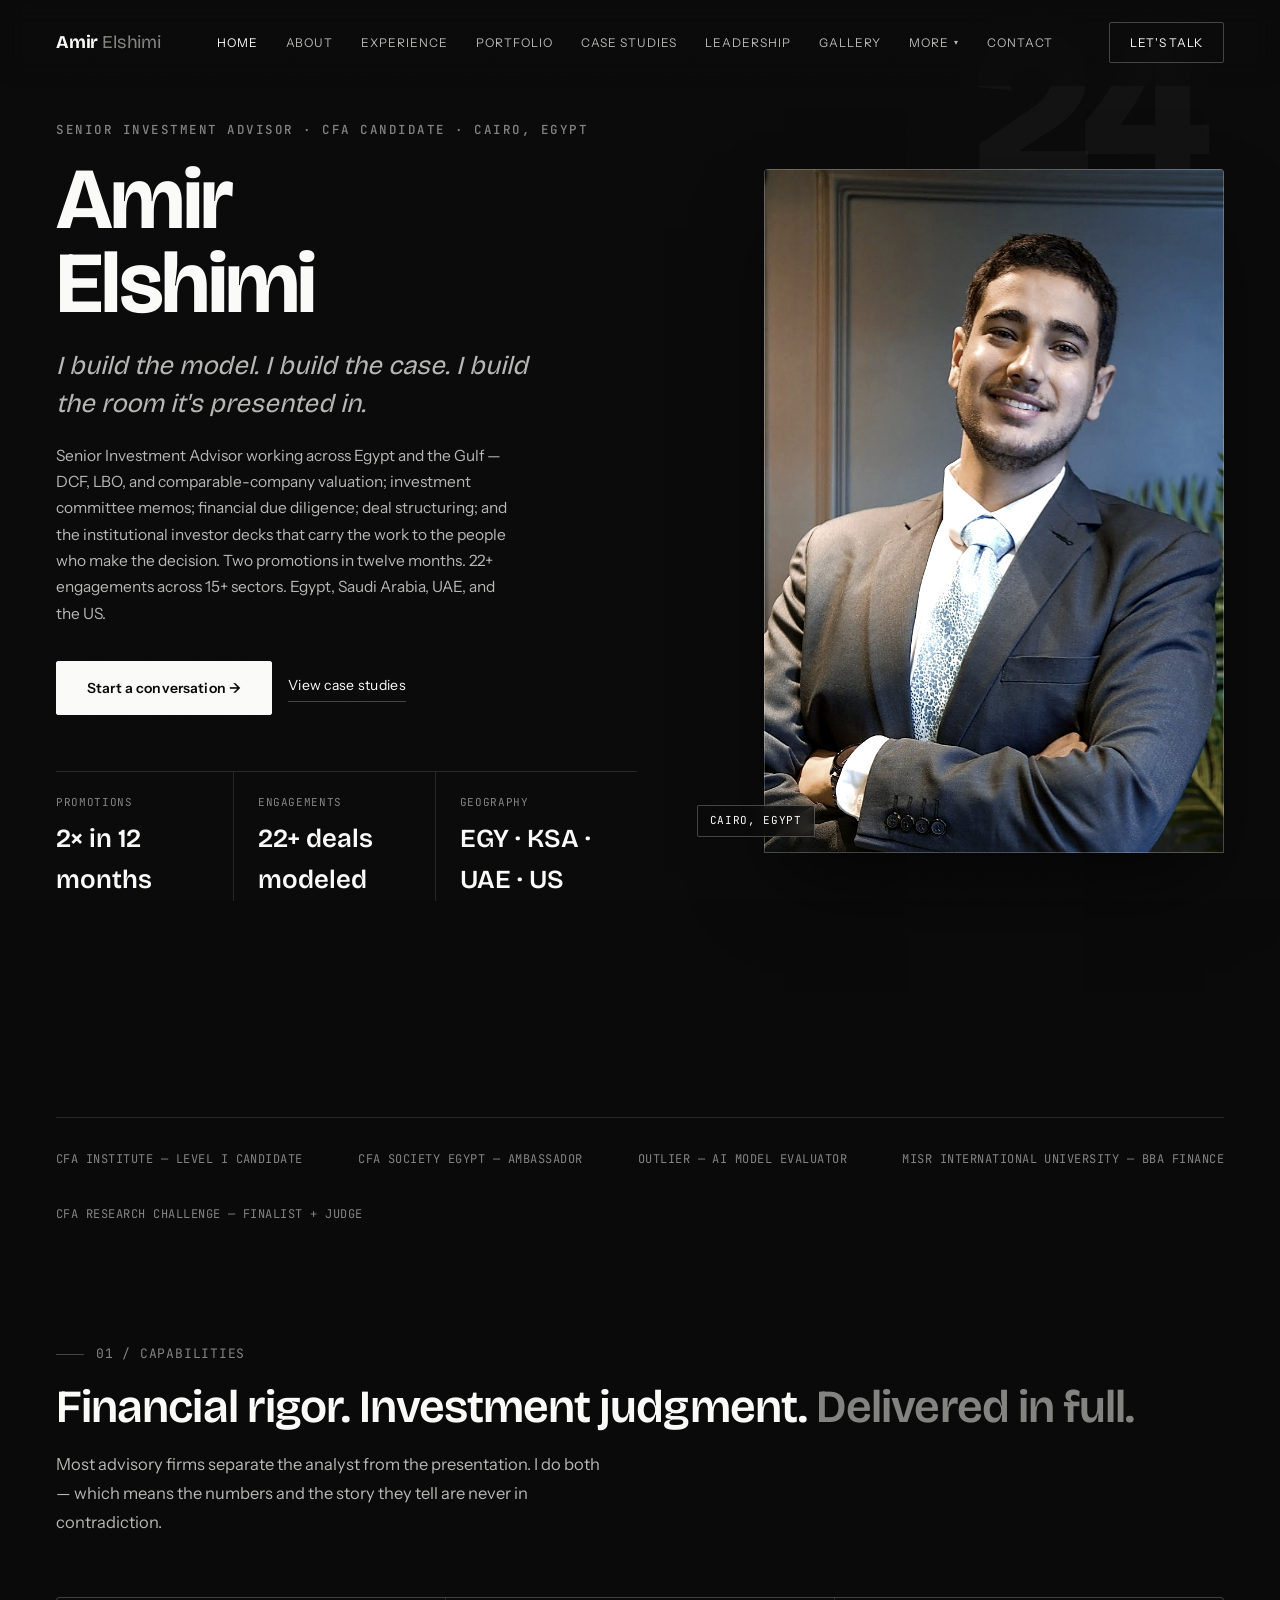
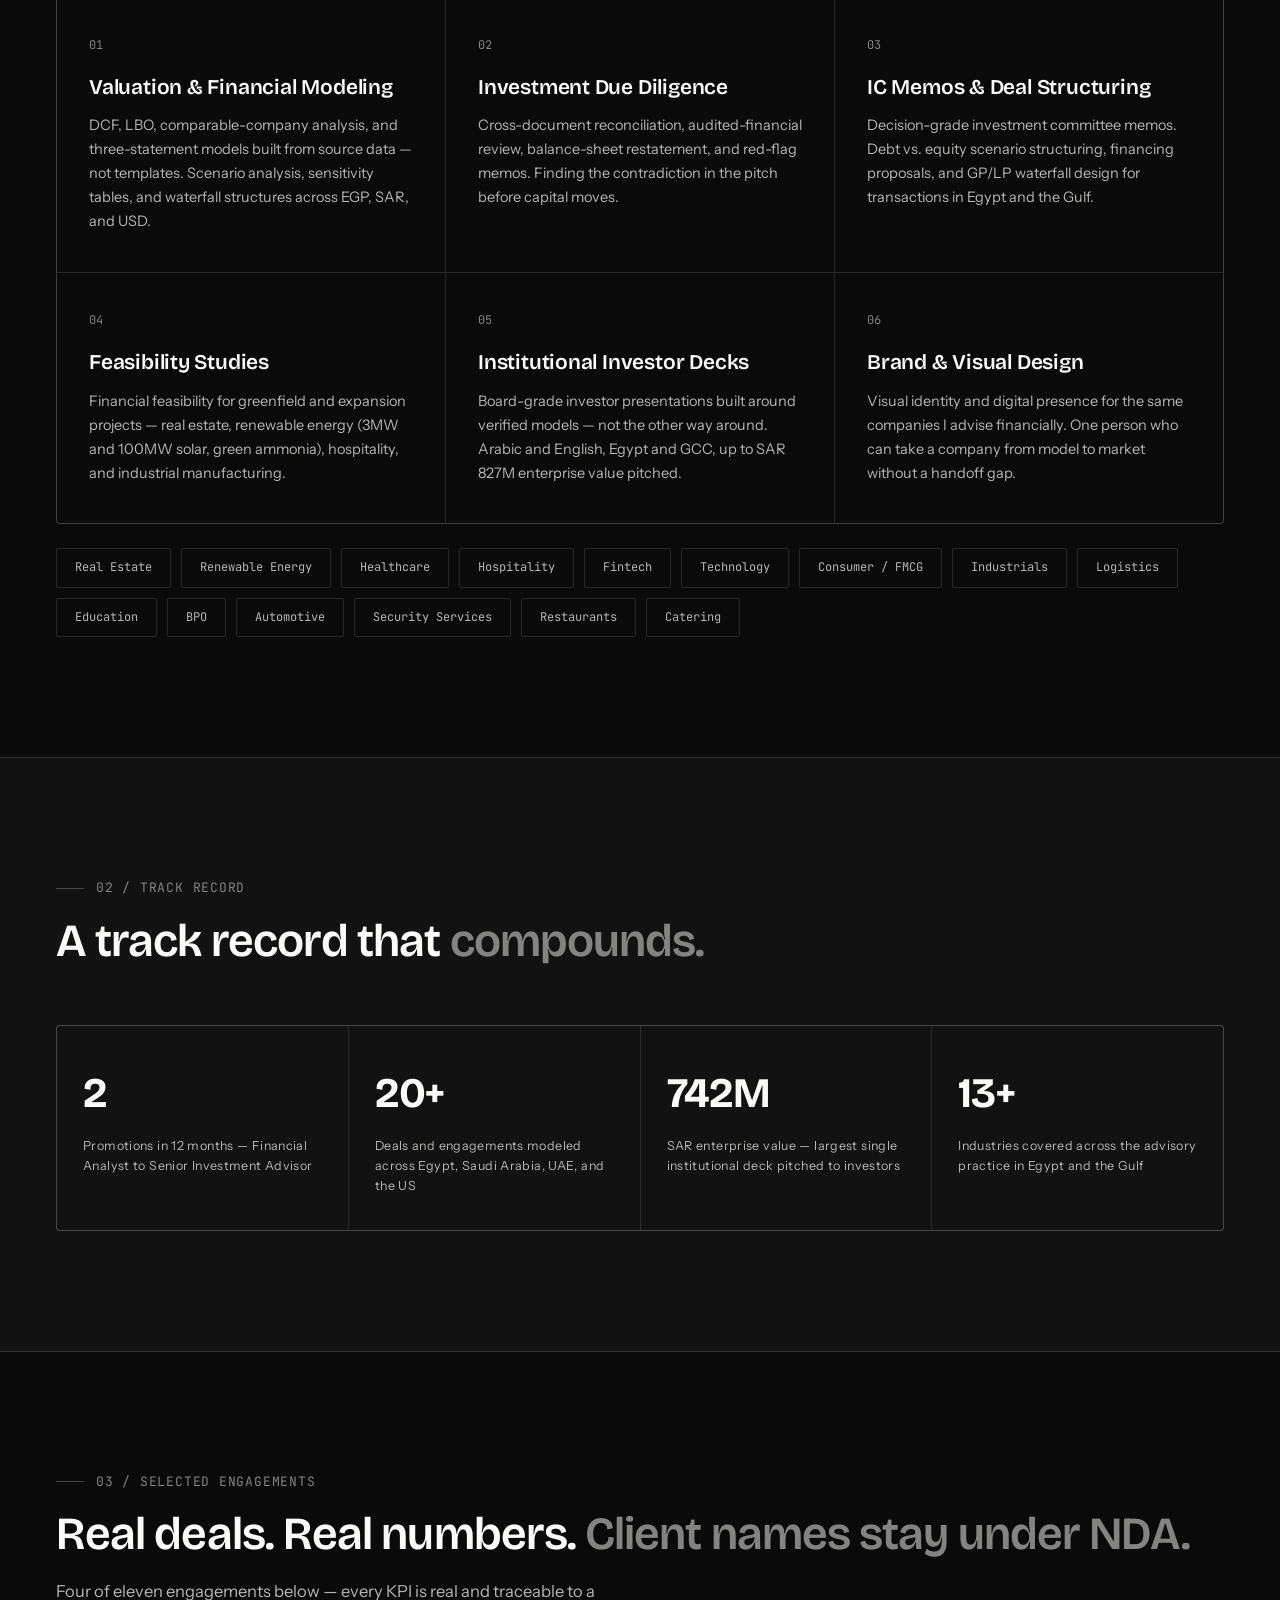
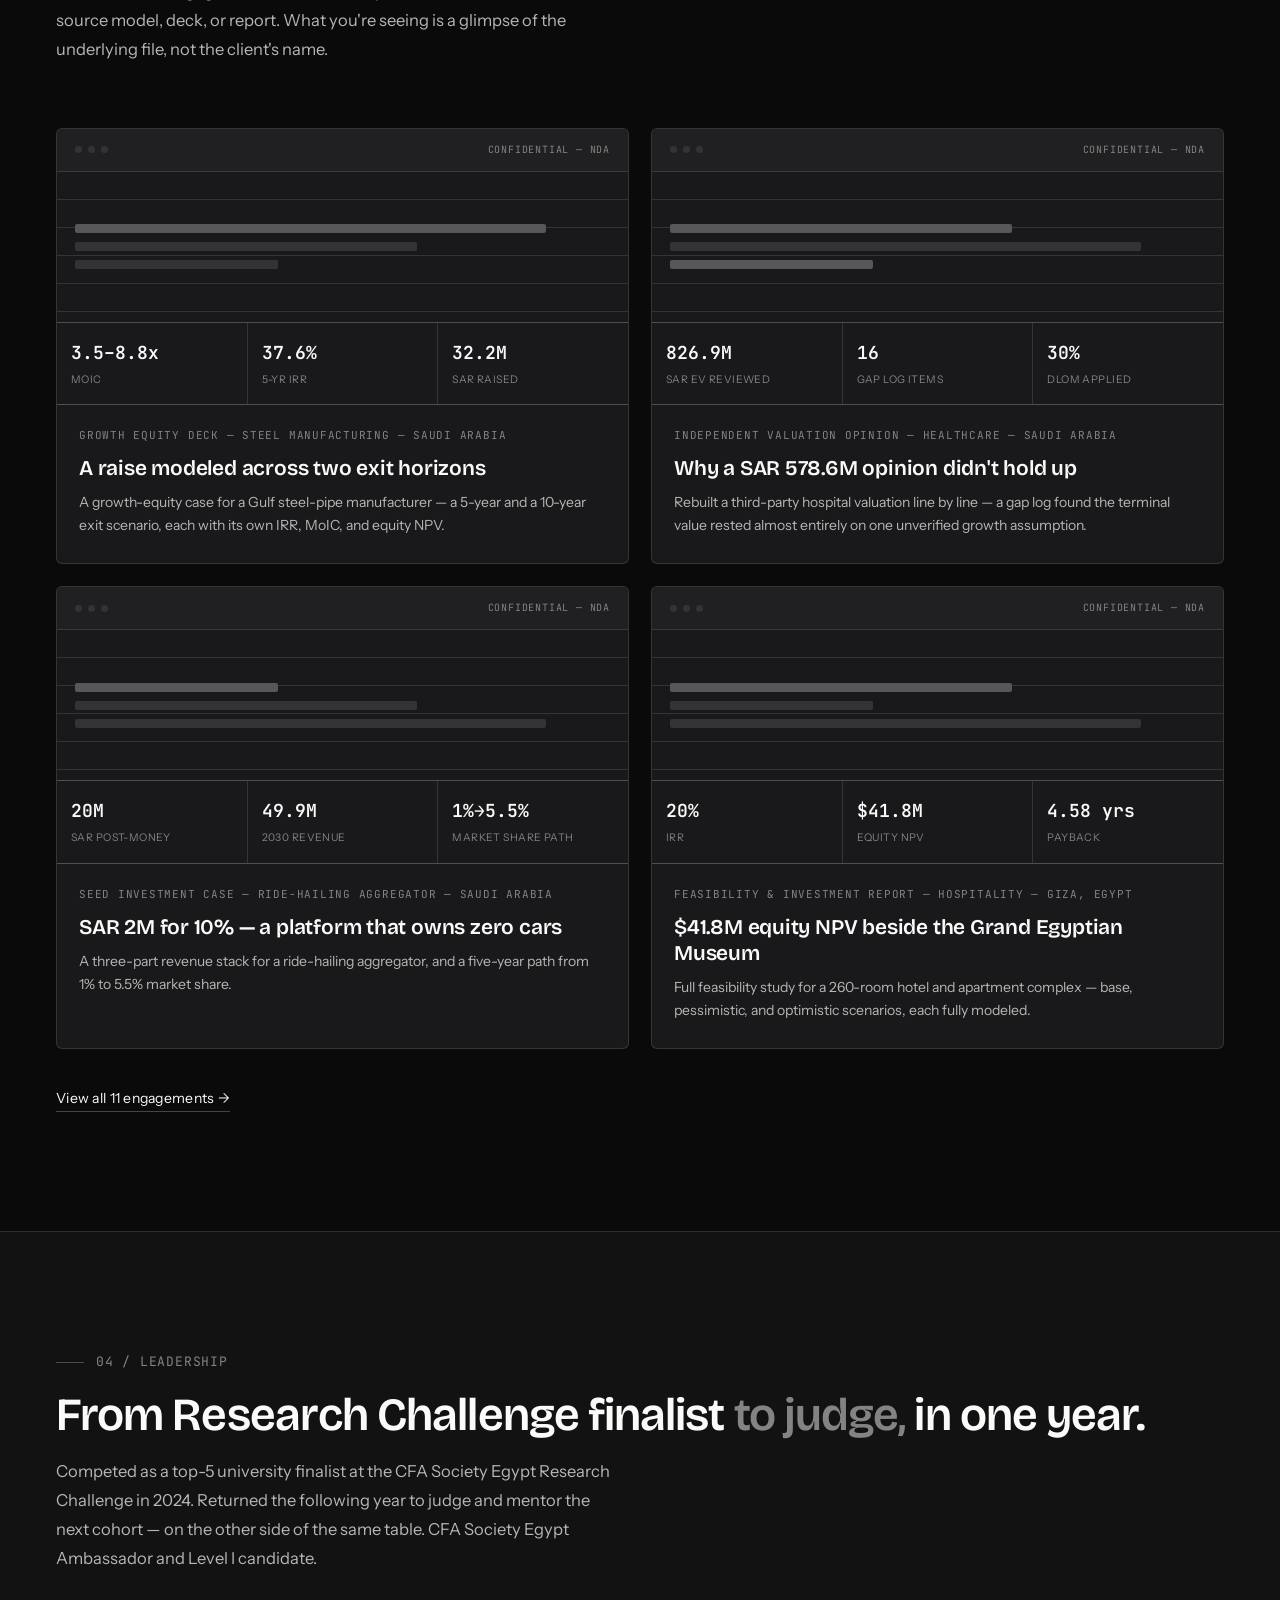
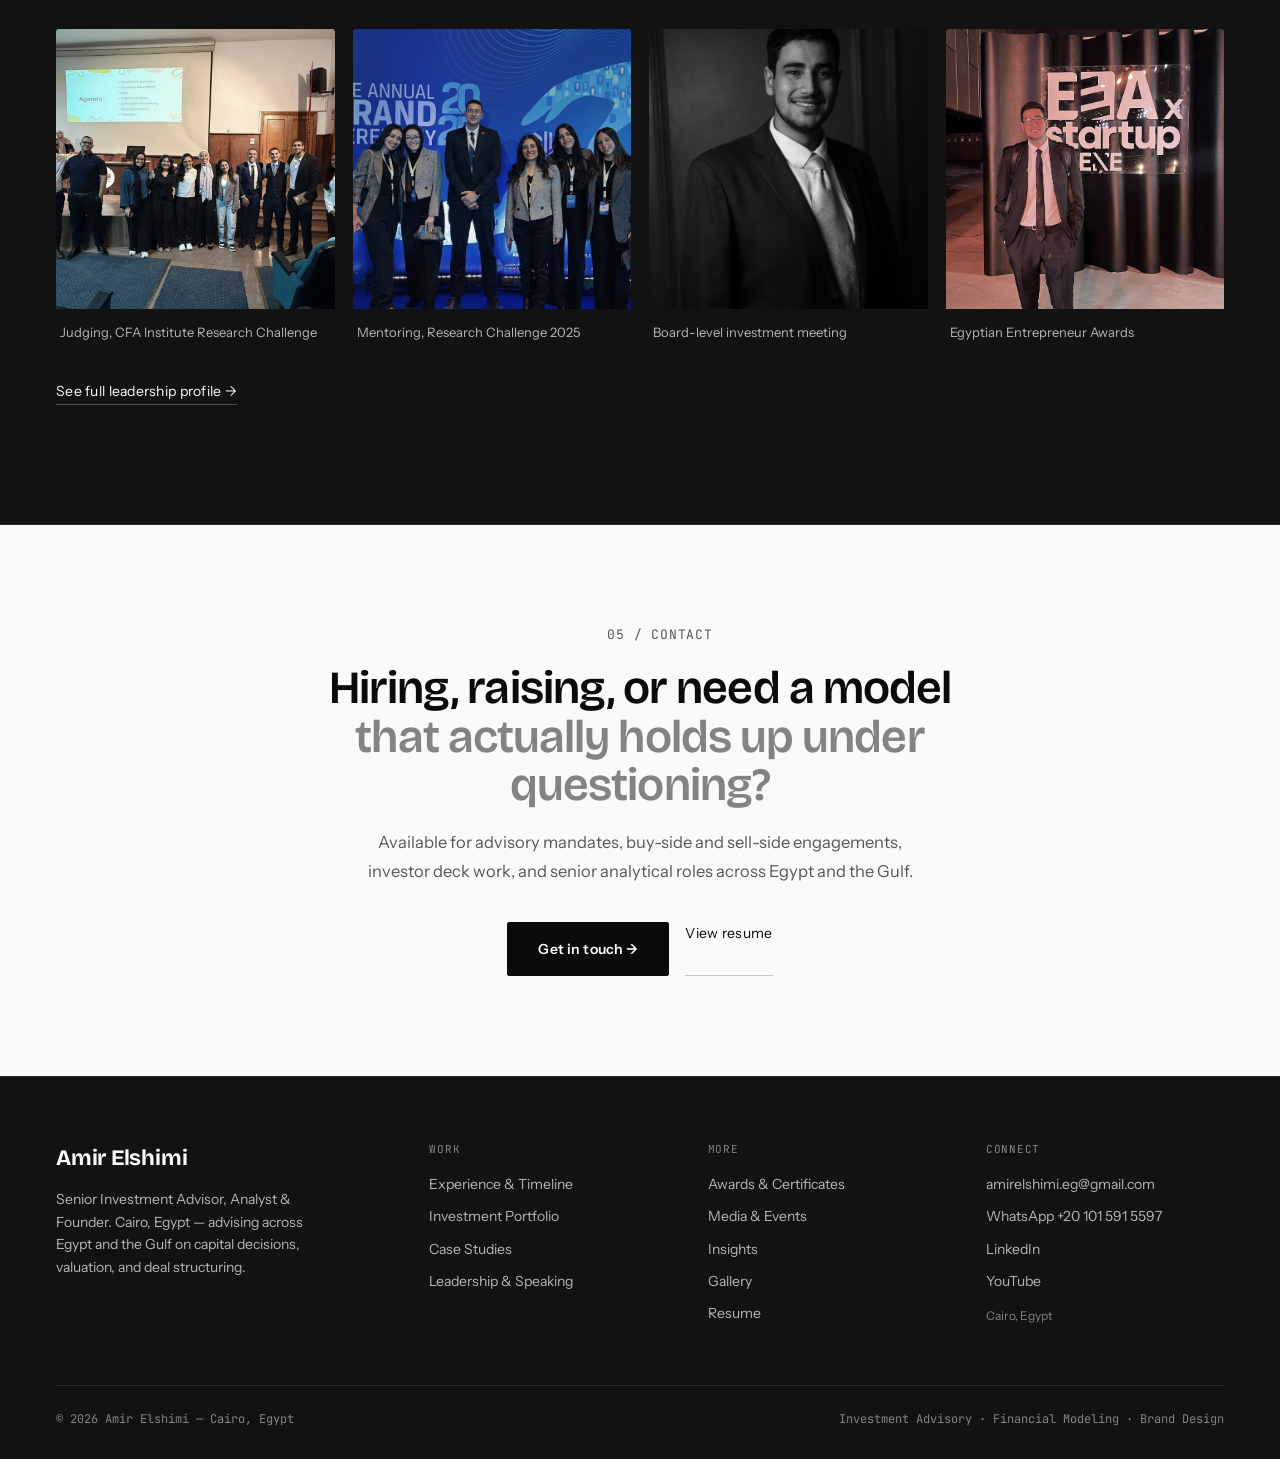
<file: index.html>
<!DOCTYPE html>
<html lang="en">
<head>
<meta charset="UTF-8">
<meta name="viewport" content="width=device-width, initial-scale=1.0">
<title>Amir Elshimi — Senior Investment Advisor, Financial Analyst & Founder | Cairo, Egypt</title>
<meta name="description" content="Amir Elshimi is a Senior Investment Advisor and financial analyst based in Cairo, Egypt. CFA Level I candidate. Specializes in DCF, LBO, and comparable-company valuation, investment due diligence, IC memos, and deal structuring across Egypt and the Gulf.">
<meta name="keywords" content="Amir Elshimi, investment advisor Cairo, financial analyst Egypt, DCF modeling, LBO analysis, CFA candidate Egypt, investment advisory Egypt Gulf, financial due diligence, valuation Egypt, مستشار استثماري">
<meta name="author" content="Amir Elshimi">
<meta name="robots" content="index, follow">
<link rel="canonical" href="https://amirmohamed148-pixel.github.io/amir-elshimi-site/index.html">
<meta property="og:title" content="Amir Elshimi — Senior Investment Advisor, Financial Analyst & Founder | Cairo, Egypt">
<meta property="og:description" content="Amir Elshimi is a Senior Investment Advisor and financial analyst based in Cairo, Egypt. CFA Level I candidate. Specializes in DCF, LBO, and comparable-company valuation, investment due diligence, IC memos, and deal structuring across Egypt and the Gulf.">
<meta property="og:image" content="https://amirmohamed148-pixel.github.io/amir-elshimi-site/assets/img/hero/hero-main.jpg">
<meta property="og:url" content="https://amirmohamed148-pixel.github.io/amir-elshimi-site/index.html">
<meta property="og:type" content="website">
<meta name="twitter:card" content="summary_large_image">
<meta name="twitter:title" content="Amir Elshimi — Senior Investment Advisor, Financial Analyst & Founder | Cairo, Egypt">
<meta name="twitter:description" content="Amir Elshimi is a Senior Investment Advisor and financial analyst based in Cairo, Egypt. CFA Level I candidate. Specializes in DCF, LBO, and comparable-company valuation, investment due diligence, IC memos, and deal structuring across Egypt and the Gulf.">
<meta name="twitter:image" content="https://amirmohamed148-pixel.github.io/amir-elshimi-site/assets/img/hero/hero-main.jpg">
<meta name="theme-color" content="#0A0A0B">
<link rel="stylesheet" href="assets/css/core.css">
<script type="application/ld+json">
{
  "@context": "https://schema.org",
  "@type": "Person",
  "name": "Amir Elshimi",
  "jobTitle": "Senior Investment Advisor",
  "description": "Investment advisor, financial analyst, and brand designer based in Cairo, Egypt. CFA Level I candidate.",
  "url": "https://amirmohamed148-pixel.github.io/amir-elshimi-site/",
  "image": "https://amirmohamed148-pixel.github.io/amir-elshimi-site/assets/img/hero/hero-main.jpg",
  "sameAs": ["https://www.linkedin.com/in/amir-elshimi-306a02215", "https://www.youtube.com/@amirelshimi"],
  "alumniOf": {"@type": "CollegeOrUniversity", "name": "Misr International University"},
  "knowsAbout": ["Financial Modeling", "DCF Valuation", "LBO Analysis", "Investment Due Diligence", "Investment Committee Memos", "Brand Design", "CFA"],
  "address": {"@type": "PostalAddress", "addressLocality": "Cairo", "addressCountry": "EG"},
  "email": "amirelshimi.eg@gmail.com",
  "telephone": "+201015915597"
}
</script>
<body>
<div class="grain"></div>
<header class="site-nav" id="siteNav">
  <div class="wrap nav-inner">
    <a href="index.html" class="nav-mark">Amir <span>Elshimi</span></a>
    <nav class="nav-links">
      <a href="index.html" class="active">Home</a>
      <a href="pages/about.html">About</a>
      <a href="pages/experience.html">Experience</a>
      <a href="pages/portfolio.html">Portfolio</a>
      <a href="pages/case-studies.html">Case Studies</a>
      <a href="pages/leadership.html">Leadership</a>
      <a href="pages/gallery.html">Gallery</a>
      <div class="nav-more">
        <button class="nav-more-label">More</button>
        <div class="nav-more-menu">
          <a href="pages/awards.html">Awards & Certificates</a>
          <a href="pages/media.html">Media & Events</a>
          <a href="pages/insights.html">Insights</a>
          <a href="pages/resume.html">Resume</a>
        </div>
      </div>
      <a href="pages/contact.html">Contact</a>
    </nav>
    <a href="pages/contact.html" class="nav-cta">Let's talk</a>
    <button class="nav-menu-btn" id="navMenuBtn" aria-label="Toggle menu" aria-expanded="false">
      <span></span><span></span><span></span>
    </button>
  </div>
</header>
<section class="hero" id="top">
  <div class="hero-ghost-num">24</div>
  <div class="wrap hero-grid">
    <div class="hero-copy">
      <div class="hero-eyebrow">Senior Investment Advisor · CFA Candidate · Cairo, Egypt</div>
      <h1 class="hero-name">
        <span class="line"><span>Amir</span></span>
        <span class="line"><span>Elshimi</span></span>
      </h1>
      <p class="hero-sub">I build the model. I build the case. I build the room it's presented in.</p>
      <p class="hero-desc">
        Senior Investment Advisor working across Egypt and the Gulf — DCF, LBO, and comparable-company
        valuation; investment committee memos; financial due diligence; deal structuring; and the
        institutional investor decks that carry the work to the people who make the decision.
        Two promotions in twelve months. 22+ engagements across 15+ sectors. Egypt, Saudi Arabia, UAE, and the US.
      </p>
      <div class="hero-actions">
        <a href="pages/contact.html" class="btn-primary">Start a conversation →</a>
        <a href="pages/case-studies.html" class="btn-ghost">View case studies</a>
      </div>
      <div class="stat-strip hero-stats">
        <div class="stat">
          <div class="stat-label">Promotions</div>
          <div class="stat-value">2× in 12 months</div>
        </div>
        <div class="stat">
          <div class="stat-label">Engagements</div>
          <div class="stat-value">22+ deals modeled</div>
        </div>
        <div class="stat">
          <div class="stat-label">Geography</div>
          <div class="stat-value">EGY · KSA · UAE · US</div>
        </div>
      </div>
    </div>
    <div class="hero-photo-wrap" id="heroPhotoWrap">
      <div class="hero-photo-frame" id="heroPhotoFrame">
        <img src="assets/img/hero/hero-main.jpg"
             alt="Amir Elshimi, Senior Investment Advisor, Cairo Egypt"
             width="460" height="690">
        <div class="frame-edge"></div>
      </div>
      <div class="hero-photo-tag">Cairo, Egypt</div>
    </div>
  </div>
</section>

<!-- Affiliation strip -->
<section class="section-dark" style="padding:40px 0 0;">
  <div class="wrap">
    <div class="org-strip">
      <div class="org-item">CFA INSTITUTE — LEVEL I CANDIDATE</div>
      <div class="org-item">CFA SOCIETY EGYPT — AMBASSADOR</div>
      <div class="org-item">OUTLIER — AI MODEL EVALUATOR</div>
      <div class="org-item">MISR INTERNATIONAL UNIVERSITY — BBA FINANCE</div>
      <div class="org-item">CFA RESEARCH CHALLENGE — FINALIST + JUDGE</div>
    </div>
  </div>
</section>

<!-- What I do -->
<section class="section-dark" id="services">
  <div class="wrap">
    <div class="section-num reveal">01 / CAPABILITIES</div>
    <h2 class="h2 reveal">Financial rigor. Investment judgment. <em>Delivered in full.</em></h2>
    <p class="lead reveal">
      Most advisory firms separate the analyst from the presentation. I do both — which means
      the numbers and the story they tell are never in contradiction.
    </p>
    <div class="grid-3 reveal">
      <div class="cell">
        <div class="cell-num">01</div>
        <div class="cell-title">Valuation &amp; Financial Modeling</div>
        <div class="cell-desc">DCF, LBO, comparable-company analysis, and three-statement models built from source data — not templates. Scenario analysis, sensitivity tables, and waterfall structures across EGP, SAR, and USD.</div>
      </div>
      <div class="cell">
        <div class="cell-num">02</div>
        <div class="cell-title">Investment Due Diligence</div>
        <div class="cell-desc">Cross-document reconciliation, audited-financial review, balance-sheet restatement, and red-flag memos. Finding the contradiction in the pitch before capital moves.</div>
      </div>
      <div class="cell">
        <div class="cell-num">03</div>
        <div class="cell-title">IC Memos &amp; Deal Structuring</div>
        <div class="cell-desc">Decision-grade investment committee memos. Debt vs. equity scenario structuring, financing proposals, and GP/LP waterfall design for transactions in Egypt and the Gulf.</div>
      </div>
      <div class="cell">
        <div class="cell-num">04</div>
        <div class="cell-title">Feasibility Studies</div>
        <div class="cell-desc">Financial feasibility for greenfield and expansion projects — real estate, renewable energy (3MW and 100MW solar, green ammonia), hospitality, and industrial manufacturing.</div>
      </div>
      <div class="cell">
        <div class="cell-num">05</div>
        <div class="cell-title">Institutional Investor Decks</div>
        <div class="cell-desc">Board-grade investor presentations built around verified models — not the other way around. Arabic and English, Egypt and GCC, up to SAR 827M enterprise value pitched.</div>
      </div>
      <div class="cell">
        <div class="cell-num">06</div>
        <div class="cell-title">Brand &amp; Visual Design</div>
        <div class="cell-desc">Visual identity and digital presence for the same companies I advise financially. One person who can take a company from model to market without a handoff gap.</div>
      </div>
    </div>
    <div class="chip-row reveal">
      <span class="chip">Real Estate</span>
      <span class="chip">Renewable Energy</span>
      <span class="chip">Healthcare</span>
      <span class="chip">Hospitality</span>
      <span class="chip">Fintech</span>
      <span class="chip">Technology</span>
      <span class="chip">Consumer / FMCG</span>
      <span class="chip">Industrials</span>
      <span class="chip">Logistics</span>
      <span class="chip">Education</span>
      <span class="chip">BPO</span>
      <span class="chip">Automotive</span>
      <span class="chip">Security Services</span>
      <span class="chip">Restaurants</span>
      <span class="chip">Catering</span>
    </div>
  </div>
</section>

<!-- Counters -->
<section class="section-soft">
  <div class="wrap">
    <div class="section-num reveal">02 / TRACK RECORD</div>
    <h2 class="h2 reveal">A track record that <em>compounds.</em></h2>
    <div class="counter-row reveal">
      <div class="counter-cell">
        <div class="counter-num">
          <span data-count="2">0</span><span class="suffix"></span>
        </div>
        <div class="counter-label">Promotions in 12 months — Financial Analyst to Senior Investment Advisor</div>
      </div>
      <div class="counter-cell">
        <div class="counter-num">
          <span data-count="22" data-suffix="+">0</span>
        </div>
        <div class="counter-label">Deals and engagements modeled across Egypt, Saudi Arabia, UAE, and the US</div>
      </div>
      <div class="counter-cell">
        <div class="counter-num">
          <span data-count="827" data-suffix="M">0</span>
        </div>
        <div class="counter-label">SAR enterprise value — largest single institutional deck pitched to investors</div>
      </div>
      <div class="counter-cell">
        <div class="counter-num">
          <span data-count="15" data-suffix="+">0</span>
        </div>
        <div class="counter-label">Industries covered across the advisory practice in Egypt and the Gulf</div>
      </div>
    </div>
  </div>
</section>

<!-- Featured case studies — NDA-safe glimpse format -->
<section class="section-dark" id="work">
  <div class="wrap">
    <div class="section-num reveal">03 / SELECTED ENGAGEMENTS</div>
    <h2 class="h2 reveal">Real deals. Real numbers. <em>Client names stay under NDA.</em></h2>
    <p class="lead reveal">
      Four of eleven engagements below — every KPI is real and traceable to a source model, deck, or report.
      What you're seeing is a glimpse of the underlying file, not the client's name.
    </p>
    <div class="glimpse-grid reveal">
      <a href="pages/case-studies.html#case-01" class="glimpse-card">
        <div class="glimpse-chrome">
          <div class="glimpse-dots"><span></span><span></span><span></span></div>
          <div class="glimpse-conf">Confidential — NDA</div>
        </div>
        <div class="glimpse-mock">
          <div class="glimpse-bar redact long"></div>
          <div class="glimpse-bar med"></div>
          <div class="glimpse-bar short"></div>
        </div>
        <div class="glimpse-kpis">
          <div class="glimpse-kpi"><div class="glimpse-kpi-num">3.5–8.8x</div><div class="glimpse-kpi-label">MoIC</div></div>
          <div class="glimpse-kpi"><div class="glimpse-kpi-num">37.6%</div><div class="glimpse-kpi-label">5-yr IRR</div></div>
          <div class="glimpse-kpi"><div class="glimpse-kpi-num">32.2M</div><div class="glimpse-kpi-label">SAR raised</div></div>
        </div>
        <div class="glimpse-body">
          <div class="glimpse-sector">Growth Equity Deck — Steel Manufacturing — Saudi Arabia</div>
          <div class="glimpse-title">A raise modeled across two exit horizons</div>
          <div class="glimpse-desc">A growth-equity case for a Gulf steel-pipe manufacturer — a 5-year and a 10-year exit scenario, each with its own IRR, MoIC, and equity NPV.</div>
        </div>
      </a>
      <a href="pages/case-studies.html#case-02" class="glimpse-card">
        <div class="glimpse-chrome">
          <div class="glimpse-dots"><span></span><span></span><span></span></div>
          <div class="glimpse-conf">Confidential — NDA</div>
        </div>
        <div class="glimpse-mock">
          <div class="glimpse-bar redact med"></div>
          <div class="glimpse-bar long"></div>
          <div class="glimpse-bar redact short"></div>
        </div>
        <div class="glimpse-kpis">
          <div class="glimpse-kpi"><div class="glimpse-kpi-num">826.9M</div><div class="glimpse-kpi-label">SAR EV reviewed</div></div>
          <div class="glimpse-kpi"><div class="glimpse-kpi-num">16</div><div class="glimpse-kpi-label">Gap log items</div></div>
          <div class="glimpse-kpi"><div class="glimpse-kpi-num">30%</div><div class="glimpse-kpi-label">DLOM applied</div></div>
        </div>
        <div class="glimpse-body">
          <div class="glimpse-sector">Independent Valuation Opinion — Healthcare — Saudi Arabia</div>
          <div class="glimpse-title">Why a SAR 578.6M opinion didn't hold up</div>
          <div class="glimpse-desc">Rebuilt a third-party hospital valuation line by line — a gap log found the terminal value rested almost entirely on one unverified growth assumption.</div>
        </div>
      </a>
      <a href="pages/case-studies.html#case-04" class="glimpse-card">
        <div class="glimpse-chrome">
          <div class="glimpse-dots"><span></span><span></span><span></span></div>
          <div class="glimpse-conf">Confidential — NDA</div>
        </div>
        <div class="glimpse-mock">
          <div class="glimpse-bar redact short"></div>
          <div class="glimpse-bar med"></div>
          <div class="glimpse-bar long"></div>
        </div>
        <div class="glimpse-kpis">
          <div class="glimpse-kpi"><div class="glimpse-kpi-num">20M</div><div class="glimpse-kpi-label">SAR post-money</div></div>
          <div class="glimpse-kpi"><div class="glimpse-kpi-num">49.9M</div><div class="glimpse-kpi-label">2030 revenue</div></div>
          <div class="glimpse-kpi"><div class="glimpse-kpi-num">1%→5.5%</div><div class="glimpse-kpi-label">Market share path</div></div>
        </div>
        <div class="glimpse-body">
          <div class="glimpse-sector">Seed Investment Case — Ride-Hailing Aggregator — Saudi Arabia</div>
          <div class="glimpse-title">SAR 2M for 10% — a platform that owns zero cars</div>
          <div class="glimpse-desc">A three-part revenue stack for a ride-hailing aggregator, and a five-year path from 1% to 5.5% market share.</div>
        </div>
      </a>
      <a href="pages/case-studies.html#case-05" class="glimpse-card">
        <div class="glimpse-chrome">
          <div class="glimpse-dots"><span></span><span></span><span></span></div>
          <div class="glimpse-conf">Confidential — NDA</div>
        </div>
        <div class="glimpse-mock">
          <div class="glimpse-bar redact med"></div>
          <div class="glimpse-bar short"></div>
          <div class="glimpse-bar long"></div>
        </div>
        <div class="glimpse-kpis">
          <div class="glimpse-kpi"><div class="glimpse-kpi-num">20%</div><div class="glimpse-kpi-label">IRR</div></div>
          <div class="glimpse-kpi"><div class="glimpse-kpi-num">$41.8M</div><div class="glimpse-kpi-label">Equity NPV</div></div>
          <div class="glimpse-kpi"><div class="glimpse-kpi-num">4.58 yrs</div><div class="glimpse-kpi-label">Payback</div></div>
        </div>
        <div class="glimpse-body">
          <div class="glimpse-sector">Feasibility &amp; Investment Report — Hospitality — Giza, Egypt</div>
          <div class="glimpse-title">$41.8M equity NPV beside the Grand Egyptian Museum</div>
          <div class="glimpse-desc">Full feasibility study for a 260-room hotel and apartment complex — base, pessimistic, and optimistic scenarios, each fully modeled.</div>
        </div>
      </a>
    </div>
    <div style="margin-top:36px;" class="reveal">
      <a href="pages/case-studies.html" class="btn-ghost">View all 11 engagements →</a>
    </div>
  </div>
</section>

<!-- Leadership highlight -->
<section class="section-soft">
  <div class="wrap">
    <div class="section-num reveal">04 / LEADERSHIP</div>
    <h2 class="h2 reveal">From Research Challenge finalist <em>to judge,</em> in one year.</h2>
    <p class="lead reveal">
      Competed as a top-5 university finalist at the CFA Society Egypt Research Challenge in 2024.
      Returned the following year to judge and mentor the next cohort — on the other side of the same table.
      CFA Society Egypt Ambassador and Level I candidate.
    </p>
    <div class="people-strip reveal">
      <div class="people-card">
        <img src="assets/img/judging/judge-cfa-rc-1.jpg" alt="Amir Elshimi judging the CFA Research Challenge">
        <div class="people-card-cap">Judging, CFA Institute Research Challenge</div>
      </div>
      <div class="people-card">
        <img src="assets/img/judging/mentor-cfa-rc-2025.jpg" alt="Amir Elshimi mentoring at CFA Research Challenge 2025">
        <div class="people-card-cap">Mentoring, Research Challenge 2025</div>
      </div>
      <div class="people-card">
        <img src="assets/img/leadership/board-meeting.jpg" alt="Amir Elshimi at a board meeting">
        <div class="people-card-cap">Board-level investment meeting</div>
      </div>
      <div class="people-card">
        <img src="assets/img/events/entrepreneur-awards.jpg" alt="Egyptian Entrepreneur Awards">
        <div class="people-card-cap">Egyptian Entrepreneur Awards</div>
      </div>
    </div>
    <div style="margin-top:36px;" class="reveal">
      <a href="pages/leadership.html" class="btn-ghost">See full leadership profile →</a>
    </div>
  </div>
</section>

<!-- CTA -->
<section class="section-paper" style="text-align:center; padding:100px 0;">
  <div class="wrap">
    <div class="section-num reveal" style="justify-content:center;">05 / CONTACT</div>
    <h2 class="h2 reveal" style="margin:16px auto 0;max-width:700px;">
      Hiring, raising, or need a model<br><em>that actually holds up under questioning?</em>
    </h2>
    <p class="lead reveal" style="margin:18px auto 0;">
      Available for advisory mandates, buy-side and sell-side engagements, investor deck work,
      and senior analytical roles across Egypt and the Gulf.
    </p>
    <div class="reveal" style="margin-top:36px;display:flex;gap:16px;justify-content:center;flex-wrap:wrap;">
      <a href="pages/contact.html" class="btn-primary">Get in touch →</a>
      <a href="pages/resume.html" class="btn-ghost">View resume</a>
    </div>
  </div>
</section>
<footer>
  <div class="wrap">
    <div class="footer-grid">
      <div>
        <div class="footer-brand">Amir Elshimi</div>
        <p class="footer-tag">Senior Investment Advisor, Analyst &amp; Founder. Cairo, Egypt — advising across Egypt and the Gulf on capital decisions, valuation, and deal structuring.</p>
      </div>
      <div class="footer-col">
        <div class="footer-col-title">Work</div>
        <a href="pages/experience.html">Experience &amp; Timeline</a>
        <a href="pages/portfolio.html">Investment Portfolio</a>
        <a href="pages/case-studies.html">Case Studies</a>
        <a href="pages/leadership.html">Leadership &amp; Speaking</a>
      </div>
      <div class="footer-col">
        <div class="footer-col-title">More</div>
        <a href="pages/awards.html">Awards &amp; Certificates</a>
        <a href="pages/media.html">Media &amp; Events</a>
        <a href="pages/insights.html">Insights</a>
        <a href="pages/gallery.html">Gallery</a>
        <a href="pages/resume.html">Resume</a>
      </div>
      <div class="footer-col">
        <div class="footer-col-title">Connect</div>
        <a href="mailto:amirelshimi.eg@gmail.com">amirelshimi.eg@gmail.com</a>
        <a href="https://wa.me/201015915597" target="_blank" rel="noopener">WhatsApp +20 101 591 5597</a>
        <a href="https://www.linkedin.com/in/amir-elshimi-306a02215" target="_blank" rel="noopener">LinkedIn</a>
        <a href="https://www.youtube.com/@amirelshimi" target="_blank" rel="noopener">YouTube</a>
        <span style="color:var(--gray-500);font-size:12px">Cairo, Egypt</span>
      </div>
    </div>
    <div class="footer-bottom">
      <span>© <span id="year"></span> Amir Elshimi — Cairo, Egypt</span>
      <span>Investment Advisory · Financial Modeling · Brand Design</span>
    </div>
  </div>
</footer>
<script src="assets/js/core.js"></script>
</body>
</html>
</file>
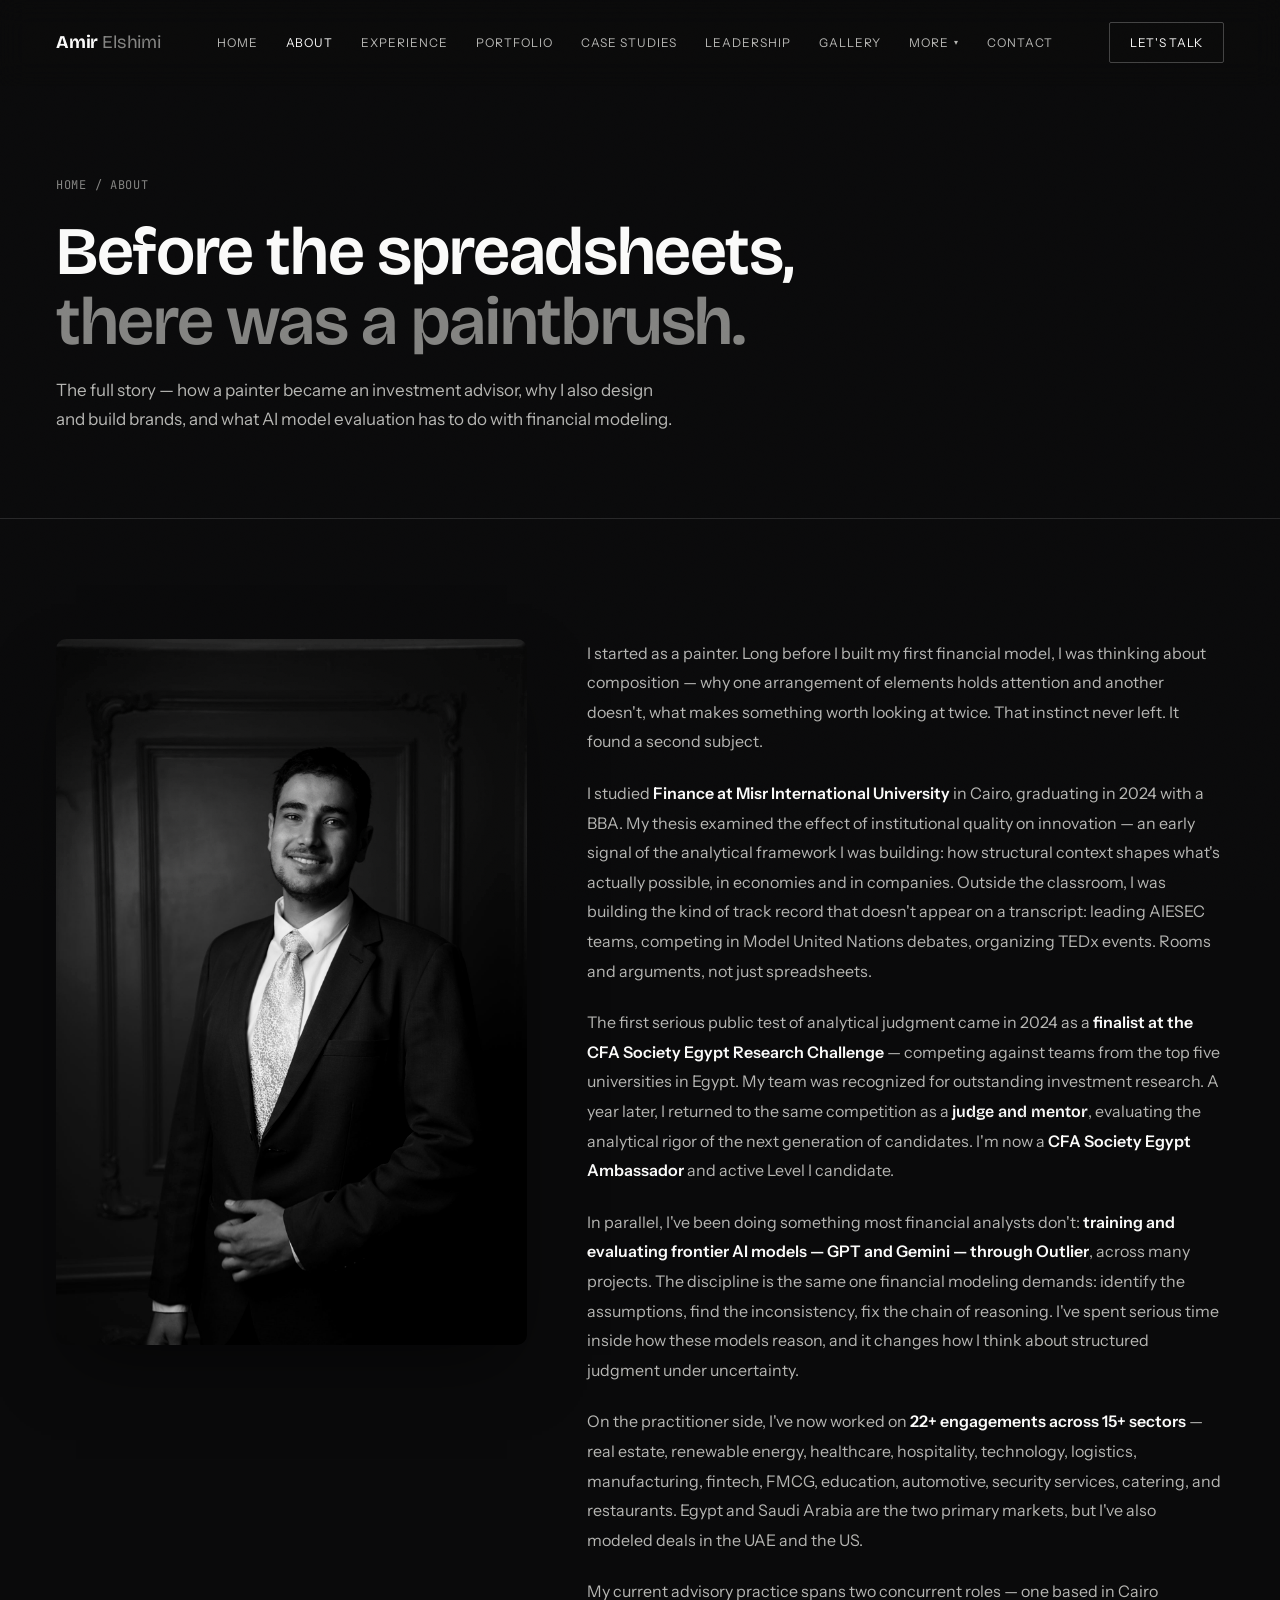
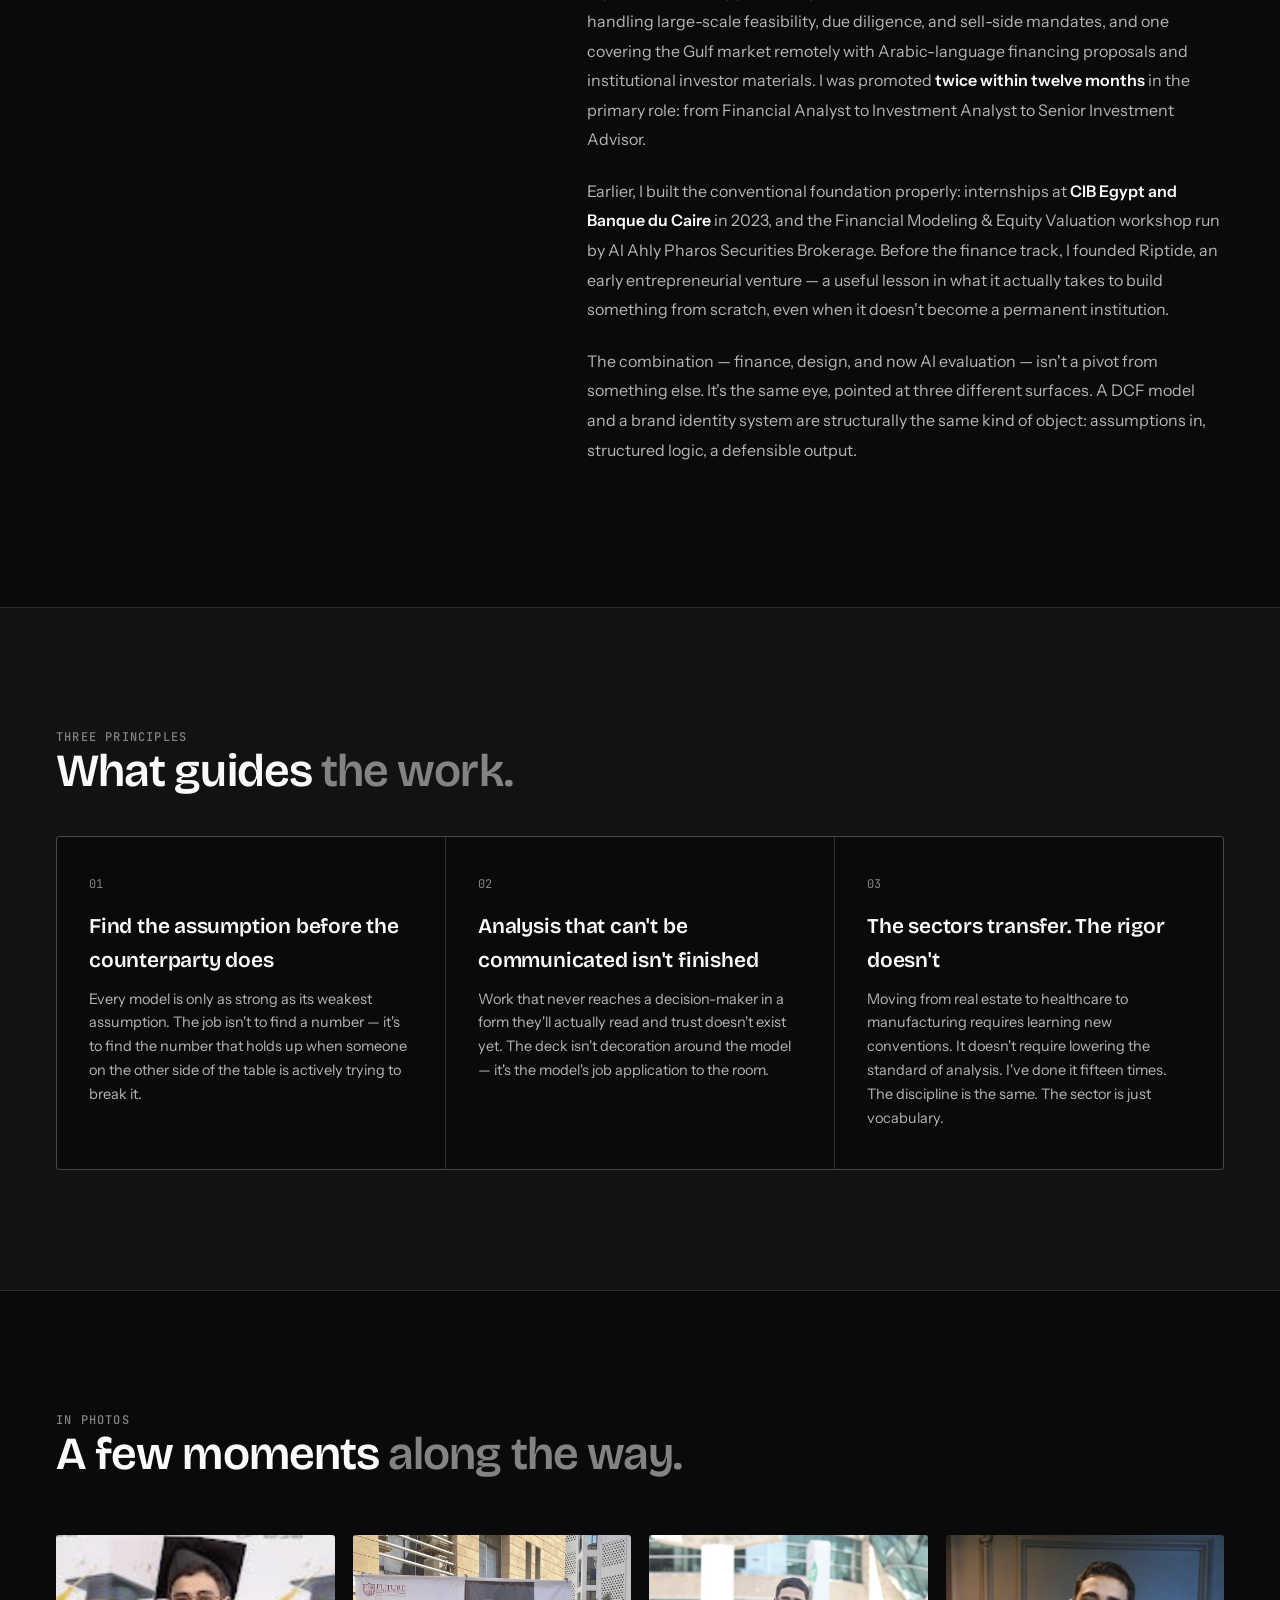
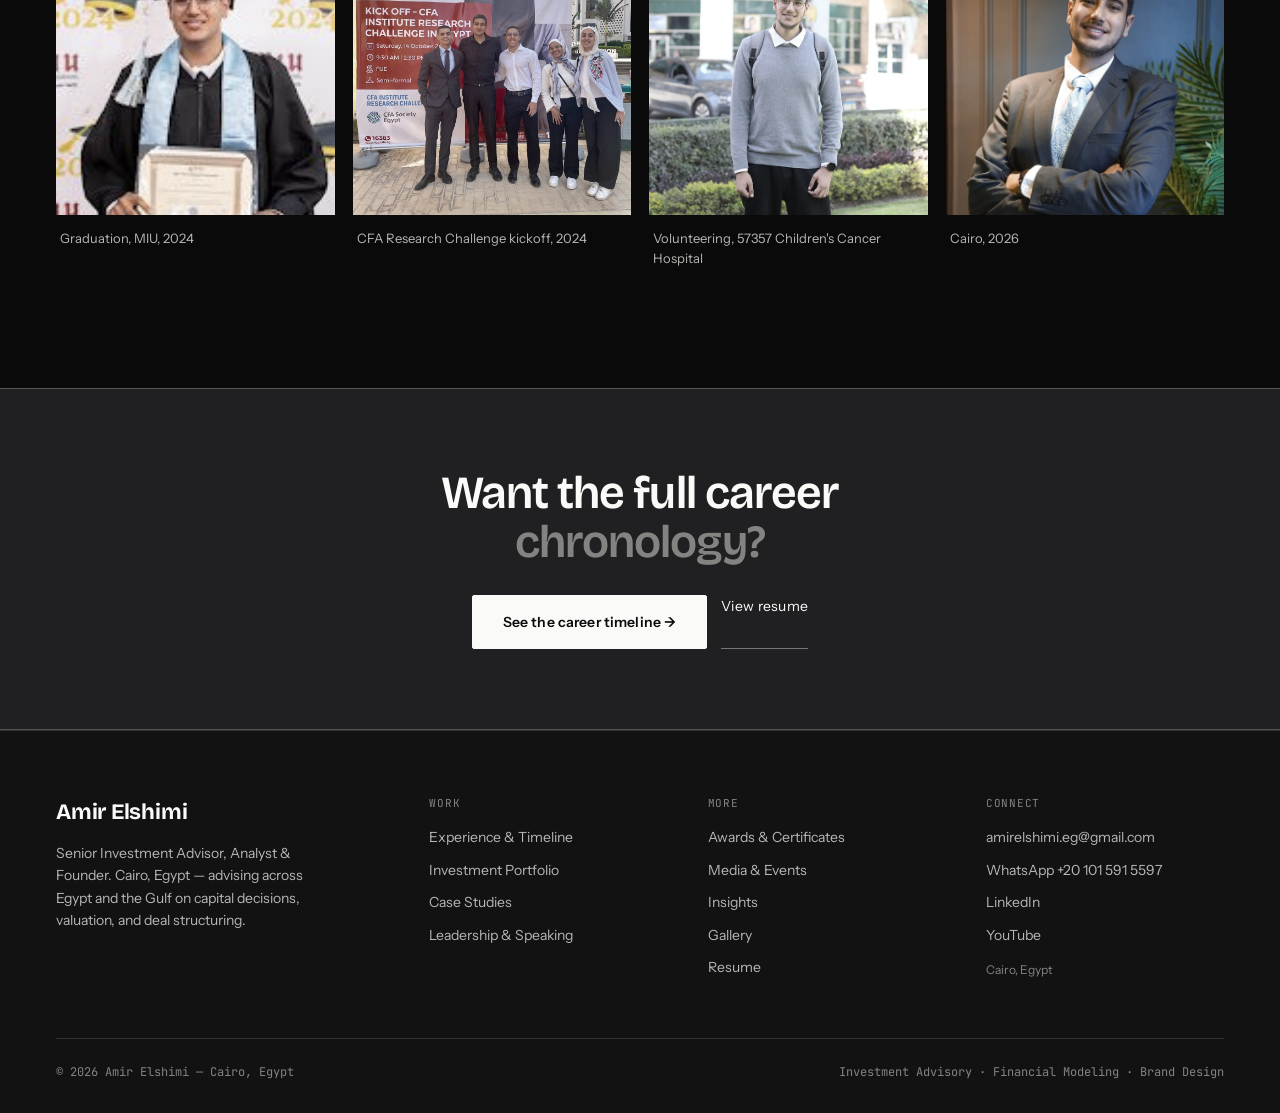
<file: pages/about.html>
<!DOCTYPE html>
<html lang="en">
<head>
<meta charset="UTF-8">
<meta name="viewport" content="width=device-width, initial-scale=1.0">
<title>About Amir Elshimi — Investment Advisor, Analyst & Founder | Cairo</title>
<meta name="description" content="The story behind Amir Elshimi — from painting and early tech to finance, investment advisory across Egypt and the Gulf, and AI model evaluation. BBA Finance, MIU. CFA Level I candidate.">
<meta name="keywords" content="Amir Elshimi, investment advisor Cairo, financial analyst Egypt, DCF modeling, LBO analysis, CFA candidate Egypt, investment advisory Egypt Gulf, financial due diligence, valuation Egypt, مستشار استثماري">
<meta name="author" content="Amir Elshimi">
<meta name="robots" content="index, follow">
<link rel="canonical" href="https://amirmohamed148-pixel.github.io/amir-elshimi-site/pages/about.html">
<meta property="og:title" content="About Amir Elshimi — Investment Advisor, Analyst & Founder | Cairo">
<meta property="og:description" content="The story behind Amir Elshimi — from painting and early tech to finance, investment advisory across Egypt and the Gulf, and AI model evaluation. BBA Finance, MIU. CFA Level I candidate.">
<meta property="og:image" content="https://amirmohamed148-pixel.github.io/amir-elshimi-site/assets/img/hero/hero-main.jpg">
<meta property="og:url" content="https://amirmohamed148-pixel.github.io/amir-elshimi-site/pages/about.html">
<meta property="og:type" content="website">
<meta name="twitter:card" content="summary_large_image">
<meta name="twitter:title" content="About Amir Elshimi — Investment Advisor, Analyst & Founder | Cairo">
<meta name="twitter:description" content="The story behind Amir Elshimi — from painting and early tech to finance, investment advisory across Egypt and the Gulf, and AI model evaluation. BBA Finance, MIU. CFA Level I candidate.">
<meta name="twitter:image" content="https://amirmohamed148-pixel.github.io/amir-elshimi-site/assets/img/hero/hero-main.jpg">
<meta name="theme-color" content="#0A0A0B">
<link rel="stylesheet" href="../assets/css/core.css">

<body>
<div class="grain"></div>
<header class="site-nav" id="siteNav">
  <div class="wrap nav-inner">
    <a href="../index.html" class="nav-mark">Amir <span>Elshimi</span></a>
    <nav class="nav-links">
      <a href="../index.html">Home</a>
      <a href="about.html" class="active">About</a>
      <a href="experience.html">Experience</a>
      <a href="portfolio.html">Portfolio</a>
      <a href="case-studies.html">Case Studies</a>
      <a href="leadership.html">Leadership</a>
      <a href="gallery.html">Gallery</a>
      <div class="nav-more">
        <button class="nav-more-label">More</button>
        <div class="nav-more-menu">
          <a href="../pages/awards.html">Awards & Certificates</a>
          <a href="../pages/media.html">Media & Events</a>
          <a href="../pages/insights.html">Insights</a>
          <a href="../pages/resume.html">Resume</a>
        </div>
      </div>
      <a href="contact.html">Contact</a>
    </nav>
    <a href="contact.html" class="nav-cta">Let's talk</a>
    <button class="nav-menu-btn" id="navMenuBtn" aria-label="Toggle menu" aria-expanded="false">
      <span></span><span></span><span></span>
    </button>
  </div>
</header>
<section class="page-hero">
  <div class="wrap">
    <div class="breadcrumb"><a href="../index.html">Home</a> / About</div>
    <h1 class="page-title">Before the spreadsheets, <em>there was a paintbrush.</em></h1>
    <p class="page-sub">The full story — how a painter became an investment advisor, why I also design and build brands, and what AI model evaluation has to do with financial modeling.</p>
  </div>
</section>

<section class="section-dark">
  <div class="wrap">
    <div style="display:grid;grid-template-columns:0.85fr 1.15fr;gap:60px;align-items:start;" class="reveal story-layout">
      <div style="position:sticky;top:120px;border-radius:10px;overflow:hidden;box-shadow:0 30px 70px -20px rgba(0,0,0,0.55);">
        <img src="../assets/img/executive/portrait-crossed-arms.jpg"
             alt="Amir Elshimi, investment advisor and financial analyst, Cairo Egypt"
             style="width:100%;display:block;filter:grayscale(0.1) contrast(1.04);">
      </div>
      <div class="story-text">
        <p>I started as a painter. Long before I built my first financial model, I was thinking about composition — why one arrangement of elements holds attention and another doesn't, what makes something worth looking at twice. That instinct never left. It found a second subject.</p>
        <p>I studied <strong>Finance at Misr International University</strong> in Cairo, graduating in 2024 with a BBA. My thesis examined the effect of institutional quality on innovation — an early signal of the analytical framework I was building: how structural context shapes what's actually possible, in economies and in companies. Outside the classroom, I was building the kind of track record that doesn't appear on a transcript: leading AIESEC teams, competing in Model United Nations debates, organizing TEDx events. Rooms and arguments, not just spreadsheets.</p>
        <p>The first serious public test of analytical judgment came in 2024 as a <strong>finalist at the CFA Society Egypt Research Challenge</strong> — competing against teams from the top five universities in Egypt. My team was recognized for outstanding investment research. A year later, I returned to the same competition as a <em>judge and mentor</em>, evaluating the analytical rigor of the next generation of candidates. I'm now a <strong>CFA Society Egypt Ambassador</strong> and active Level I candidate.</p>
        <p>In parallel, I've been doing something most financial analysts don't: <strong>training and evaluating frontier AI models — GPT and Gemini — through Outlier</strong>, across many projects. The discipline is the same one financial modeling demands: identify the assumptions, find the inconsistency, fix the chain of reasoning. I've spent serious time inside how these models reason, and it changes how I think about structured judgment under uncertainty.</p>
        <p>On the practitioner side, I've now worked on <strong>22+ engagements across 15+ sectors</strong> — real estate, renewable energy, healthcare, hospitality, technology, logistics, manufacturing, fintech, FMCG, education, automotive, security services, catering, and restaurants. Egypt and Saudi Arabia are the two primary markets, but I've also modeled deals in the UAE and the US.</p>
        <p>My current advisory practice spans two concurrent roles — one based in Cairo handling large-scale feasibility, due diligence, and sell-side mandates, and one covering the Gulf market remotely with Arabic-language financing proposals and institutional investor materials. I was promoted <strong>twice within twelve months</strong> in the primary role: from Financial Analyst to Investment Analyst to Senior Investment Advisor.</p>
        <p>Earlier, I built the conventional foundation properly: internships at <strong>CIB Egypt and Banque du Caire</strong> in 2023, and the Financial Modeling &amp; Equity Valuation workshop run by Al Ahly Pharos Securities Brokerage. Before the finance track, I founded Riptide, an early entrepreneurial venture — a useful lesson in what it actually takes to build something from scratch, even when it doesn't become a permanent institution.</p>
        <p>The combination — finance, design, and now AI evaluation — isn't a pivot from something else. It's the same eye, pointed at three different surfaces. A DCF model and a brand identity system are structurally the same kind of object: assumptions in, structured logic, a defensible output.</p>
      </div>
    </div>
  </div>
</section>

<section class="section-soft">
  <div class="wrap">
    <div class="eyebrow reveal">Three principles</div>
    <h2 class="h2 reveal">What guides <em>the work.</em></h2>
    <div class="grid-3 reveal" style="margin-top:40px;">
      <div class="cell">
        <div class="cell-num">01</div>
        <div class="cell-title">Find the assumption before the counterparty does</div>
        <div class="cell-desc">Every model is only as strong as its weakest assumption. The job isn't to find a number — it's to find the number that holds up when someone on the other side of the table is actively trying to break it.</div>
      </div>
      <div class="cell">
        <div class="cell-num">02</div>
        <div class="cell-title">Analysis that can't be communicated isn't finished</div>
        <div class="cell-desc">Work that never reaches a decision-maker in a form they'll actually read and trust doesn't exist yet. The deck isn't decoration around the model — it's the model's job application to the room.</div>
      </div>
      <div class="cell">
        <div class="cell-num">03</div>
        <div class="cell-title">The sectors transfer. The rigor doesn't</div>
        <div class="cell-desc">Moving from real estate to healthcare to manufacturing requires learning new conventions. It doesn't require lowering the standard of analysis. I've done it fifteen times. The discipline is the same. The sector is just vocabulary.</div>
      </div>
    </div>
  </div>
</section>

<section class="section-dark">
  <div class="wrap">
    <div class="eyebrow reveal">In photos</div>
    <h2 class="h2 reveal">A few moments <em>along the way.</em></h2>
    <div class="people-strip reveal">
      <div class="people-card">
        <img src="../assets/img/graduation/graduation-cap-gown.jpg" alt="Amir Elshimi graduation, Misr International University 2024">
        <div class="people-card-cap">Graduation, MIU, 2024</div>
      </div>
      <div class="people-card">
        <img src="../assets/img/judging/cfa-rc-kickoff-2024.jpg" alt="CFA Research Challenge kickoff 2024">
        <div class="people-card-cap">CFA Research Challenge kickoff, 2024</div>
      </div>
      <div class="people-card">
        <img src="../assets/img/events/volunteer-57357-1.jpg" alt="Amir Elshimi volunteering at 57357 Children's Cancer Hospital">
        <div class="people-card-cap">Volunteering, 57357 Children's Cancer Hospital</div>
      </div>
      <div class="people-card">
        <img src="../assets/img/executive/portrait-bw-standing.jpg" alt="Amir Elshimi portrait">
        <div class="people-card-cap">Cairo, 2026</div>
      </div>
    </div>
  </div>
</section>

<section class="section-emerald" style="text-align:center;padding:80px 0;">
  <div class="wrap">
    <h2 class="h2 reveal" style="margin:0 auto;max-width:600px;">Want the full career <em>chronology?</em></h2>
    <div class="reveal" style="margin-top:28px;display:flex;gap:14px;justify-content:center;flex-wrap:wrap;">
      <a href="experience.html" class="btn-primary">See the career timeline →</a>
      <a href="resume.html" class="btn-ghost" style="color:var(--paper);border-bottom-color:rgba(245,242,234,0.4);">View resume</a>
    </div>
  </div>
</section>
<footer>
  <div class="wrap">
    <div class="footer-grid">
      <div>
        <div class="footer-brand">Amir Elshimi</div>
        <p class="footer-tag">Senior Investment Advisor, Analyst &amp; Founder. Cairo, Egypt — advising across Egypt and the Gulf on capital decisions, valuation, and deal structuring.</p>
      </div>
      <div class="footer-col">
        <div class="footer-col-title">Work</div>
        <a href="../pages/experience.html">Experience &amp; Timeline</a>
        <a href="../pages/portfolio.html">Investment Portfolio</a>
        <a href="../pages/case-studies.html">Case Studies</a>
        <a href="../pages/leadership.html">Leadership &amp; Speaking</a>
      </div>
      <div class="footer-col">
        <div class="footer-col-title">More</div>
        <a href="../pages/awards.html">Awards &amp; Certificates</a>
        <a href="../pages/media.html">Media &amp; Events</a>
        <a href="../pages/insights.html">Insights</a>
        <a href="../pages/gallery.html">Gallery</a>
        <a href="../pages/resume.html">Resume</a>
      </div>
      <div class="footer-col">
        <div class="footer-col-title">Connect</div>
        <a href="mailto:amirelshimi.eg@gmail.com">amirelshimi.eg@gmail.com</a>
        <a href="https://wa.me/201015915597" target="_blank" rel="noopener">WhatsApp +20 101 591 5597</a>
        <a href="https://www.linkedin.com/in/amir-elshimi-306a02215" target="_blank" rel="noopener">LinkedIn</a>
        <a href="https://www.youtube.com/@amirelshimi" target="_blank" rel="noopener">YouTube</a>
        <span style="color:var(--sage-dim);font-size:12px">Cairo, Egypt</span>
      </div>
    </div>
    <div class="footer-bottom">
      <span>© <span id="year"></span> Amir Elshimi — Cairo, Egypt</span>
      <span style="color:var(--sage-dim)">Investment Advisory · Financial Modeling · Brand Design</span>
    </div>
  </div>
</footer>
<script src="../assets/js/core.js"></script>
</body>
</html>
</file>
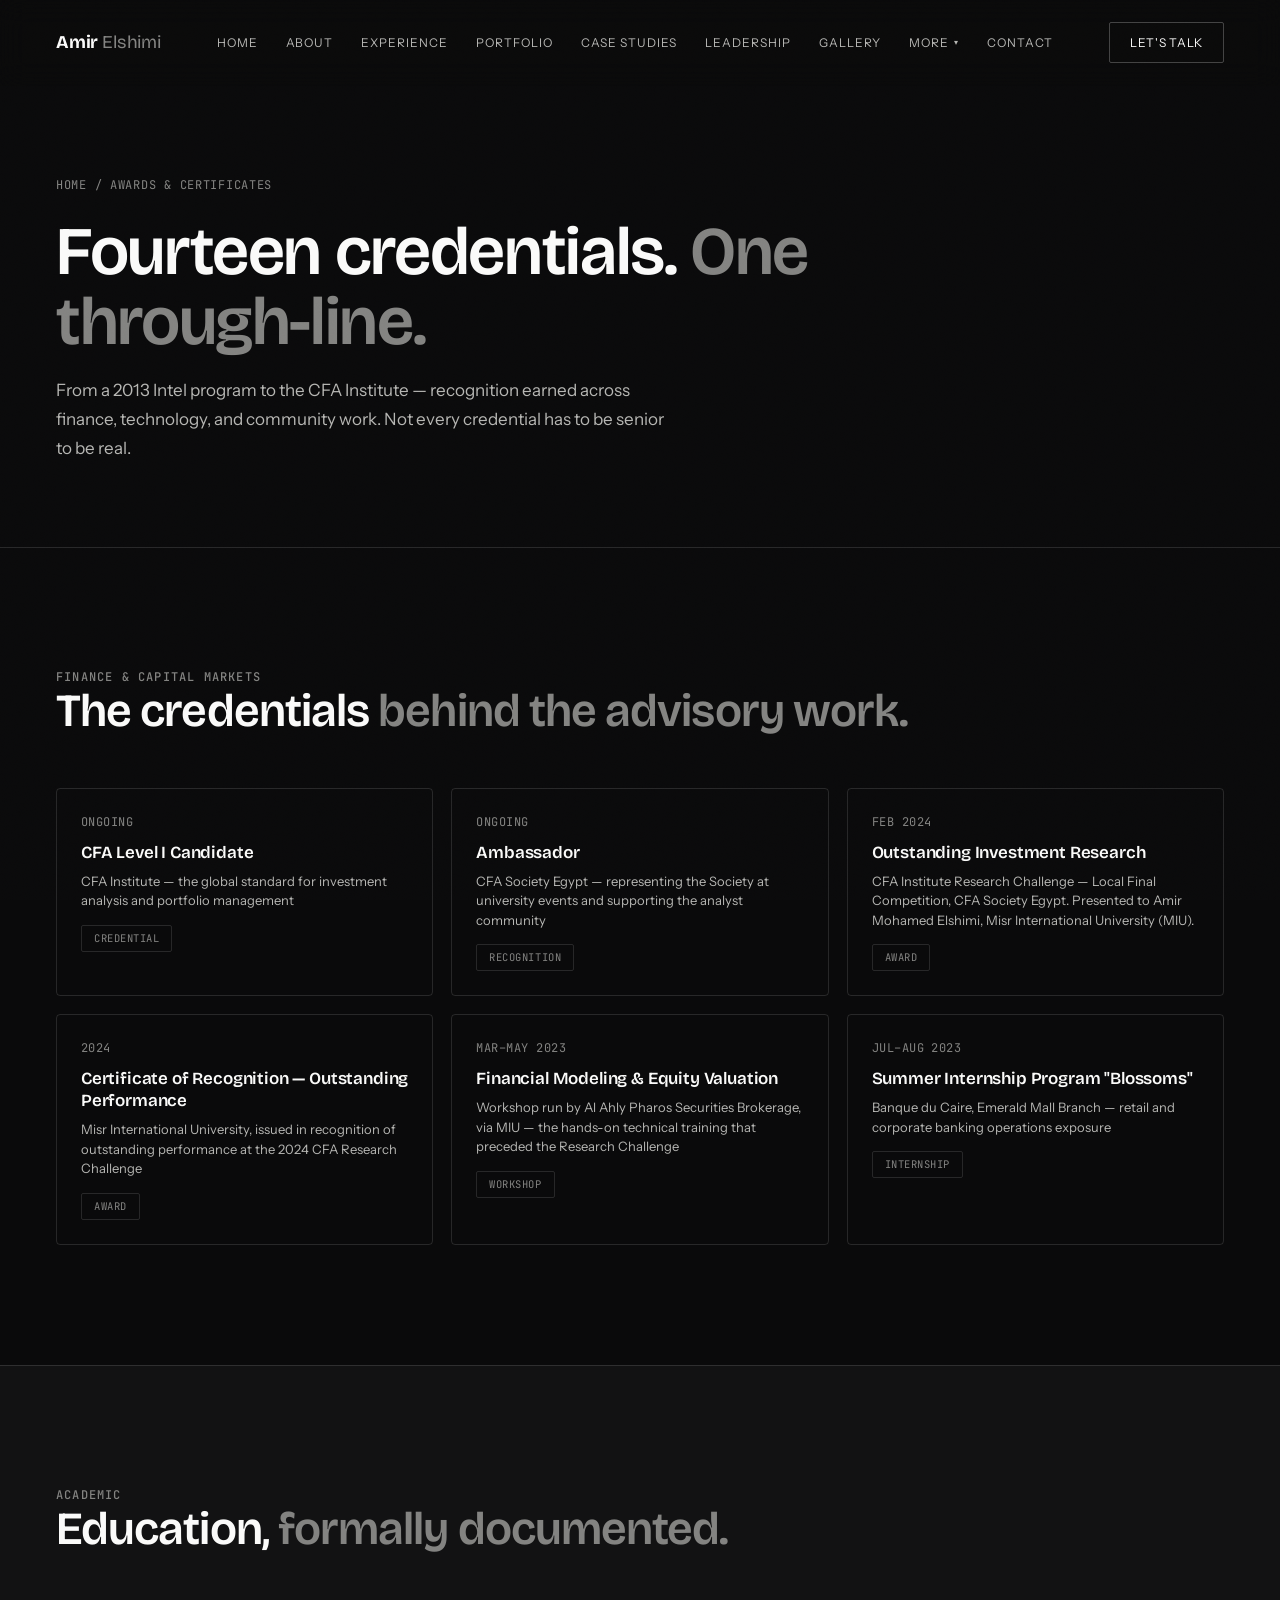
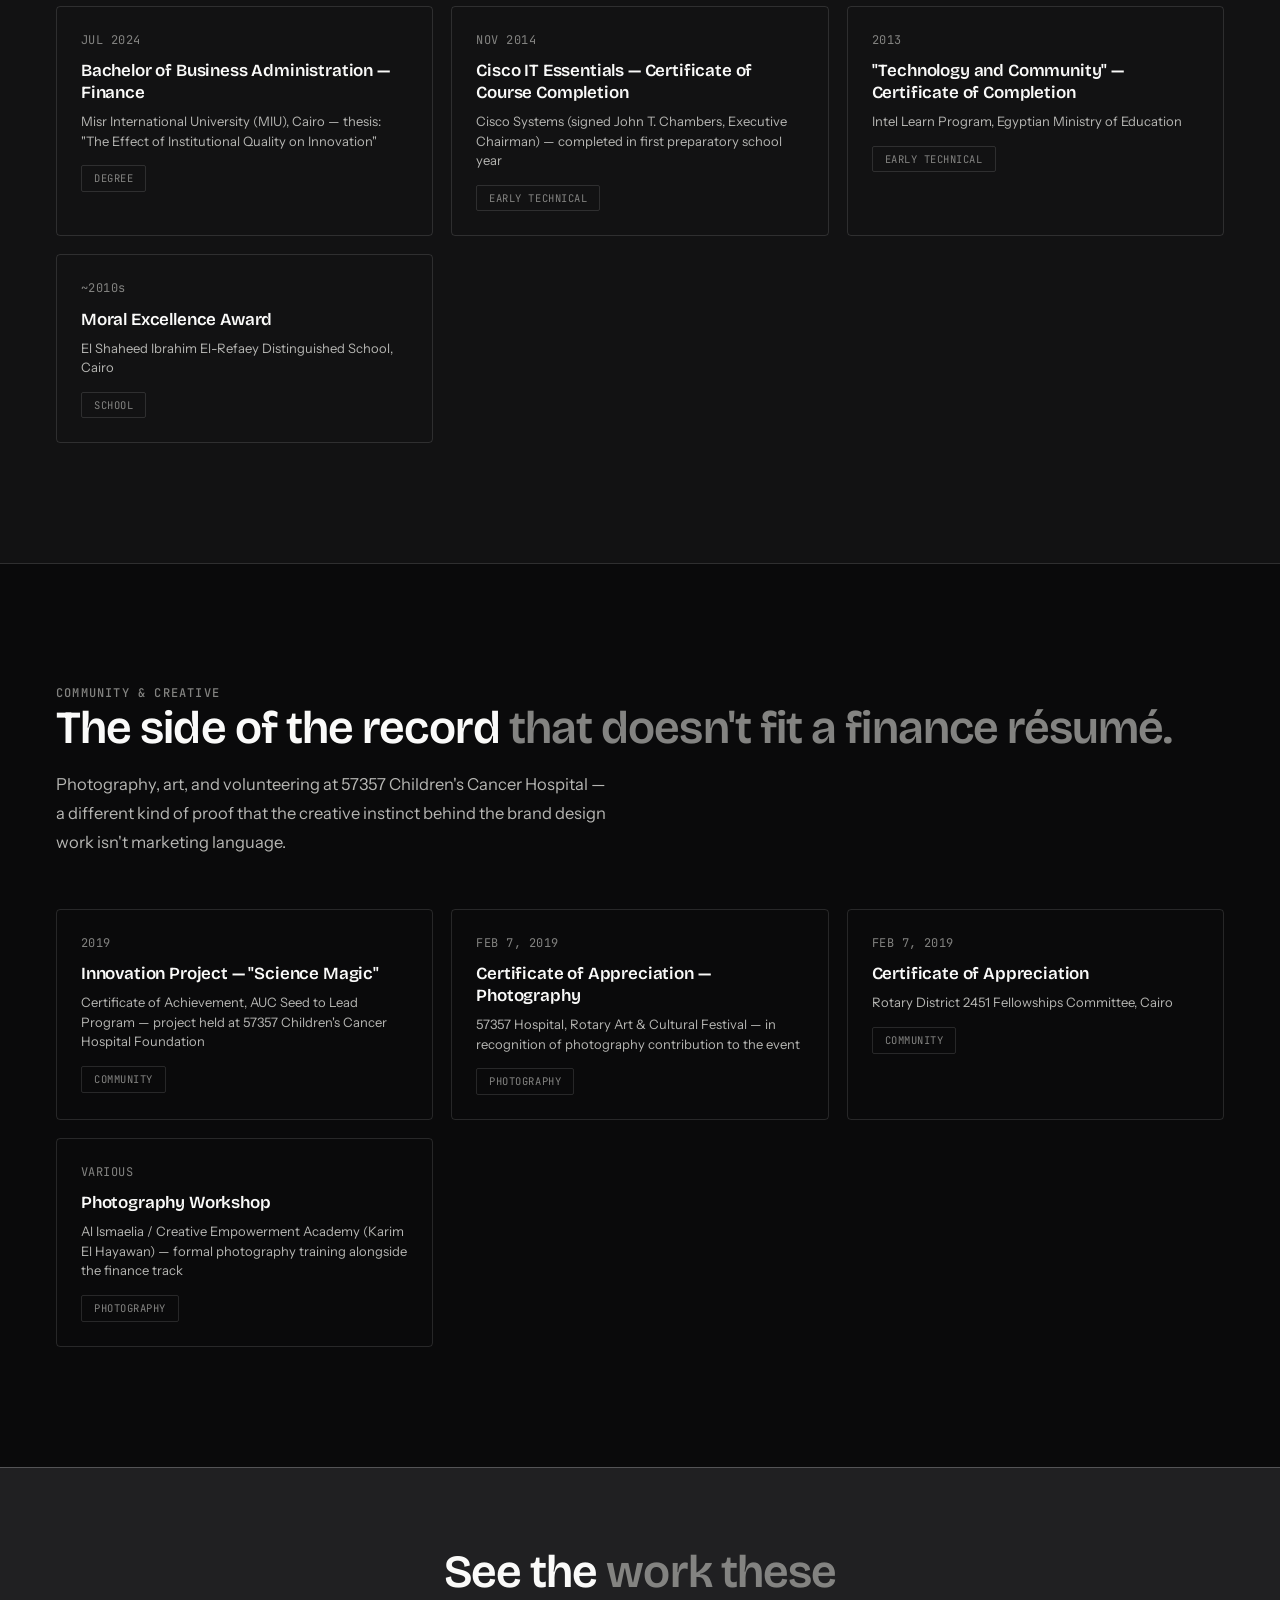
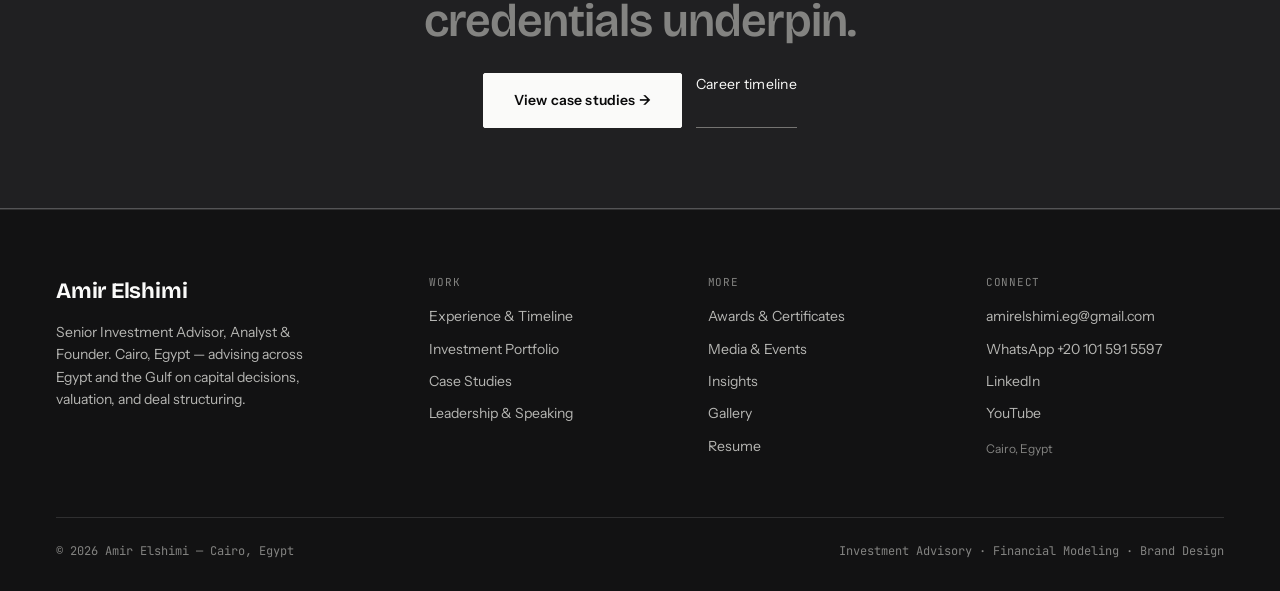
<file: pages/awards.html>
<!DOCTYPE html>
<html lang="en">
<head>
<meta charset="UTF-8">
<meta name="viewport" content="width=device-width, initial-scale=1.0">
<title>Awards & Certificates — Amir Elshimi | CFA, Finance, Photography</title>
<meta name="description" content="Full list of awards and certifications earned by Amir Elshimi — CFA Research Challenge Outstanding Research award, BBA Finance (MIU), Banque du Caire internship, Cisco IT Essentials, and community recognition.">
<meta name="keywords" content="Amir Elshimi, investment advisor Cairo, financial analyst Egypt, DCF modeling, LBO analysis, CFA candidate Egypt, investment advisory Egypt Gulf, financial due diligence, valuation Egypt, مستشار استثماري">
<meta name="author" content="Amir Elshimi">
<meta name="robots" content="index, follow">
<link rel="canonical" href="https://amirmohamed148-pixel.github.io/amir-elshimi-site/pages/awards.html">
<meta property="og:title" content="Awards & Certificates — Amir Elshimi | CFA, Finance, Photography">
<meta property="og:description" content="Full list of awards and certifications earned by Amir Elshimi — CFA Research Challenge Outstanding Research award, BBA Finance (MIU), Banque du Caire internship, Cisco IT Essentials, and community recognition.">
<meta property="og:image" content="https://amirmohamed148-pixel.github.io/amir-elshimi-site/assets/img/hero/hero-main.jpg">
<meta property="og:url" content="https://amirmohamed148-pixel.github.io/amir-elshimi-site/pages/awards.html">
<meta property="og:type" content="website">
<meta name="twitter:card" content="summary_large_image">
<meta name="twitter:title" content="Awards & Certificates — Amir Elshimi | CFA, Finance, Photography">
<meta name="twitter:description" content="Full list of awards and certifications earned by Amir Elshimi — CFA Research Challenge Outstanding Research award, BBA Finance (MIU), Banque du Caire internship, Cisco IT Essentials, and community recognition.">
<meta name="twitter:image" content="https://amirmohamed148-pixel.github.io/amir-elshimi-site/assets/img/hero/hero-main.jpg">
<meta name="theme-color" content="#0A0A0B">
<link rel="stylesheet" href="../assets/css/core.css">
<body><div class='grain'></div><header class="site-nav" id="siteNav">
  <div class="wrap nav-inner">
    <a href="../index.html" class="nav-mark">Amir <span>Elshimi</span></a>
    <nav class="nav-links">
      <a href="../index.html">Home</a>
      <a href="about.html">About</a>
      <a href="experience.html">Experience</a>
      <a href="portfolio.html">Portfolio</a>
      <a href="case-studies.html">Case Studies</a>
      <a href="leadership.html">Leadership</a>
      <a href="gallery.html">Gallery</a>
      <div class="nav-more">
        <button class="nav-more-label">More</button>
        <div class="nav-more-menu">
          <a href="../pages/awards.html" class="active">Awards & Certificates</a>
          <a href="../pages/media.html">Media & Events</a>
          <a href="../pages/insights.html">Insights</a>
          <a href="../pages/resume.html">Resume</a>
        </div>
      </div>
      <a href="contact.html">Contact</a>
    </nav>
    <a href="contact.html" class="nav-cta">Let's talk</a>
    <button class="nav-menu-btn" id="navMenuBtn" aria-label="Toggle menu" aria-expanded="false">
      <span></span><span></span><span></span>
    </button>
  </div>
</header>
<section class="page-hero">
  <div class="wrap">
    <div class="breadcrumb"><a href="../index.html">Home</a> / Awards &amp; Certificates</div>
    <h1 class="page-title">Fourteen credentials. <em>One through-line.</em></h1>
    <p class="page-sub">From a 2013 Intel program to the CFA Institute — recognition earned across finance, technology, and community work. Not every credential has to be senior to be real.</p>
  </div>
</section>

<section class="section-dark">
  <div class="wrap">
    <div class="eyebrow reveal">Finance &amp; capital markets</div>
    <h2 class="h2 reveal">The credentials <em>behind the advisory work.</em></h2>
    <div class="cert-timeline-grid reveal">
      <div class="cert-card"><div class="cert-year">ONGOING</div><div class="cert-title">CFA Level I Candidate</div><div class="cert-issuer">CFA Institute — the global standard for investment analysis and portfolio management</div><span class="cert-cat">Credential</span></div>
      <div class="cert-card"><div class="cert-year">ONGOING</div><div class="cert-title">Ambassador</div><div class="cert-issuer">CFA Society Egypt — representing the Society at university events and supporting the analyst community</div><span class="cert-cat">Recognition</span></div>
      <div class="cert-card"><div class="cert-year">FEB 2024</div><div class="cert-title">Outstanding Investment Research</div><div class="cert-issuer">CFA Institute Research Challenge — Local Final Competition, CFA Society Egypt. Presented to Amir Mohamed Elshimi, Misr International University (MIU).</div><span class="cert-cat">Award</span></div>
      <div class="cert-card"><div class="cert-year">2024</div><div class="cert-title">Certificate of Recognition — Outstanding Performance</div><div class="cert-issuer">Misr International University, issued in recognition of outstanding performance at the 2024 CFA Research Challenge</div><span class="cert-cat">Award</span></div>
      <div class="cert-card"><div class="cert-year">MAR–MAY 2023</div><div class="cert-title">Financial Modeling &amp; Equity Valuation</div><div class="cert-issuer">Workshop run by Al Ahly Pharos Securities Brokerage, via MIU — the hands-on technical training that preceded the Research Challenge</div><span class="cert-cat">Workshop</span></div>
      <div class="cert-card"><div class="cert-year">JUL–AUG 2023</div><div class="cert-title">Summer Internship Program "Blossoms"</div><div class="cert-issuer">Banque du Caire, Emerald Mall Branch — retail and corporate banking operations exposure</div><span class="cert-cat">Internship</span></div>
    </div>
  </div>
</section>

<section class="section-soft">
  <div class="wrap">
    <div class="eyebrow reveal">Academic</div>
    <h2 class="h2 reveal">Education, <em>formally documented.</em></h2>
    <div class="cert-timeline-grid reveal">
      <div class="cert-card"><div class="cert-year">JUL 2024</div><div class="cert-title">Bachelor of Business Administration — Finance</div><div class="cert-issuer">Misr International University (MIU), Cairo — thesis: "The Effect of Institutional Quality on Innovation"</div><span class="cert-cat">Degree</span></div>
      <div class="cert-card"><div class="cert-year">NOV 2014</div><div class="cert-title">Cisco IT Essentials — Certificate of Course Completion</div><div class="cert-issuer">Cisco Systems (signed John T. Chambers, Executive Chairman) — completed in first preparatory school year</div><span class="cert-cat">Early technical</span></div>
      <div class="cert-card"><div class="cert-year">2013</div><div class="cert-title">"Technology and Community" — Certificate of Completion</div><div class="cert-issuer">Intel Learn Program, Egyptian Ministry of Education</div><span class="cert-cat">Early technical</span></div>
      <div class="cert-card"><div class="cert-year">~2010s</div><div class="cert-title">Moral Excellence Award</div><div class="cert-issuer">El Shaheed Ibrahim El-Refaey Distinguished School, Cairo</div><span class="cert-cat">School</span></div>
    </div>
  </div>
</section>

<section class="section-dark">
  <div class="wrap">
    <div class="eyebrow reveal">Community &amp; creative</div>
    <h2 class="h2 reveal">The side of the record <em>that doesn't fit a finance résumé.</em></h2>
    <p class="lead reveal">Photography, art, and volunteering at 57357 Children's Cancer Hospital — a different kind of proof that the creative instinct behind the brand design work isn't marketing language.</p>
    <div class="cert-timeline-grid reveal">
      <div class="cert-card"><div class="cert-year">2019</div><div class="cert-title">Innovation Project — "Science Magic"</div><div class="cert-issuer">Certificate of Achievement, AUC Seed to Lead Program — project held at 57357 Children's Cancer Hospital Foundation</div><span class="cert-cat">Community</span></div>
      <div class="cert-card"><div class="cert-year">FEB 7, 2019</div><div class="cert-title">Certificate of Appreciation — Photography</div><div class="cert-issuer">57357 Hospital, Rotary Art &amp; Cultural Festival — in recognition of photography contribution to the event</div><span class="cert-cat">Photography</span></div>
      <div class="cert-card"><div class="cert-year">FEB 7, 2019</div><div class="cert-title">Certificate of Appreciation</div><div class="cert-issuer">Rotary District 2451 Fellowships Committee, Cairo</div><span class="cert-cat">Community</span></div>
      <div class="cert-card"><div class="cert-year">VARIOUS</div><div class="cert-title">Photography Workshop</div><div class="cert-issuer">Al Ismaelia / Creative Empowerment Academy (Karim El Hayawan) — formal photography training alongside the finance track</div><span class="cert-cat">Photography</span></div>
    </div>
  </div>
</section>

<section class="section-emerald" style="text-align:center;padding:80px 0;">
  <div class="wrap">
    <h2 class="h2 reveal" style="margin:0 auto;max-width:580px;">See the <em>work these credentials underpin.</em></h2>
    <div class="reveal" style="margin-top:28px;display:flex;gap:14px;justify-content:center;flex-wrap:wrap;">
      <a href="case-studies.html" class="btn-primary">View case studies →</a>
      <a href="experience.html" class="btn-ghost" style="color:var(--paper);border-bottom-color:rgba(245,242,234,0.4);">Career timeline</a>
    </div>
  </div>
</section>
<footer>
  <div class="wrap">
    <div class="footer-grid">
      <div>
        <div class="footer-brand">Amir Elshimi</div>
        <p class="footer-tag">Senior Investment Advisor, Analyst &amp; Founder. Cairo, Egypt — advising across Egypt and the Gulf on capital decisions, valuation, and deal structuring.</p>
      </div>
      <div class="footer-col">
        <div class="footer-col-title">Work</div>
        <a href="../pages/experience.html">Experience &amp; Timeline</a>
        <a href="../pages/portfolio.html">Investment Portfolio</a>
        <a href="../pages/case-studies.html">Case Studies</a>
        <a href="../pages/leadership.html">Leadership &amp; Speaking</a>
      </div>
      <div class="footer-col">
        <div class="footer-col-title">More</div>
        <a href="../pages/awards.html">Awards &amp; Certificates</a>
        <a href="../pages/media.html">Media &amp; Events</a>
        <a href="../pages/insights.html">Insights</a>
        <a href="../pages/gallery.html">Gallery</a>
        <a href="../pages/resume.html">Resume</a>
      </div>
      <div class="footer-col">
        <div class="footer-col-title">Connect</div>
        <a href="mailto:amirelshimi.eg@gmail.com">amirelshimi.eg@gmail.com</a>
        <a href="https://wa.me/201015915597" target="_blank" rel="noopener">WhatsApp +20 101 591 5597</a>
        <a href="https://www.linkedin.com/in/amir-elshimi-306a02215" target="_blank" rel="noopener">LinkedIn</a>
        <a href="https://www.youtube.com/@amirelshimi" target="_blank" rel="noopener">YouTube</a>
        <span style="color:var(--sage-dim);font-size:12px">Cairo, Egypt</span>
      </div>
    </div>
    <div class="footer-bottom">
      <span>© <span id="year"></span> Amir Elshimi — Cairo, Egypt</span>
      <span style="color:var(--sage-dim)">Investment Advisory · Financial Modeling · Brand Design</span>
    </div>
  </div>
</footer>
<script src="../assets/js/core.js"></script>
</body>
</html>
</file>
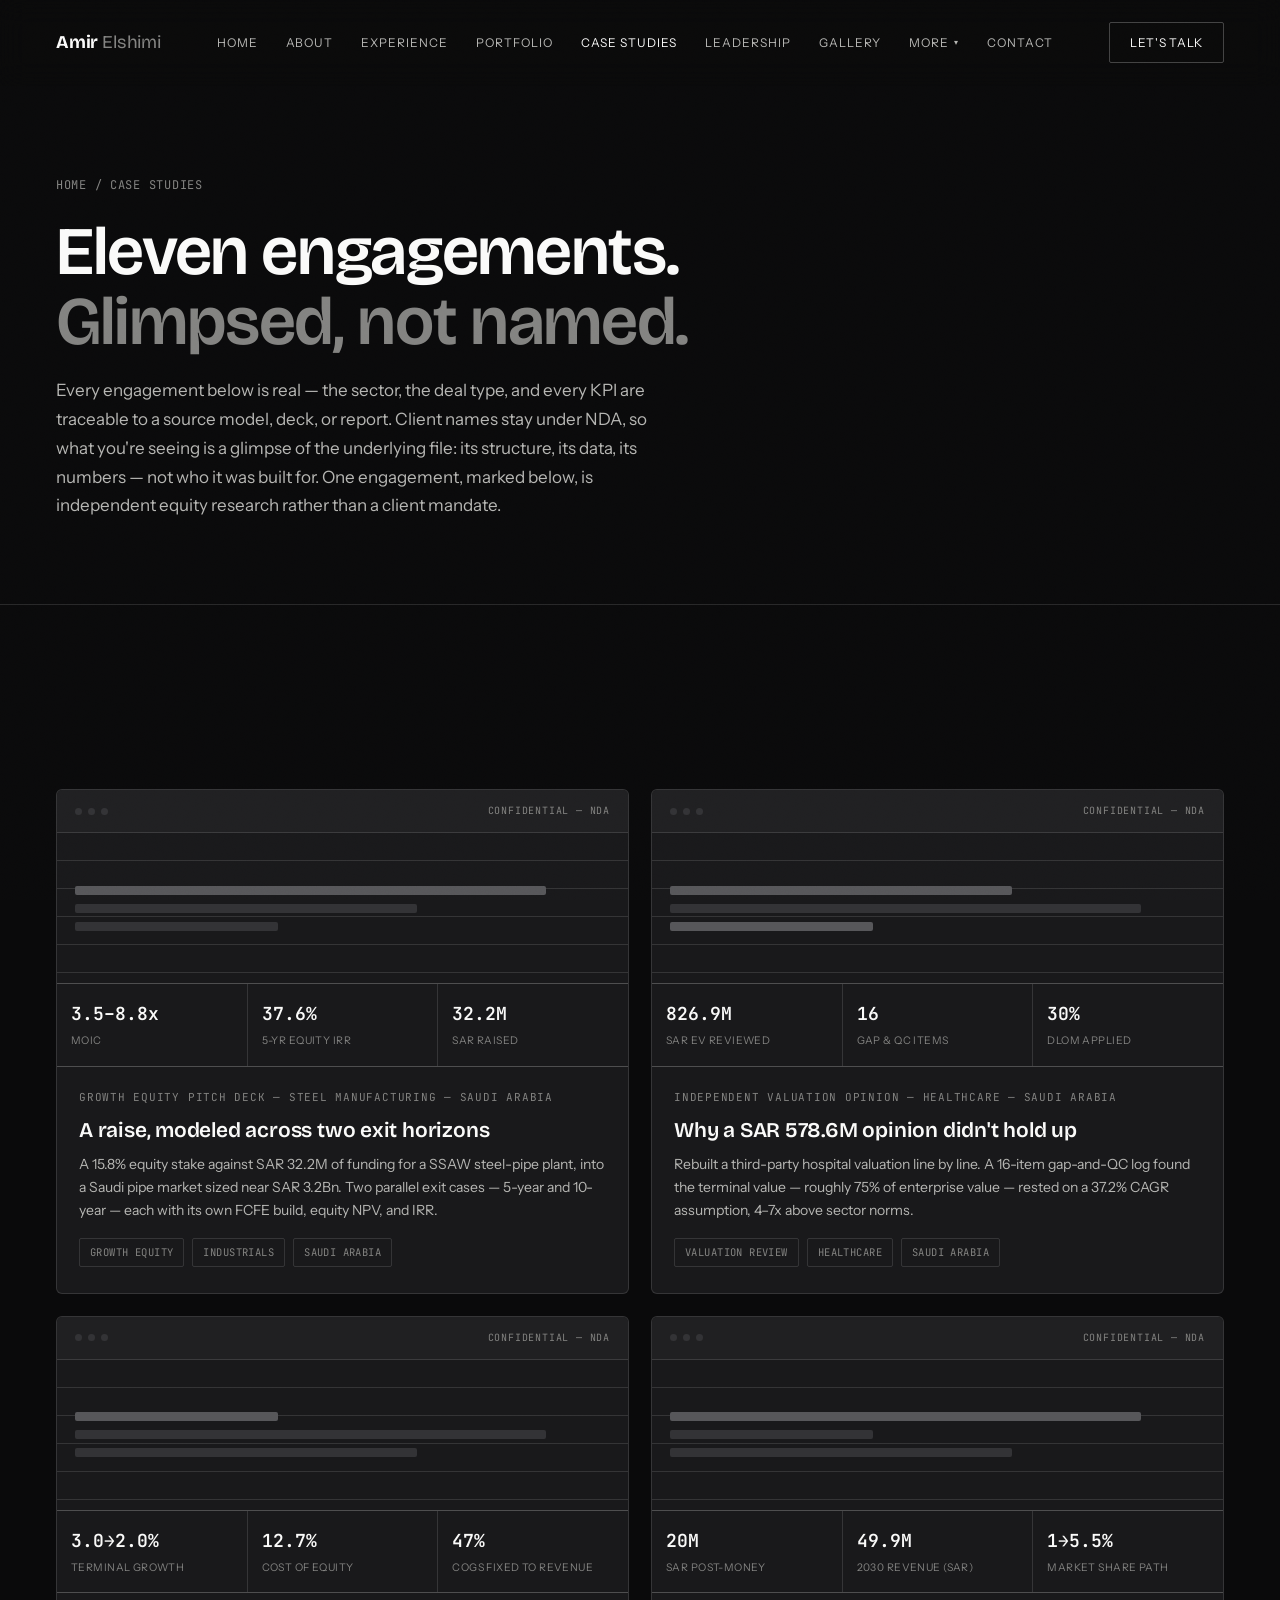
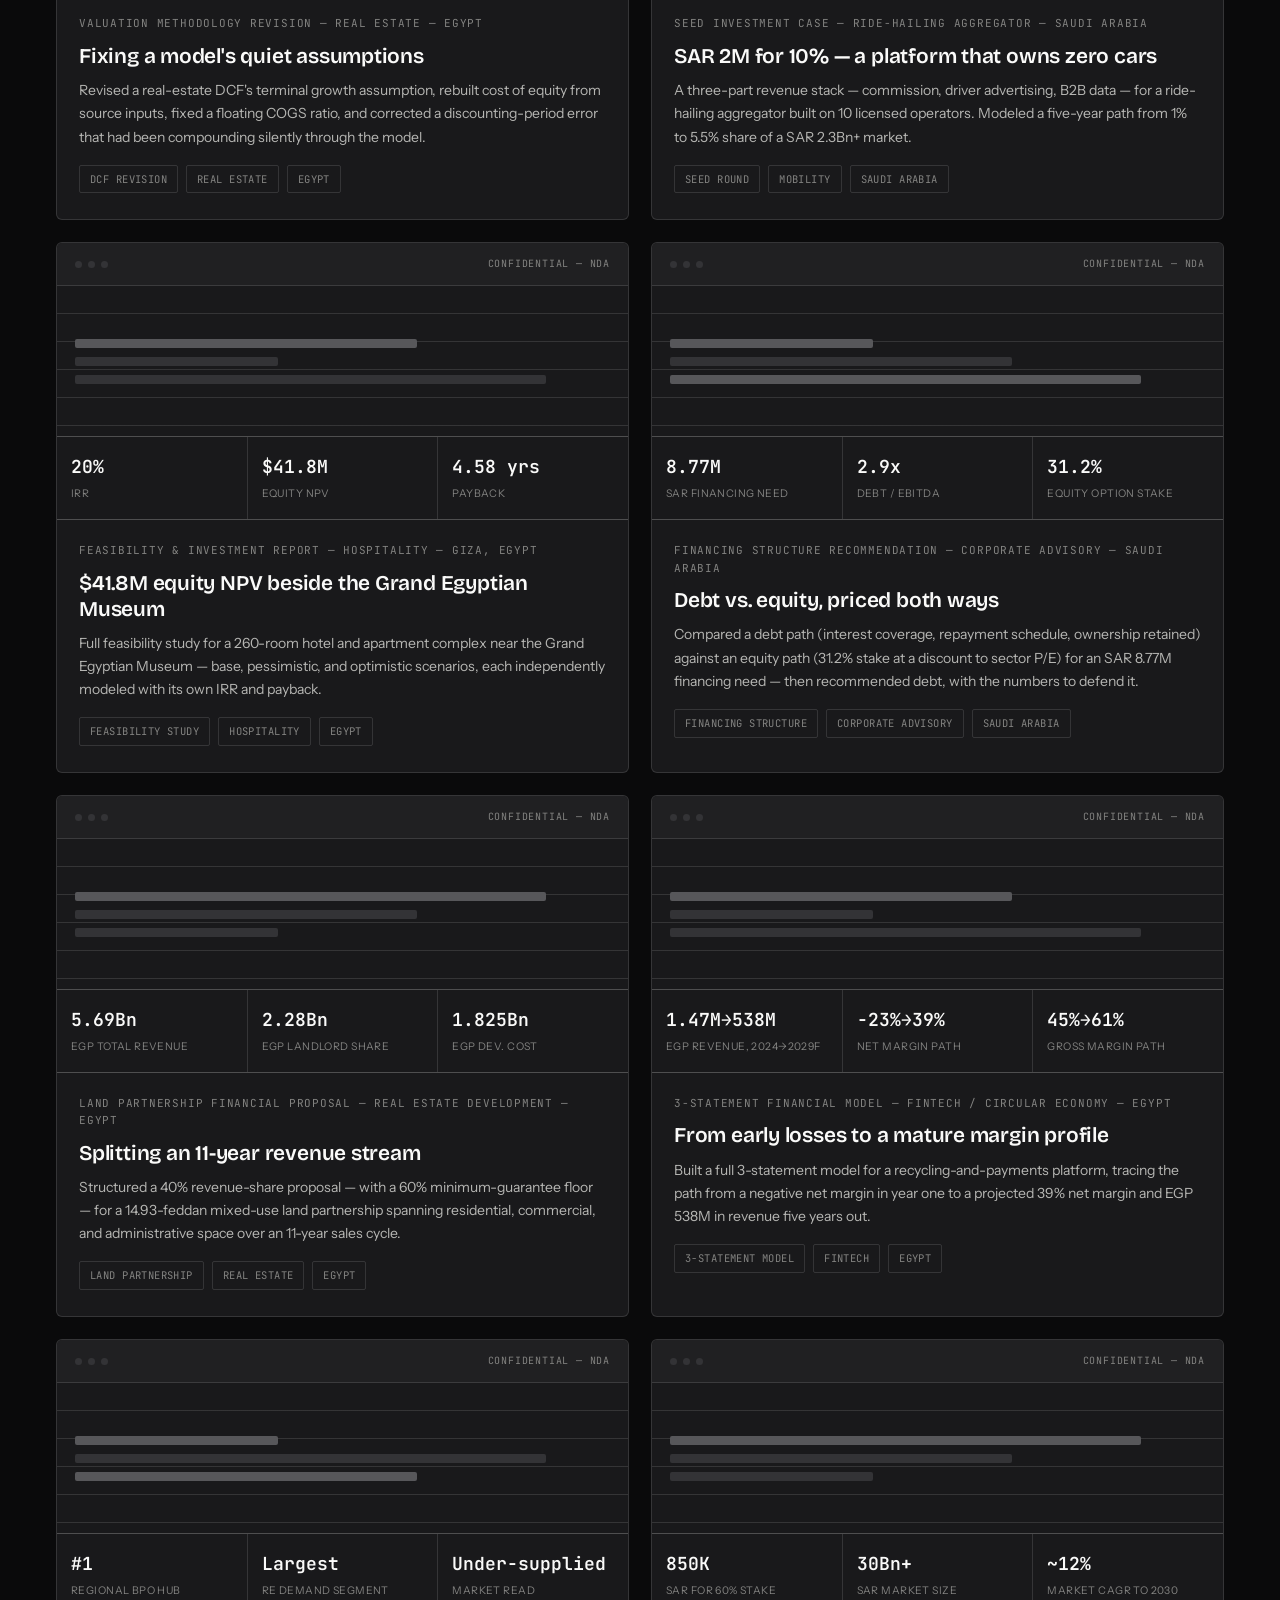
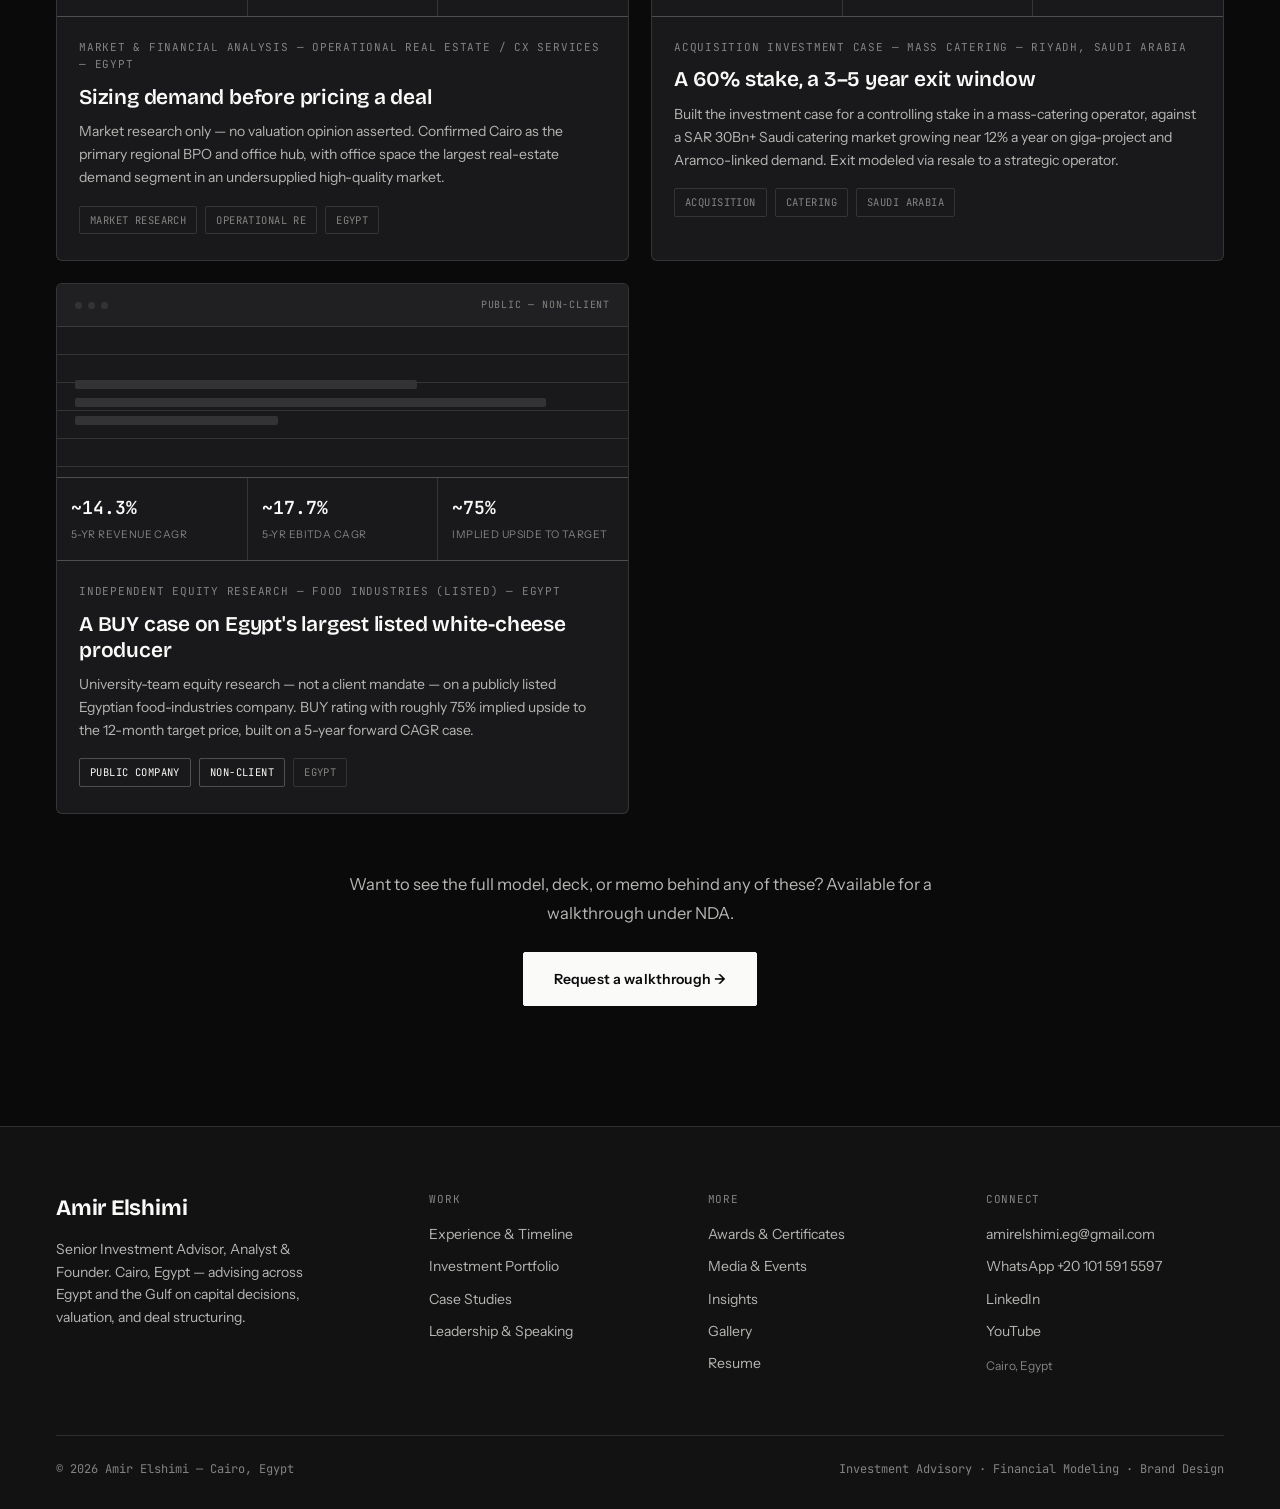
<file: pages/case-studies.html>
<!DOCTYPE html>
<html lang="en">
<head>
<meta charset="UTF-8">
<meta name="viewport" content="width=device-width, initial-scale=1.0">
<title>Case Studies — 11 Real Engagements in Valuation & Deal Advisory | Amir Elshimi</title>
<meta name="description" content="Eleven real engagements from Amir Elshimi's investment advisory practice — DCF valuation, IC memos, financing structuring, and investor decks across Egypt and the Gulf. Client names withheld under NDA; every KPI is real.">
<meta name="keywords" content="Amir Elshimi, investment advisor Cairo, financial analyst Egypt, DCF modeling, case studies, CFA candidate Egypt, investment advisory Egypt Gulf, financial due diligence, valuation Egypt, مستشار استثماري">
<meta name="author" content="Amir Elshimi">
<meta name="robots" content="index, follow">
<link rel="canonical" href="https://amirmohamed148-pixel.github.io/amir-elshimi-site/pages/case-studies.html">
<meta property="og:title" content="Case Studies — 11 Real Engagements in Valuation & Deal Advisory | Amir Elshimi">
<meta property="og:description" content="Eleven real engagements from Amir Elshimi's investment advisory practice — DCF valuation, IC memos, financing structuring, and investor decks across Egypt and the Gulf. Client names withheld under NDA; every KPI is real.">
<meta property="og:image" content="https://amirmohamed148-pixel.github.io/amir-elshimi-site/assets/img/hero/hero-main.jpg">
<meta property="og:url" content="https://amirmohamed148-pixel.github.io/amir-elshimi-site/pages/case-studies.html">
<meta property="og:type" content="website">
<meta name="twitter:card" content="summary_large_image">
<meta name="twitter:title" content="Case Studies — 11 Real Engagements in Valuation & Deal Advisory | Amir Elshimi">
<meta name="twitter:description" content="Eleven real engagements from Amir Elshimi's investment advisory practice — DCF valuation, IC memos, financing structuring, and investor decks across Egypt and the Gulf. Client names withheld under NDA; every KPI is real.">
<meta name="twitter:image" content="https://amirmohamed148-pixel.github.io/amir-elshimi-site/assets/img/hero/hero-main.jpg">
<meta name="theme-color" content="#0A0A0B">
<link rel="stylesheet" href="../assets/css/core.css">

<body>
<div class="grain"></div>
<header class="site-nav" id="siteNav">
  <div class="wrap nav-inner">
    <a href="../index.html" class="nav-mark">Amir <span>Elshimi</span></a>
    <nav class="nav-links">
      <a href="../index.html">Home</a>
      <a href="about.html">About</a>
      <a href="experience.html">Experience</a>
      <a href="portfolio.html">Portfolio</a>
      <a href="case-studies.html" class="active">Case Studies</a>
      <a href="leadership.html">Leadership</a>
      <a href="gallery.html">Gallery</a>
      <div class="nav-more">
        <button class="nav-more-label">More</button>
        <div class="nav-more-menu">
          <a href="awards.html">Awards & Certificates</a>
          <a href="media.html">Media & Events</a>
          <a href="insights.html">Insights</a>
          <a href="resume.html">Resume</a>
        </div>
      </div>
      <a href="contact.html">Contact</a>
    </nav>
    <a href="contact.html" class="nav-cta">Let's talk</a>
    <button class="nav-menu-btn" id="navMenuBtn" aria-label="Toggle menu" aria-expanded="false">
      <span></span><span></span><span></span>
    </button>
  </div>
</header>

<section class="page-hero">
  <div class="wrap">
    <div class="breadcrumb"><a href="../index.html">Home</a> / Case Studies</div>
    <h1 class="page-title">Eleven engagements. <em>Glimpsed, not named.</em></h1>
    <p class="page-sub">Every engagement below is real — the sector, the deal type, and every KPI are traceable to a source model, deck, or report. Client names stay under NDA, so what you're seeing is a glimpse of the underlying file: its structure, its data, its numbers — not who it was built for. One engagement, marked below, is independent equity research rather than a client mandate.</p>
  </div>
</section>

<section class="section-dark">
  <div class="wrap">
    <div class="glimpse-grid reveal">

      <!-- 01 -->
      <a href="#" class="glimpse-card" id="case-01">
        <div class="glimpse-chrome"><div class="glimpse-dots"><span></span><span></span><span></span></div><div class="glimpse-conf">Confidential — NDA</div></div>
        <div class="glimpse-mock"><div class="glimpse-bar redact long"></div><div class="glimpse-bar med"></div><div class="glimpse-bar short"></div></div>
        <div class="glimpse-kpis">
          <div class="glimpse-kpi"><div class="glimpse-kpi-num">3.5–8.8x</div><div class="glimpse-kpi-label">MoIC</div></div>
          <div class="glimpse-kpi"><div class="glimpse-kpi-num">37.6%</div><div class="glimpse-kpi-label">5-yr equity IRR</div></div>
          <div class="glimpse-kpi"><div class="glimpse-kpi-num">32.2M</div><div class="glimpse-kpi-label">SAR raised</div></div>
        </div>
        <div class="glimpse-body">
          <div class="glimpse-sector">Growth Equity Pitch Deck — Steel Manufacturing — Saudi Arabia</div>
          <div class="glimpse-title">A raise, modeled across two exit horizons</div>
          <div class="glimpse-desc">A 15.8% equity stake against SAR 32.2M of funding for a SSAW steel-pipe plant, into a Saudi pipe market sized near SAR 3.2Bn. Two parallel exit cases — 5-year and 10-year — each with its own FCFE build, equity NPV, and IRR.</div>
          <div class="glimpse-tags"><span class="glimpse-tag">Growth Equity</span><span class="glimpse-tag">Industrials</span><span class="glimpse-tag">Saudi Arabia</span></div>
        </div>
      </a>

      <!-- 02 -->
      <a href="#" class="glimpse-card" id="case-02">
        <div class="glimpse-chrome"><div class="glimpse-dots"><span></span><span></span><span></span></div><div class="glimpse-conf">Confidential — NDA</div></div>
        <div class="glimpse-mock"><div class="glimpse-bar redact med"></div><div class="glimpse-bar long"></div><div class="glimpse-bar redact short"></div></div>
        <div class="glimpse-kpis">
          <div class="glimpse-kpi"><div class="glimpse-kpi-num">826.9M</div><div class="glimpse-kpi-label">SAR EV reviewed</div></div>
          <div class="glimpse-kpi"><div class="glimpse-kpi-num">16</div><div class="glimpse-kpi-label">Gap &amp; QC items</div></div>
          <div class="glimpse-kpi"><div class="glimpse-kpi-num">30%</div><div class="glimpse-kpi-label">DLOM applied</div></div>
        </div>
        <div class="glimpse-body">
          <div class="glimpse-sector">Independent Valuation Opinion — Healthcare — Saudi Arabia</div>
          <div class="glimpse-title">Why a SAR 578.6M opinion didn't hold up</div>
          <div class="glimpse-desc">Rebuilt a third-party hospital valuation line by line. A 16-item gap-and-QC log found the terminal value — roughly 75% of enterprise value — rested on a 37.2% CAGR assumption, 4–7x above sector norms.</div>
          <div class="glimpse-tags"><span class="glimpse-tag">Valuation Review</span><span class="glimpse-tag">Healthcare</span><span class="glimpse-tag">Saudi Arabia</span></div>
        </div>
      </a>

      <!-- 03 -->
      <a href="#" class="glimpse-card" id="case-03">
        <div class="glimpse-chrome"><div class="glimpse-dots"><span></span><span></span><span></span></div><div class="glimpse-conf">Confidential — NDA</div></div>
        <div class="glimpse-mock"><div class="glimpse-bar redact short"></div><div class="glimpse-bar long"></div><div class="glimpse-bar med"></div></div>
        <div class="glimpse-kpis">
          <div class="glimpse-kpi"><div class="glimpse-kpi-num">3.0→2.0%</div><div class="glimpse-kpi-label">Terminal growth</div></div>
          <div class="glimpse-kpi"><div class="glimpse-kpi-num">12.7%</div><div class="glimpse-kpi-label">Cost of equity</div></div>
          <div class="glimpse-kpi"><div class="glimpse-kpi-num">47%</div><div class="glimpse-kpi-label">COGS fixed to revenue</div></div>
        </div>
        <div class="glimpse-body">
          <div class="glimpse-sector">Valuation Methodology Revision — Real Estate — Egypt</div>
          <div class="glimpse-title">Fixing a model's quiet assumptions</div>
          <div class="glimpse-desc">Revised a real-estate DCF's terminal growth assumption, rebuilt cost of equity from source inputs, fixed a floating COGS ratio, and corrected a discounting-period error that had been compounding silently through the model.</div>
          <div class="glimpse-tags"><span class="glimpse-tag">DCF Revision</span><span class="glimpse-tag">Real Estate</span><span class="glimpse-tag">Egypt</span></div>
        </div>
      </a>

      <!-- 04 -->
      <a href="#" class="glimpse-card" id="case-04">
        <div class="glimpse-chrome"><div class="glimpse-dots"><span></span><span></span><span></span></div><div class="glimpse-conf">Confidential — NDA</div></div>
        <div class="glimpse-mock"><div class="glimpse-bar redact long"></div><div class="glimpse-bar short"></div><div class="glimpse-bar med"></div></div>
        <div class="glimpse-kpis">
          <div class="glimpse-kpi"><div class="glimpse-kpi-num">20M</div><div class="glimpse-kpi-label">SAR post-money</div></div>
          <div class="glimpse-kpi"><div class="glimpse-kpi-num">49.9M</div><div class="glimpse-kpi-label">2030 revenue (SAR)</div></div>
          <div class="glimpse-kpi"><div class="glimpse-kpi-num">1→5.5%</div><div class="glimpse-kpi-label">Market share path</div></div>
        </div>
        <div class="glimpse-body">
          <div class="glimpse-sector">Seed Investment Case — Ride-Hailing Aggregator — Saudi Arabia</div>
          <div class="glimpse-title">SAR 2M for 10% — a platform that owns zero cars</div>
          <div class="glimpse-desc">A three-part revenue stack — commission, driver advertising, B2B data — for a ride-hailing aggregator built on 10 licensed operators. Modeled a five-year path from 1% to 5.5% share of a SAR 2.3Bn+ market.</div>
          <div class="glimpse-tags"><span class="glimpse-tag">Seed Round</span><span class="glimpse-tag">Mobility</span><span class="glimpse-tag">Saudi Arabia</span></div>
        </div>
      </a>

      <!-- 05 -->
      <a href="#" class="glimpse-card" id="case-05">
        <div class="glimpse-chrome"><div class="glimpse-dots"><span></span><span></span><span></span></div><div class="glimpse-conf">Confidential — NDA</div></div>
        <div class="glimpse-mock"><div class="glimpse-bar redact med"></div><div class="glimpse-bar short"></div><div class="glimpse-bar long"></div></div>
        <div class="glimpse-kpis">
          <div class="glimpse-kpi"><div class="glimpse-kpi-num">20%</div><div class="glimpse-kpi-label">IRR</div></div>
          <div class="glimpse-kpi"><div class="glimpse-kpi-num">$41.8M</div><div class="glimpse-kpi-label">Equity NPV</div></div>
          <div class="glimpse-kpi"><div class="glimpse-kpi-num">4.58 yrs</div><div class="glimpse-kpi-label">Payback</div></div>
        </div>
        <div class="glimpse-body">
          <div class="glimpse-sector">Feasibility &amp; Investment Report — Hospitality — Giza, Egypt</div>
          <div class="glimpse-title">$41.8M equity NPV beside the Grand Egyptian Museum</div>
          <div class="glimpse-desc">Full feasibility study for a 260-room hotel and apartment complex near the Grand Egyptian Museum — base, pessimistic, and optimistic scenarios, each independently modeled with its own IRR and payback.</div>
          <div class="glimpse-tags"><span class="glimpse-tag">Feasibility Study</span><span class="glimpse-tag">Hospitality</span><span class="glimpse-tag">Egypt</span></div>
        </div>
      </a>

      <!-- 06 -->
      <a href="#" class="glimpse-card" id="case-06">
        <div class="glimpse-chrome"><div class="glimpse-dots"><span></span><span></span><span></span></div><div class="glimpse-conf">Confidential — NDA</div></div>
        <div class="glimpse-mock"><div class="glimpse-bar redact short"></div><div class="glimpse-bar med"></div><div class="glimpse-bar redact long"></div></div>
        <div class="glimpse-kpis">
          <div class="glimpse-kpi"><div class="glimpse-kpi-num">8.77M</div><div class="glimpse-kpi-label">SAR financing need</div></div>
          <div class="glimpse-kpi"><div class="glimpse-kpi-num">2.9x</div><div class="glimpse-kpi-label">Debt / EBITDA</div></div>
          <div class="glimpse-kpi"><div class="glimpse-kpi-num">31.2%</div><div class="glimpse-kpi-label">Equity option stake</div></div>
        </div>
        <div class="glimpse-body">
          <div class="glimpse-sector">Financing Structure Recommendation — Corporate Advisory — Saudi Arabia</div>
          <div class="glimpse-title">Debt vs. equity, priced both ways</div>
          <div class="glimpse-desc">Compared a debt path (interest coverage, repayment schedule, ownership retained) against an equity path (31.2% stake at a discount to sector P/E) for an SAR 8.77M financing need — then recommended debt, with the numbers to defend it.</div>
          <div class="glimpse-tags"><span class="glimpse-tag">Financing Structure</span><span class="glimpse-tag">Corporate Advisory</span><span class="glimpse-tag">Saudi Arabia</span></div>
        </div>
      </a>

      <!-- 07 -->
      <a href="#" class="glimpse-card" id="case-07">
        <div class="glimpse-chrome"><div class="glimpse-dots"><span></span><span></span><span></span></div><div class="glimpse-conf">Confidential — NDA</div></div>
        <div class="glimpse-mock"><div class="glimpse-bar redact long"></div><div class="glimpse-bar med"></div><div class="glimpse-bar short"></div></div>
        <div class="glimpse-kpis">
          <div class="glimpse-kpi"><div class="glimpse-kpi-num">5.69Bn</div><div class="glimpse-kpi-label">EGP total revenue</div></div>
          <div class="glimpse-kpi"><div class="glimpse-kpi-num">2.28Bn</div><div class="glimpse-kpi-label">EGP landlord share</div></div>
          <div class="glimpse-kpi"><div class="glimpse-kpi-num">1.825Bn</div><div class="glimpse-kpi-label">EGP dev. cost</div></div>
        </div>
        <div class="glimpse-body">
          <div class="glimpse-sector">Land Partnership Financial Proposal — Real Estate Development — Egypt</div>
          <div class="glimpse-title">Splitting an 11-year revenue stream</div>
          <div class="glimpse-desc">Structured a 40% revenue-share proposal — with a 60% minimum-guarantee floor — for a 14.93-feddan mixed-use land partnership spanning residential, commercial, and administrative space over an 11-year sales cycle.</div>
          <div class="glimpse-tags"><span class="glimpse-tag">Land Partnership</span><span class="glimpse-tag">Real Estate</span><span class="glimpse-tag">Egypt</span></div>
        </div>
      </a>

      <!-- 08 -->
      <a href="#" class="glimpse-card" id="case-08">
        <div class="glimpse-chrome"><div class="glimpse-dots"><span></span><span></span><span></span></div><div class="glimpse-conf">Confidential — NDA</div></div>
        <div class="glimpse-mock"><div class="glimpse-bar redact med"></div><div class="glimpse-bar short"></div><div class="glimpse-bar long"></div></div>
        <div class="glimpse-kpis">
          <div class="glimpse-kpi"><div class="glimpse-kpi-num">1.47M→538M</div><div class="glimpse-kpi-label">EGP revenue, 2024→2029F</div></div>
          <div class="glimpse-kpi"><div class="glimpse-kpi-num">-23%→39%</div><div class="glimpse-kpi-label">Net margin path</div></div>
          <div class="glimpse-kpi"><div class="glimpse-kpi-num">45%→61%</div><div class="glimpse-kpi-label">Gross margin path</div></div>
        </div>
        <div class="glimpse-body">
          <div class="glimpse-sector">3-Statement Financial Model — Fintech / Circular Economy — Egypt</div>
          <div class="glimpse-title">From early losses to a mature margin profile</div>
          <div class="glimpse-desc">Built a full 3-statement model for a recycling-and-payments platform, tracing the path from a negative net margin in year one to a projected 39% net margin and EGP 538M in revenue five years out.</div>
          <div class="glimpse-tags"><span class="glimpse-tag">3-Statement Model</span><span class="glimpse-tag">Fintech</span><span class="glimpse-tag">Egypt</span></div>
        </div>
      </a>

      <!-- 09 -->
      <a href="#" class="glimpse-card" id="case-09">
        <div class="glimpse-chrome"><div class="glimpse-dots"><span></span><span></span><span></span></div><div class="glimpse-conf">Confidential — NDA</div></div>
        <div class="glimpse-mock"><div class="glimpse-bar redact short"></div><div class="glimpse-bar long"></div><div class="glimpse-bar redact med"></div></div>
        <div class="glimpse-kpis">
          <div class="glimpse-kpi"><div class="glimpse-kpi-num">#1</div><div class="glimpse-kpi-label">Regional BPO hub</div></div>
          <div class="glimpse-kpi"><div class="glimpse-kpi-num">Largest</div><div class="glimpse-kpi-label">RE demand segment</div></div>
          <div class="glimpse-kpi"><div class="glimpse-kpi-num">Under-supplied</div><div class="glimpse-kpi-label">Market read</div></div>
        </div>
        <div class="glimpse-body">
          <div class="glimpse-sector">Market &amp; Financial Analysis — Operational Real Estate / CX Services — Egypt</div>
          <div class="glimpse-title">Sizing demand before pricing a deal</div>
          <div class="glimpse-desc">Market research only — no valuation opinion asserted. Confirmed Cairo as the primary regional BPO and office hub, with office space the largest real-estate demand segment in an undersupplied high-quality market.</div>
          <div class="glimpse-tags"><span class="glimpse-tag">Market Research</span><span class="glimpse-tag">Operational RE</span><span class="glimpse-tag">Egypt</span></div>
        </div>
      </a>

      <!-- 10 -->
      <a href="#" class="glimpse-card" id="case-10">
        <div class="glimpse-chrome"><div class="glimpse-dots"><span></span><span></span><span></span></div><div class="glimpse-conf">Confidential — NDA</div></div>
        <div class="glimpse-mock"><div class="glimpse-bar redact long"></div><div class="glimpse-bar med"></div><div class="glimpse-bar short"></div></div>
        <div class="glimpse-kpis">
          <div class="glimpse-kpi"><div class="glimpse-kpi-num">850K</div><div class="glimpse-kpi-label">SAR for 60% stake</div></div>
          <div class="glimpse-kpi"><div class="glimpse-kpi-num">30Bn+</div><div class="glimpse-kpi-label">SAR market size</div></div>
          <div class="glimpse-kpi"><div class="glimpse-kpi-num">~12%</div><div class="glimpse-kpi-label">Market CAGR to 2030</div></div>
        </div>
        <div class="glimpse-body">
          <div class="glimpse-sector">Acquisition Investment Case — Mass Catering — Riyadh, Saudi Arabia</div>
          <div class="glimpse-title">A 60% stake, a 3–5 year exit window</div>
          <div class="glimpse-desc">Built the investment case for a controlling stake in a mass-catering operator, against a SAR 30Bn+ Saudi catering market growing near 12% a year on giga-project and Aramco-linked demand. Exit modeled via resale to a strategic operator.</div>
          <div class="glimpse-tags"><span class="glimpse-tag">Acquisition</span><span class="glimpse-tag">Catering</span><span class="glimpse-tag">Saudi Arabia</span></div>
        </div>
      </a>

      <!-- 11 -->
      <a href="#" class="glimpse-card" id="case-11">
        <div class="glimpse-chrome"><div class="glimpse-dots"><span></span><span></span><span></span></div><div class="glimpse-conf">Public — Non-Client</div></div>
        <div class="glimpse-mock"><div class="glimpse-bar med"></div><div class="glimpse-bar long"></div><div class="glimpse-bar short"></div></div>
        <div class="glimpse-kpis">
          <div class="glimpse-kpi"><div class="glimpse-kpi-num">~14.3%</div><div class="glimpse-kpi-label">5-yr revenue CAGR</div></div>
          <div class="glimpse-kpi"><div class="glimpse-kpi-num">~17.7%</div><div class="glimpse-kpi-label">5-yr EBITDA CAGR</div></div>
          <div class="glimpse-kpi"><div class="glimpse-kpi-num">~75%</div><div class="glimpse-kpi-label">Implied upside to target</div></div>
        </div>
        <div class="glimpse-body">
          <div class="glimpse-sector">Independent Equity Research — Food Industries (Listed) — Egypt</div>
          <div class="glimpse-title">A BUY case on Egypt's largest listed white-cheese producer</div>
          <div class="glimpse-desc">University-team equity research — not a client mandate — on a publicly listed Egyptian food-industries company. BUY rating with roughly 75% implied upside to the 12-month target price, built on a 5-year forward CAGR case.</div>
          <div class="glimpse-tags"><span class="glimpse-tag public">Public Company</span><span class="glimpse-tag public">Non-Client</span><span class="glimpse-tag">Egypt</span></div>
        </div>
      </a>

    </div>

    <div style="margin-top:56px;text-align:center;" class="reveal">
      <p class="lead" style="max-width:640px;margin-left:auto;margin-right:auto;">Want to see the full model, deck, or memo behind any of these? Available for a walkthrough under NDA.</p>
      <div style="margin-top:24px;"><a href="contact.html" class="btn-primary">Request a walkthrough →</a></div>
    </div>

  </div>
</section>

<footer>
  <div class="wrap">
    <div class="footer-grid">
      <div>
        <div class="footer-brand">Amir Elshimi</div>
        <p class="footer-tag">Senior Investment Advisor, Analyst &amp; Founder. Cairo, Egypt — advising across Egypt and the Gulf on capital decisions, valuation, and deal structuring.</p>
      </div>
      <div class="footer-col">
        <div class="footer-col-title">Work</div>
        <a href="experience.html">Experience &amp; Timeline</a>
        <a href="portfolio.html">Investment Portfolio</a>
        <a href="case-studies.html">Case Studies</a>
        <a href="leadership.html">Leadership &amp; Speaking</a>
      </div>
      <div class="footer-col">
        <div class="footer-col-title">More</div>
        <a href="awards.html">Awards &amp; Certificates</a>
        <a href="media.html">Media &amp; Events</a>
        <a href="insights.html">Insights</a>
        <a href="gallery.html">Gallery</a>
        <a href="resume.html">Resume</a>
      </div>
      <div class="footer-col">
        <div class="footer-col-title">Connect</div>
        <a href="mailto:amirelshimi.eg@gmail.com">amirelshimi.eg@gmail.com</a>
        <a href="https://wa.me/201015915597" target="_blank" rel="noopener">WhatsApp +20 101 591 5597</a>
        <a href="https://www.linkedin.com/in/amir-elshimi-306a02215" target="_blank" rel="noopener">LinkedIn</a>
        <a href="https://www.youtube.com/@amirelshimi" target="_blank" rel="noopener">YouTube</a>
        <span style="color:var(--gray-500);font-size:12px">Cairo, Egypt</span>
      </div>
    </div>
    <div class="footer-bottom">
      <span>© <span id="year"></span> Amir Elshimi — Cairo, Egypt</span>
      <span>Investment Advisory · Financial Modeling · Brand Design</span>
    </div>
  </div>
</footer>
<script src="../assets/js/core.js"></script>
</body>
</html>
</file>
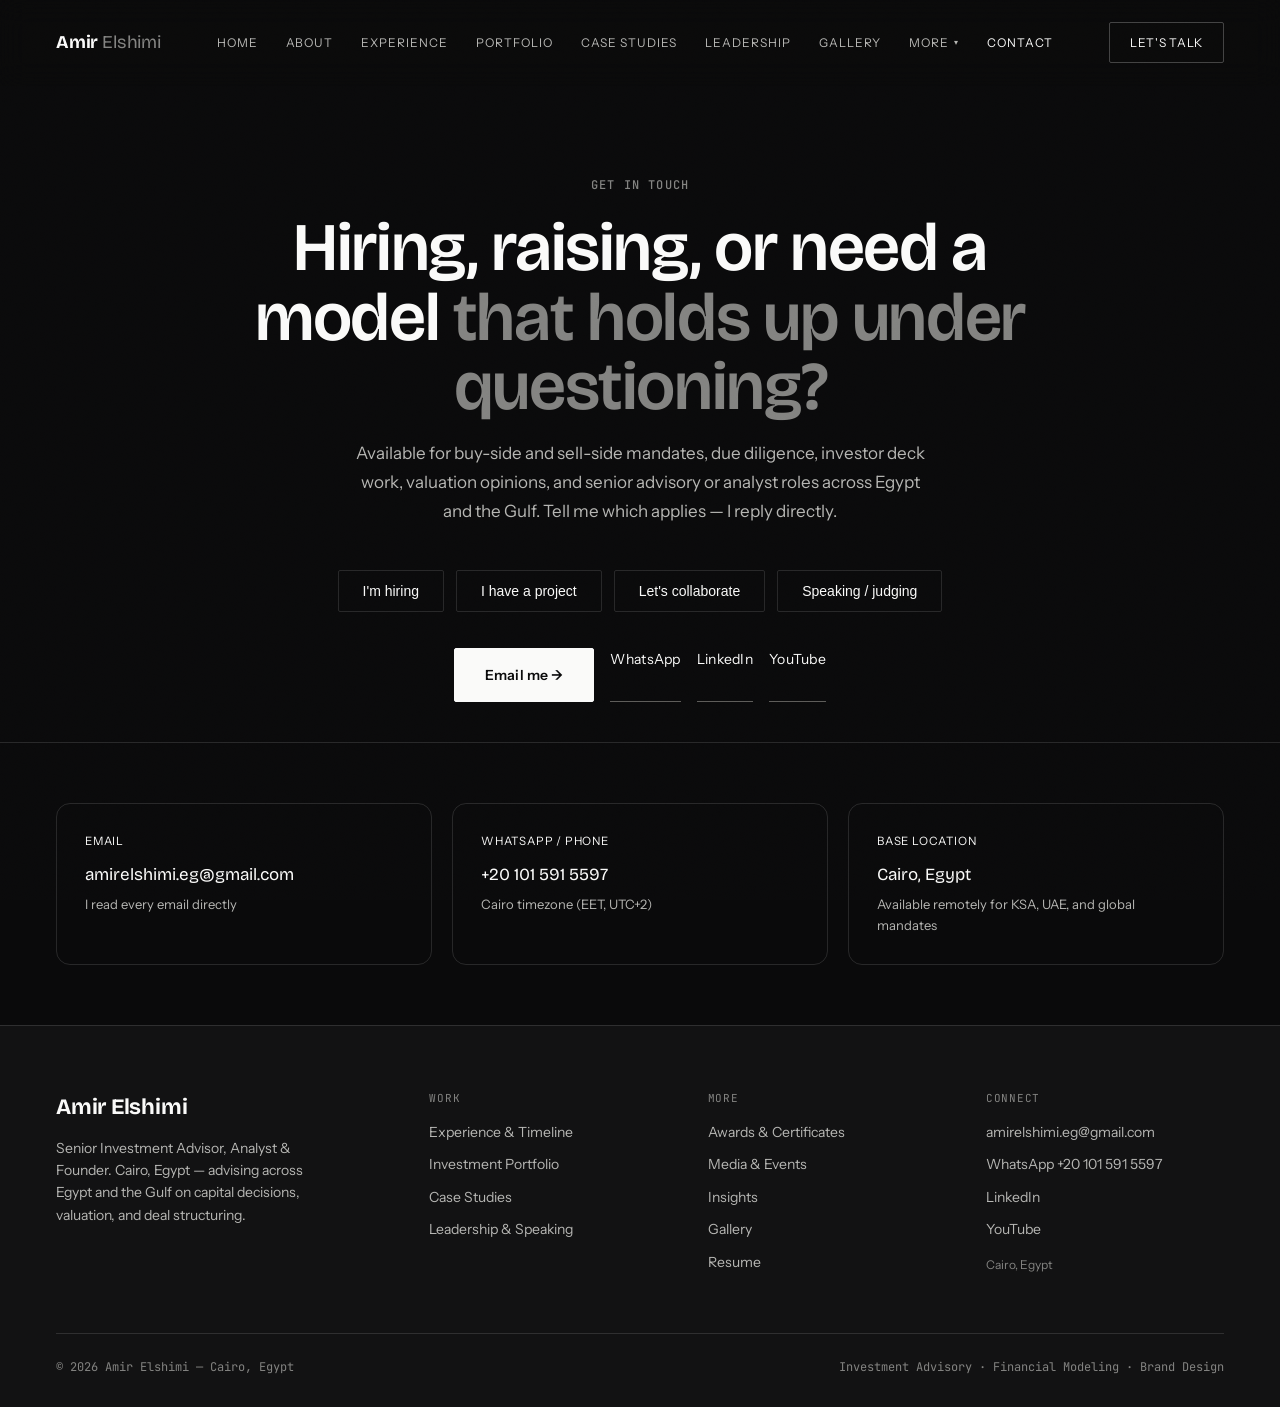
<file: pages/contact.html>
<!DOCTYPE html>
<html lang="en">
<head>
<meta charset="UTF-8">
<meta name="viewport" content="width=device-width, initial-scale=1.0">
<title>Contact Amir Elshimi — Investment Advisor Cairo, Egypt</title>
<meta name="description" content="Get in touch with Amir Elshimi for investment advisory, financial modeling, due diligence, valuation, or senior analytical roles across Egypt and the Gulf. Available for hiring, project mandates, and collaboration.">
<meta name="keywords" content="Amir Elshimi, investment advisor Cairo, financial analyst Egypt, DCF modeling, LBO analysis, CFA candidate Egypt, investment advisory Egypt Gulf, financial due diligence, valuation Egypt, مستشار استثماري">
<meta name="author" content="Amir Elshimi">
<meta name="robots" content="index, follow">
<link rel="canonical" href="https://amirmohamed148-pixel.github.io/amir-elshimi-site/pages/contact.html">
<meta property="og:title" content="Contact Amir Elshimi — Investment Advisor Cairo, Egypt">
<meta property="og:description" content="Get in touch with Amir Elshimi for investment advisory, financial modeling, due diligence, valuation, or senior analytical roles across Egypt and the Gulf. Available for hiring, project mandates, and collaboration.">
<meta property="og:image" content="https://amirmohamed148-pixel.github.io/amir-elshimi-site/assets/img/hero/hero-main.jpg">
<meta property="og:url" content="https://amirmohamed148-pixel.github.io/amir-elshimi-site/pages/contact.html">
<meta property="og:type" content="website">
<meta name="twitter:card" content="summary_large_image">
<meta name="twitter:title" content="Contact Amir Elshimi — Investment Advisor Cairo, Egypt">
<meta name="twitter:description" content="Get in touch with Amir Elshimi for investment advisory, financial modeling, due diligence, valuation, or senior analytical roles across Egypt and the Gulf. Available for hiring, project mandates, and collaboration.">
<meta name="twitter:image" content="https://amirmohamed148-pixel.github.io/amir-elshimi-site/assets/img/hero/hero-main.jpg">
<meta name="theme-color" content="#0A0A0B">
<link rel="stylesheet" href="../assets/css/core.css">
<body><div class='grain'></div><header class="site-nav" id="siteNav">
  <div class="wrap nav-inner">
    <a href="../index.html" class="nav-mark">Amir <span>Elshimi</span></a>
    <nav class="nav-links">
      <a href="../index.html">Home</a>
      <a href="about.html">About</a>
      <a href="experience.html">Experience</a>
      <a href="portfolio.html">Portfolio</a>
      <a href="case-studies.html">Case Studies</a>
      <a href="leadership.html">Leadership</a>
      <a href="gallery.html">Gallery</a>
      <div class="nav-more">
        <button class="nav-more-label">More</button>
        <div class="nav-more-menu">
          <a href="../pages/awards.html">Awards & Certificates</a>
          <a href="../pages/media.html">Media & Events</a>
          <a href="../pages/insights.html">Insights</a>
          <a href="../pages/resume.html">Resume</a>
        </div>
      </div>
      <a href="contact.html" class="active">Contact</a>
    </nav>
    <a href="contact.html" class="nav-cta">Let's talk</a>
    <button class="nav-menu-btn" id="navMenuBtn" aria-label="Toggle menu" aria-expanded="false">
      <span></span><span></span><span></span>
    </button>
  </div>
</header>
<section class="page-hero" style="padding-bottom:40px;text-align:center;">
  <div class="wrap">
    <div class="eyebrow reveal" style="justify-content:center;display:flex;">Get in touch</div>
    <h1 class="page-title reveal" style="margin:18px auto 0;max-width:780px;">
      Hiring, raising, or need a model <em>that holds up under questioning?</em>
    </h1>
    <p class="page-sub reveal" style="margin:18px auto 0;max-width:580px;">
      Available for buy-side and sell-side mandates, due diligence, investor deck work,
      valuation opinions, and senior advisory or analyst roles across Egypt and the Gulf.
      Tell me which applies — I reply directly.
    </p>
    <div class="intent-row reveal">
      <button class="intent-btn" data-intent="hiring">I'm hiring</button>
      <button class="intent-btn" data-intent="project">I have a project</button>
      <button class="intent-btn" data-intent="collab">Let's collaborate</button>
      <button class="intent-btn" data-intent="speaking">Speaking / judging</button>
    </div>
    <div class="contact-actions reveal" style="display:flex;gap:16px;justify-content:center;flex-wrap:wrap;margin-top:36px;">
      <a href="mailto:amirelshimi.eg@gmail.com" class="btn-primary" id="emailBtn">Email me →</a>
      <a href="https://wa.me/201015915597" class="btn-ghost" style="border-bottom-color:rgba(245,242,234,0.35);color:var(--paper);" target="_blank" rel="noopener">WhatsApp</a>
      <a href="https://www.linkedin.com/in/amir-elshimi-306a02215" class="btn-ghost" style="border-bottom-color:rgba(245,242,234,0.35);color:var(--paper);" target="_blank" rel="noopener">LinkedIn</a>
      <a href="https://www.youtube.com/@amirelshimi" class="btn-ghost" style="border-bottom-color:rgba(245,242,234,0.35);color:var(--paper);" target="_blank" rel="noopener">YouTube</a>
    </div>
  </div>
</section>

<section class="section-dark" style="padding:60px 0;">
  <div class="wrap">
    <div style="display:grid;grid-template-columns:repeat(3,1fr);gap:20px;" class="reveal">
      <div style="border:1px solid var(--line);border-radius:14px;padding:28px;">
        <div style="font-size:11.5px;letter-spacing:0.07em;text-transform:uppercase;color:var(--amber-soft);">Email</div>
        <div style="font-family:var(--font-display);font-size:17px;margin-top:10px;">amirelshimi.eg@gmail.com</div>
        <div style="margin-top:6px;font-size:13px;color:var(--sage);">I read every email directly</div>
      </div>
      <div style="border:1px solid var(--line);border-radius:14px;padding:28px;">
        <div style="font-size:11.5px;letter-spacing:0.07em;text-transform:uppercase;color:var(--amber-soft);">WhatsApp / Phone</div>
        <div style="font-family:var(--font-display);font-size:17px;margin-top:10px;">+20 101 591 5597</div>
        <div style="margin-top:6px;font-size:13px;color:var(--sage);">Cairo timezone (EET, UTC+2)</div>
      </div>
      <div style="border:1px solid var(--line);border-radius:14px;padding:28px;">
        <div style="font-size:11.5px;letter-spacing:0.07em;text-transform:uppercase;color:var(--amber-soft);">Base location</div>
        <div style="font-family:var(--font-display);font-size:17px;margin-top:10px;">Cairo, Egypt</div>
        <div style="margin-top:6px;font-size:13px;color:var(--sage);">Available remotely for KSA, UAE, and global mandates</div>
      </div>
    </div>
  </div>
</section>
<footer>
  <div class="wrap">
    <div class="footer-grid">
      <div>
        <div class="footer-brand">Amir Elshimi</div>
        <p class="footer-tag">Senior Investment Advisor, Analyst &amp; Founder. Cairo, Egypt — advising across Egypt and the Gulf on capital decisions, valuation, and deal structuring.</p>
      </div>
      <div class="footer-col">
        <div class="footer-col-title">Work</div>
        <a href="../pages/experience.html">Experience &amp; Timeline</a>
        <a href="../pages/portfolio.html">Investment Portfolio</a>
        <a href="../pages/case-studies.html">Case Studies</a>
        <a href="../pages/leadership.html">Leadership &amp; Speaking</a>
      </div>
      <div class="footer-col">
        <div class="footer-col-title">More</div>
        <a href="../pages/awards.html">Awards &amp; Certificates</a>
        <a href="../pages/media.html">Media &amp; Events</a>
        <a href="../pages/insights.html">Insights</a>
        <a href="../pages/gallery.html">Gallery</a>
        <a href="../pages/resume.html">Resume</a>
      </div>
      <div class="footer-col">
        <div class="footer-col-title">Connect</div>
        <a href="mailto:amirelshimi.eg@gmail.com">amirelshimi.eg@gmail.com</a>
        <a href="https://wa.me/201015915597" target="_blank" rel="noopener">WhatsApp +20 101 591 5597</a>
        <a href="https://www.linkedin.com/in/amir-elshimi-306a02215" target="_blank" rel="noopener">LinkedIn</a>
        <a href="https://www.youtube.com/@amirelshimi" target="_blank" rel="noopener">YouTube</a>
        <span style="color:var(--sage-dim);font-size:12px">Cairo, Egypt</span>
      </div>
    </div>
    <div class="footer-bottom">
      <span>© <span id="year"></span> Amir Elshimi — Cairo, Egypt</span>
      <span style="color:var(--sage-dim)">Investment Advisory · Financial Modeling · Brand Design</span>
    </div>
  </div>
</footer>
<script src="../assets/js/core.js"></script>
</body>
</html>
</file>
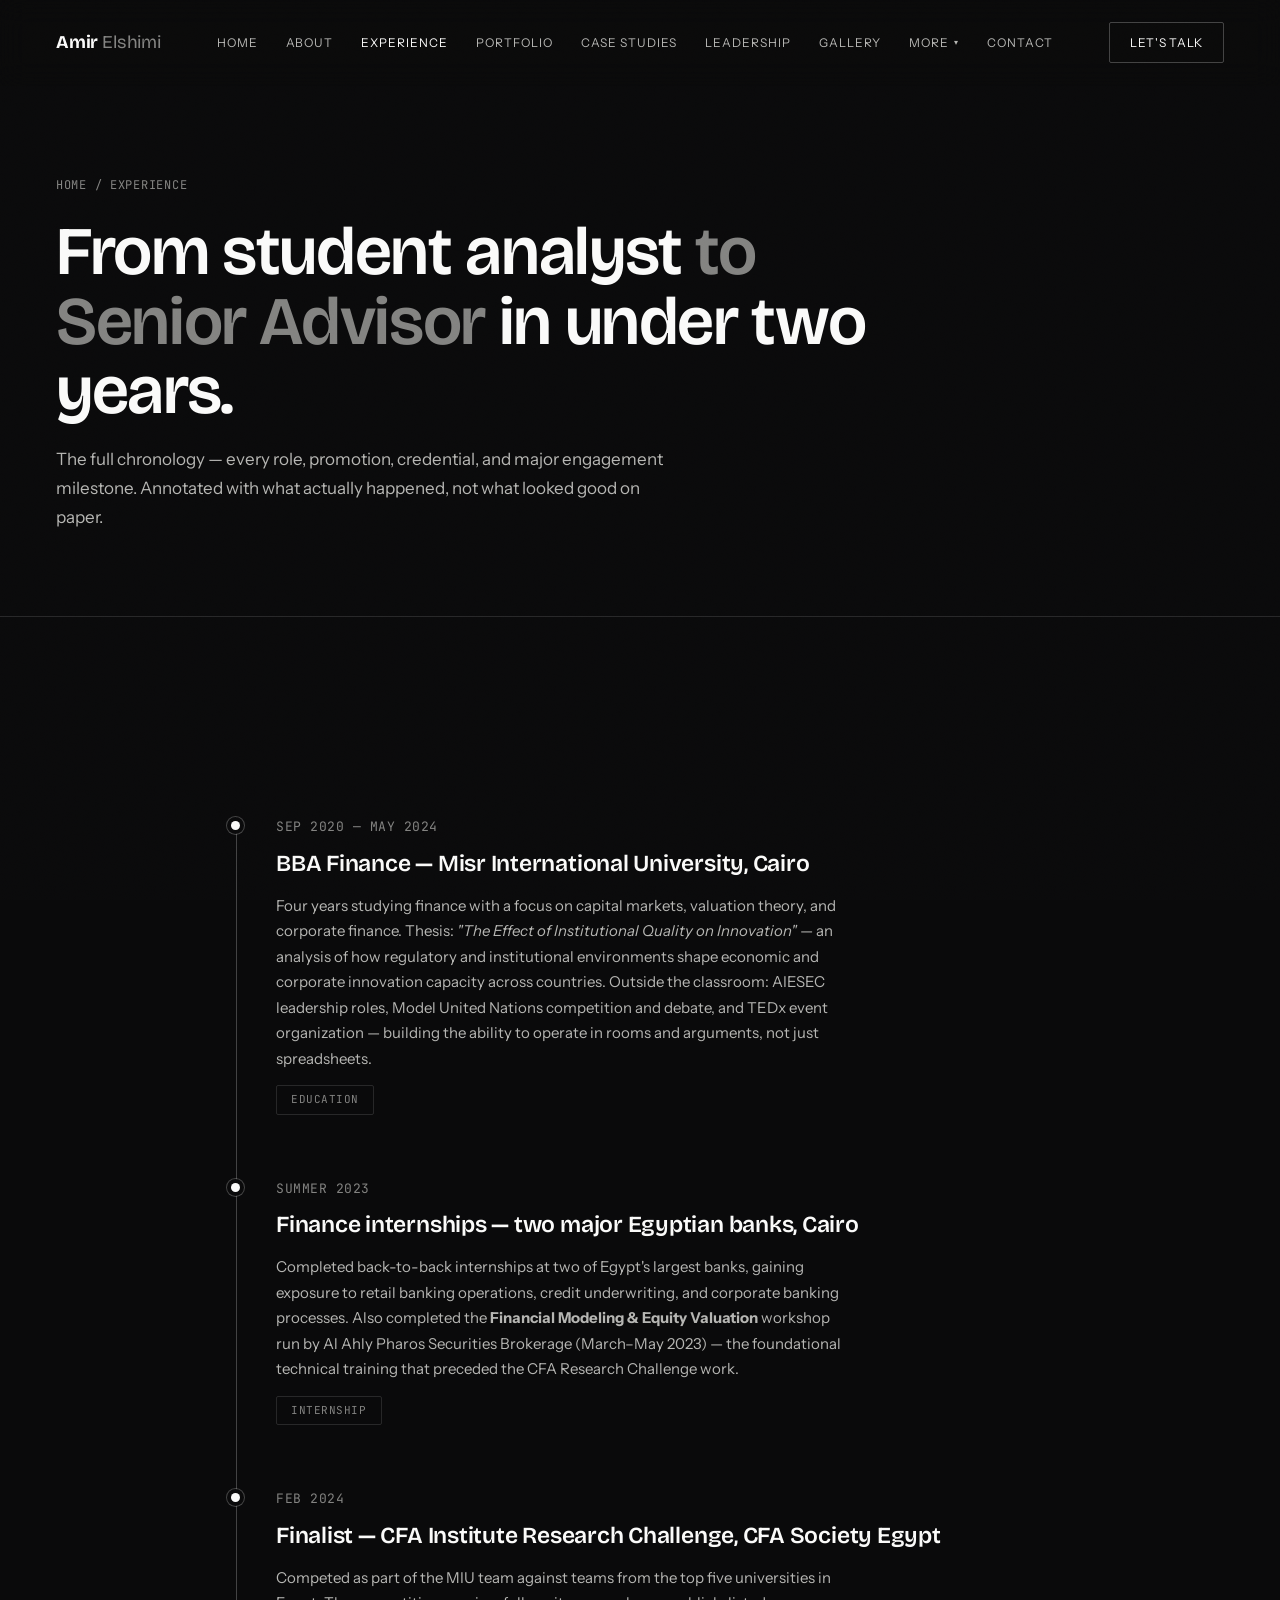
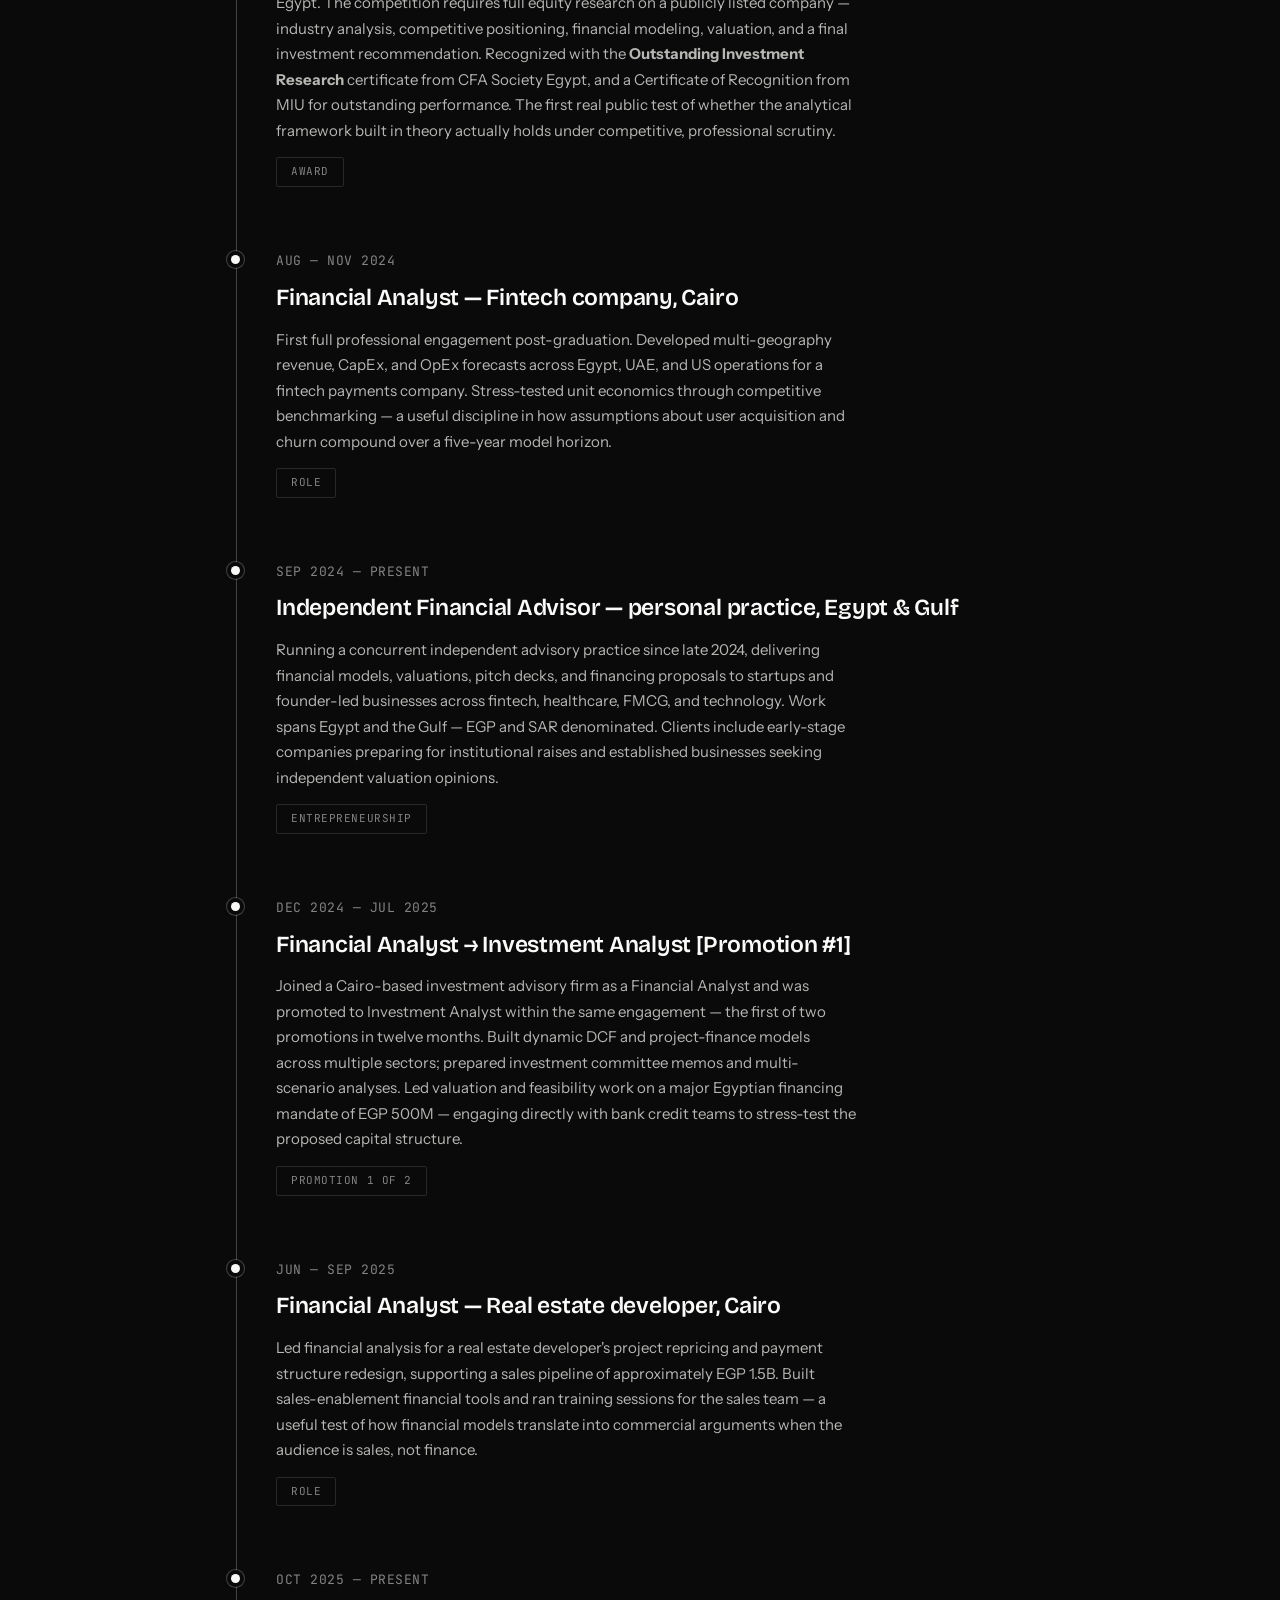
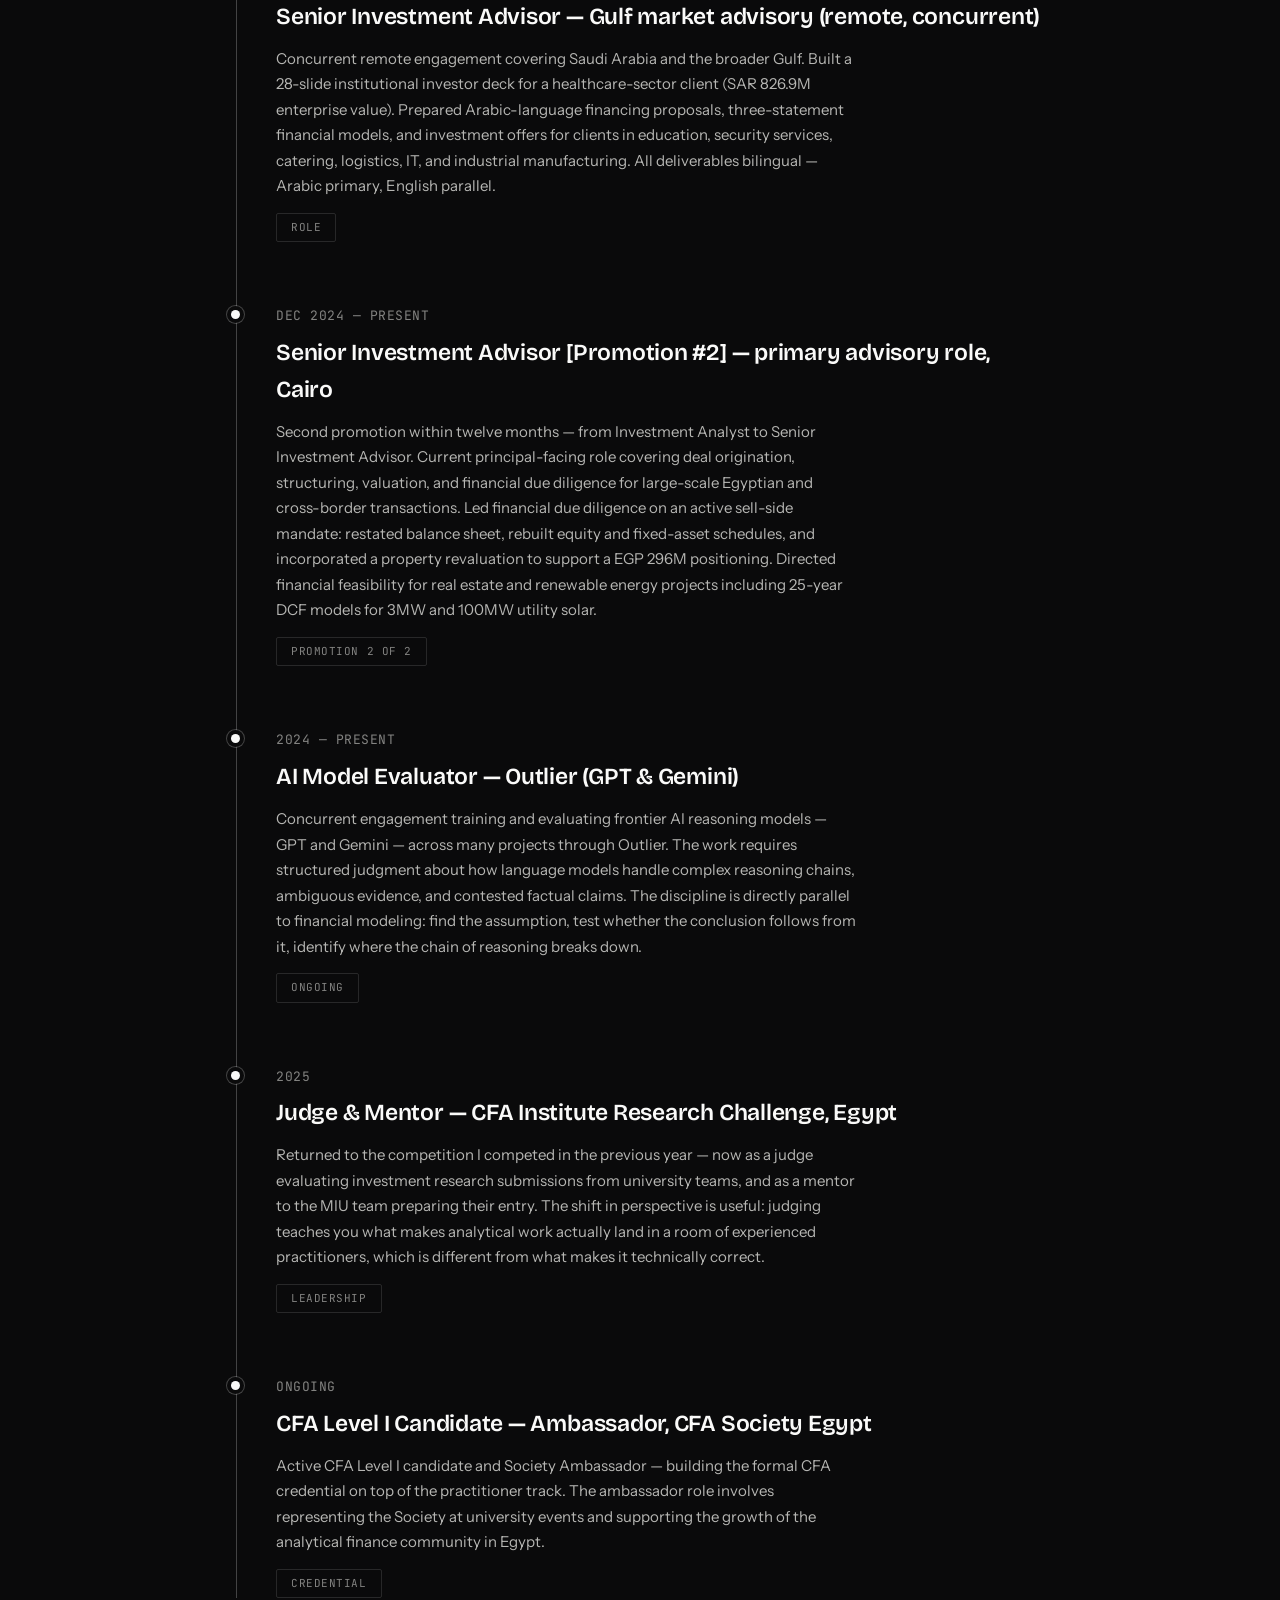
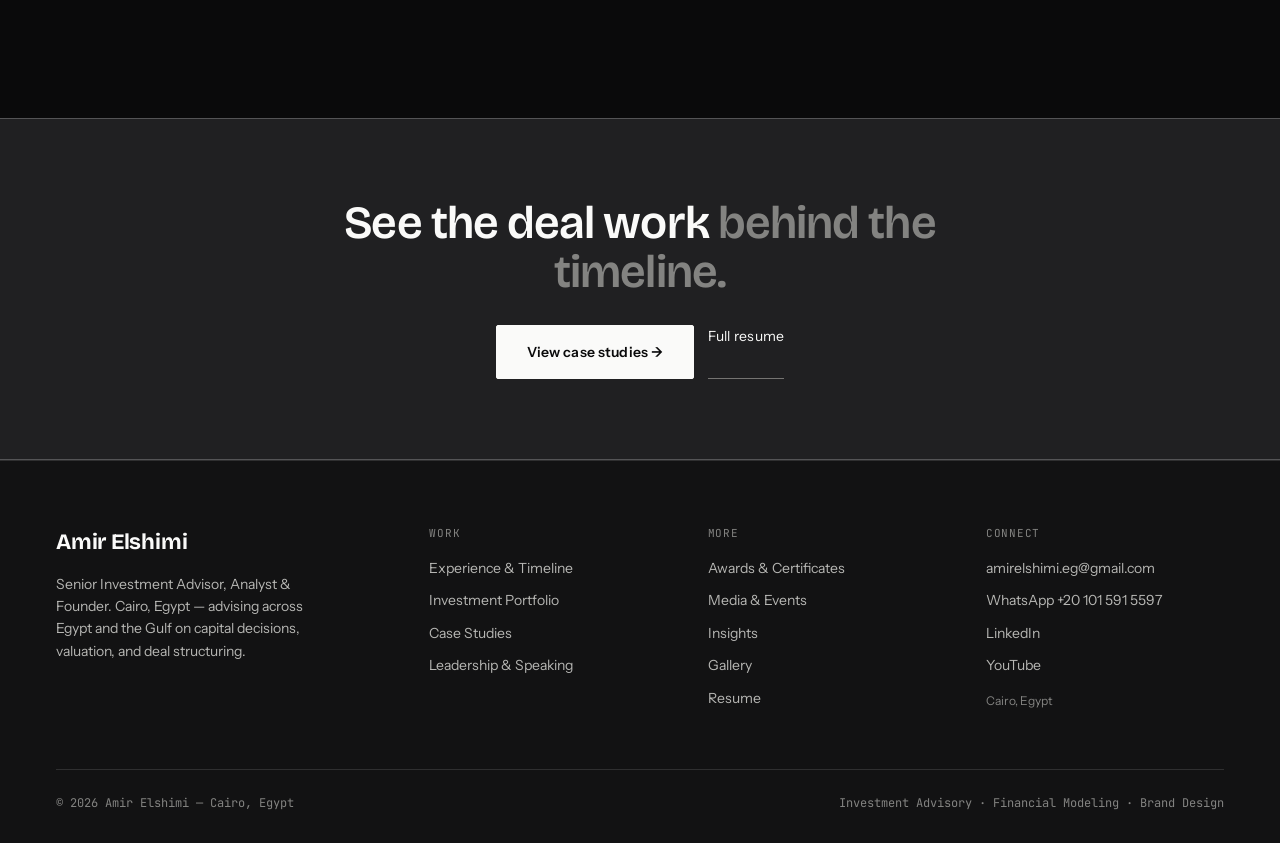
<file: pages/experience.html>
<!DOCTYPE html>
<html lang="en">
<head>
<meta charset="UTF-8">
<meta name="viewport" content="width=device-width, initial-scale=1.0">
<title>Career Timeline & Experience — Amir Elshimi | Investment Advisor Cairo</title>
<meta name="description" content="Full career timeline of Amir Elshimi — promotions, roles, engagements, and milestones from BBA Finance at MIU through Senior Investment Advisor in Egypt and the Gulf.">
<meta name="keywords" content="Amir Elshimi, investment advisor Cairo, financial analyst Egypt, DCF modeling, LBO analysis, CFA candidate Egypt, investment advisory Egypt Gulf, financial due diligence, valuation Egypt, مستشار استثماري">
<meta name="author" content="Amir Elshimi">
<meta name="robots" content="index, follow">
<link rel="canonical" href="https://amirmohamed148-pixel.github.io/amir-elshimi-site/pages/experience.html">
<meta property="og:title" content="Career Timeline & Experience — Amir Elshimi | Investment Advisor Cairo">
<meta property="og:description" content="Full career timeline of Amir Elshimi — promotions, roles, engagements, and milestones from BBA Finance at MIU through Senior Investment Advisor in Egypt and the Gulf.">
<meta property="og:image" content="https://amirmohamed148-pixel.github.io/amir-elshimi-site/assets/img/hero/hero-main.jpg">
<meta property="og:url" content="https://amirmohamed148-pixel.github.io/amir-elshimi-site/pages/experience.html">
<meta property="og:type" content="website">
<meta name="twitter:card" content="summary_large_image">
<meta name="twitter:title" content="Career Timeline & Experience — Amir Elshimi | Investment Advisor Cairo">
<meta name="twitter:description" content="Full career timeline of Amir Elshimi — promotions, roles, engagements, and milestones from BBA Finance at MIU through Senior Investment Advisor in Egypt and the Gulf.">
<meta name="twitter:image" content="https://amirmohamed148-pixel.github.io/amir-elshimi-site/assets/img/hero/hero-main.jpg">
<meta name="theme-color" content="#0A0A0B">
<link rel="stylesheet" href="../assets/css/core.css">

<body>
<div class="grain"></div>
<header class="site-nav" id="siteNav">
  <div class="wrap nav-inner">
    <a href="../index.html" class="nav-mark">Amir <span>Elshimi</span></a>
    <nav class="nav-links">
      <a href="../index.html">Home</a>
      <a href="about.html">About</a>
      <a href="experience.html" class="active">Experience</a>
      <a href="portfolio.html">Portfolio</a>
      <a href="case-studies.html">Case Studies</a>
      <a href="leadership.html">Leadership</a>
      <a href="gallery.html">Gallery</a>
      <div class="nav-more">
        <button class="nav-more-label">More</button>
        <div class="nav-more-menu">
          <a href="../pages/awards.html">Awards & Certificates</a>
          <a href="../pages/media.html">Media & Events</a>
          <a href="../pages/insights.html">Insights</a>
          <a href="../pages/resume.html">Resume</a>
        </div>
      </div>
      <a href="contact.html">Contact</a>
    </nav>
    <a href="contact.html" class="nav-cta">Let's talk</a>
    <button class="nav-menu-btn" id="navMenuBtn" aria-label="Toggle menu" aria-expanded="false">
      <span></span><span></span><span></span>
    </button>
  </div>
</header>
<section class="page-hero">
  <div class="wrap">
    <div class="breadcrumb"><a href="../index.html">Home</a> / Experience</div>
    <h1 class="page-title">From student analyst <em>to Senior Advisor</em> in under two years.</h1>
    <p class="page-sub">The full chronology — every role, promotion, credential, and major engagement milestone. Annotated with what actually happened, not what looked good on paper.</p>
  </div>
</section>

<section class="section-dark">
  <div class="wrap-narrow">
    <div class="timeline">

      <div class="tl-item">
        <div class="tl-dot"></div>
        <div class="tl-year">SEP 2020 — MAY 2024</div>
        <div class="tl-title">BBA Finance — Misr International University, Cairo</div>
        <div class="tl-desc">Four years studying finance with a focus on capital markets, valuation theory, and corporate finance. Thesis: <em>"The Effect of Institutional Quality on Innovation"</em> — an analysis of how regulatory and institutional environments shape economic and corporate innovation capacity across countries. Outside the classroom: AIESEC leadership roles, Model United Nations competition and debate, and TEDx event organization — building the ability to operate in rooms and arguments, not just spreadsheets.</div>
        <span class="tl-tag">Education</span>
      </div>

      <div class="tl-item">
        <div class="tl-dot"></div>
        <div class="tl-year">SUMMER 2023</div>
        <div class="tl-title">Finance internships — two major Egyptian banks, Cairo</div>
        <div class="tl-desc">Completed back-to-back internships at two of Egypt's largest banks, gaining exposure to retail banking operations, credit underwriting, and corporate banking processes. Also completed the <strong>Financial Modeling &amp; Equity Valuation</strong> workshop run by Al Ahly Pharos Securities Brokerage (March–May 2023) — the foundational technical training that preceded the CFA Research Challenge work.</div>
        <span class="tl-tag">Internship</span>
      </div>

      <div class="tl-item">
        <div class="tl-dot"></div>
        <div class="tl-year">FEB 2024</div>
        <div class="tl-title">Finalist — CFA Institute Research Challenge, CFA Society Egypt</div>
        <div class="tl-desc">Competed as part of the MIU team against teams from the top five universities in Egypt. The competition requires full equity research on a publicly listed company — industry analysis, competitive positioning, financial modeling, valuation, and a final investment recommendation. Recognized with the <strong>Outstanding Investment Research</strong> certificate from CFA Society Egypt, and a Certificate of Recognition from MIU for outstanding performance. The first real public test of whether the analytical framework built in theory actually holds under competitive, professional scrutiny.</div>
        <span class="tl-tag">Award</span>
      </div>

      <div class="tl-item">
        <div class="tl-dot"></div>
        <div class="tl-year">AUG — NOV 2024</div>
        <div class="tl-title">Financial Analyst — Fintech company, Cairo</div>
        <div class="tl-desc">First full professional engagement post-graduation. Developed multi-geography revenue, CapEx, and OpEx forecasts across Egypt, UAE, and US operations for a fintech payments company. Stress-tested unit economics through competitive benchmarking — a useful discipline in how assumptions about user acquisition and churn compound over a five-year model horizon.</div>
        <span class="tl-tag">Role</span>
      </div>

      <div class="tl-item">
        <div class="tl-dot"></div>
        <div class="tl-year">SEP 2024 — PRESENT</div>
        <div class="tl-title">Independent Financial Advisor — personal practice, Egypt &amp; Gulf</div>
        <div class="tl-desc">Running a concurrent independent advisory practice since late 2024, delivering financial models, valuations, pitch decks, and financing proposals to startups and founder-led businesses across fintech, healthcare, FMCG, and technology. Work spans Egypt and the Gulf — EGP and SAR denominated. Clients include early-stage companies preparing for institutional raises and established businesses seeking independent valuation opinions.</div>
        <span class="tl-tag">Entrepreneurship</span>
      </div>

      <div class="tl-item">
        <div class="tl-dot"></div>
        <div class="tl-year">DEC 2024 — JUL 2025</div>
        <div class="tl-title">Financial Analyst → Investment Analyst [Promotion #1]</div>
        <div class="tl-desc">Joined a Cairo-based investment advisory firm as a Financial Analyst and was promoted to Investment Analyst within the same engagement — the first of two promotions in twelve months. Built dynamic DCF and project-finance models across multiple sectors; prepared investment committee memos and multi-scenario analyses. Led valuation and feasibility work on a major Egyptian financing mandate of EGP 500M — engaging directly with bank credit teams to stress-test the proposed capital structure.</div>
        <span class="tl-tag">Promotion 1 of 2</span>
      </div>

      <div class="tl-item">
        <div class="tl-dot"></div>
        <div class="tl-year">JUN — SEP 2025</div>
        <div class="tl-title">Financial Analyst — Real estate developer, Cairo</div>
        <div class="tl-desc">Led financial analysis for a real estate developer's project repricing and payment structure redesign, supporting a sales pipeline of approximately EGP 1.5B. Built sales-enablement financial tools and ran training sessions for the sales team — a useful test of how financial models translate into commercial arguments when the audience is sales, not finance.</div>
        <span class="tl-tag">Role</span>
      </div>

      <div class="tl-item">
        <div class="tl-dot"></div>
        <div class="tl-year">OCT 2025 — PRESENT</div>
        <div class="tl-title">Senior Investment Advisor — Gulf market advisory (remote, concurrent)</div>
        <div class="tl-desc">Concurrent remote engagement covering Saudi Arabia and the broader Gulf. Built a 28-slide institutional investor deck for a healthcare-sector client (SAR 826.9M enterprise value). Prepared Arabic-language financing proposals, three-statement financial models, and investment offers for clients in education, security services, catering, logistics, IT, and industrial manufacturing. All deliverables bilingual — Arabic primary, English parallel.</div>
        <span class="tl-tag">Role</span>
      </div>

      <div class="tl-item">
        <div class="tl-dot"></div>
        <div class="tl-year">DEC 2024 — PRESENT</div>
        <div class="tl-title">Senior Investment Advisor [Promotion #2] — primary advisory role, Cairo</div>
        <div class="tl-desc">Second promotion within twelve months — from Investment Analyst to Senior Investment Advisor. Current principal-facing role covering deal origination, structuring, valuation, and financial due diligence for large-scale Egyptian and cross-border transactions. Led financial due diligence on an active sell-side mandate: restated balance sheet, rebuilt equity and fixed-asset schedules, and incorporated a property revaluation to support a EGP 296M positioning. Directed financial feasibility for real estate and renewable energy projects including 25-year DCF models for 3MW and 100MW utility solar.</div>
        <span class="tl-tag">Promotion 2 of 2</span>
      </div>

      <div class="tl-item">
        <div class="tl-dot"></div>
        <div class="tl-year">2024 — PRESENT</div>
        <div class="tl-title">AI Model Evaluator — Outlier (GPT &amp; Gemini)</div>
        <div class="tl-desc">Concurrent engagement training and evaluating frontier AI reasoning models — GPT and Gemini — across many projects through Outlier. The work requires structured judgment about how language models handle complex reasoning chains, ambiguous evidence, and contested factual claims. The discipline is directly parallel to financial modeling: find the assumption, test whether the conclusion follows from it, identify where the chain of reasoning breaks down.</div>
        <span class="tl-tag">Ongoing</span>
      </div>

      <div class="tl-item">
        <div class="tl-dot"></div>
        <div class="tl-year">2025</div>
        <div class="tl-title">Judge &amp; Mentor — CFA Institute Research Challenge, Egypt</div>
        <div class="tl-desc">Returned to the competition I competed in the previous year — now as a judge evaluating investment research submissions from university teams, and as a mentor to the MIU team preparing their entry. The shift in perspective is useful: judging teaches you what makes analytical work actually land in a room of experienced practitioners, which is different from what makes it technically correct.</div>
        <span class="tl-tag">Leadership</span>
      </div>

      <div class="tl-item">
        <div class="tl-dot"></div>
        <div class="tl-year">ONGOING</div>
        <div class="tl-title">CFA Level I Candidate — Ambassador, CFA Society Egypt</div>
        <div class="tl-desc">Active CFA Level I candidate and Society Ambassador — building the formal CFA credential on top of the practitioner track. The ambassador role involves representing the Society at university events and supporting the growth of the analytical finance community in Egypt.</div>
        <span class="tl-tag">Credential</span>
      </div>

    </div>
  </div>
</section>

<section class="section-emerald" style="text-align:center;padding:80px 0;">
  <div class="wrap">
    <h2 class="h2 reveal" style="margin:0 auto;max-width:600px;">See the deal work <em>behind the timeline.</em></h2>
    <div class="reveal" style="margin-top:28px;display:flex;gap:14px;justify-content:center;flex-wrap:wrap;">
      <a href="case-studies.html" class="btn-primary">View case studies →</a>
      <a href="resume.html" class="btn-ghost" style="color:var(--paper);border-bottom-color:rgba(245,242,234,0.4);">Full resume</a>
    </div>
  </div>
</section>
<footer>
  <div class="wrap">
    <div class="footer-grid">
      <div>
        <div class="footer-brand">Amir Elshimi</div>
        <p class="footer-tag">Senior Investment Advisor, Analyst &amp; Founder. Cairo, Egypt — advising across Egypt and the Gulf on capital decisions, valuation, and deal structuring.</p>
      </div>
      <div class="footer-col">
        <div class="footer-col-title">Work</div>
        <a href="../pages/experience.html">Experience &amp; Timeline</a>
        <a href="../pages/portfolio.html">Investment Portfolio</a>
        <a href="../pages/case-studies.html">Case Studies</a>
        <a href="../pages/leadership.html">Leadership &amp; Speaking</a>
      </div>
      <div class="footer-col">
        <div class="footer-col-title">More</div>
        <a href="../pages/awards.html">Awards &amp; Certificates</a>
        <a href="../pages/media.html">Media &amp; Events</a>
        <a href="../pages/insights.html">Insights</a>
        <a href="../pages/gallery.html">Gallery</a>
        <a href="../pages/resume.html">Resume</a>
      </div>
      <div class="footer-col">
        <div class="footer-col-title">Connect</div>
        <a href="mailto:amirelshimi.eg@gmail.com">amirelshimi.eg@gmail.com</a>
        <a href="https://wa.me/201015915597" target="_blank" rel="noopener">WhatsApp +20 101 591 5597</a>
        <a href="https://www.linkedin.com/in/amir-elshimi-306a02215" target="_blank" rel="noopener">LinkedIn</a>
        <a href="https://www.youtube.com/@amirelshimi" target="_blank" rel="noopener">YouTube</a>
        <span style="color:var(--sage-dim);font-size:12px">Cairo, Egypt</span>
      </div>
    </div>
    <div class="footer-bottom">
      <span>© <span id="year"></span> Amir Elshimi — Cairo, Egypt</span>
      <span style="color:var(--sage-dim)">Investment Advisory · Financial Modeling · Brand Design</span>
    </div>
  </div>
</footer>
<script src="../assets/js/core.js"></script>
</body>
</html>
</file>
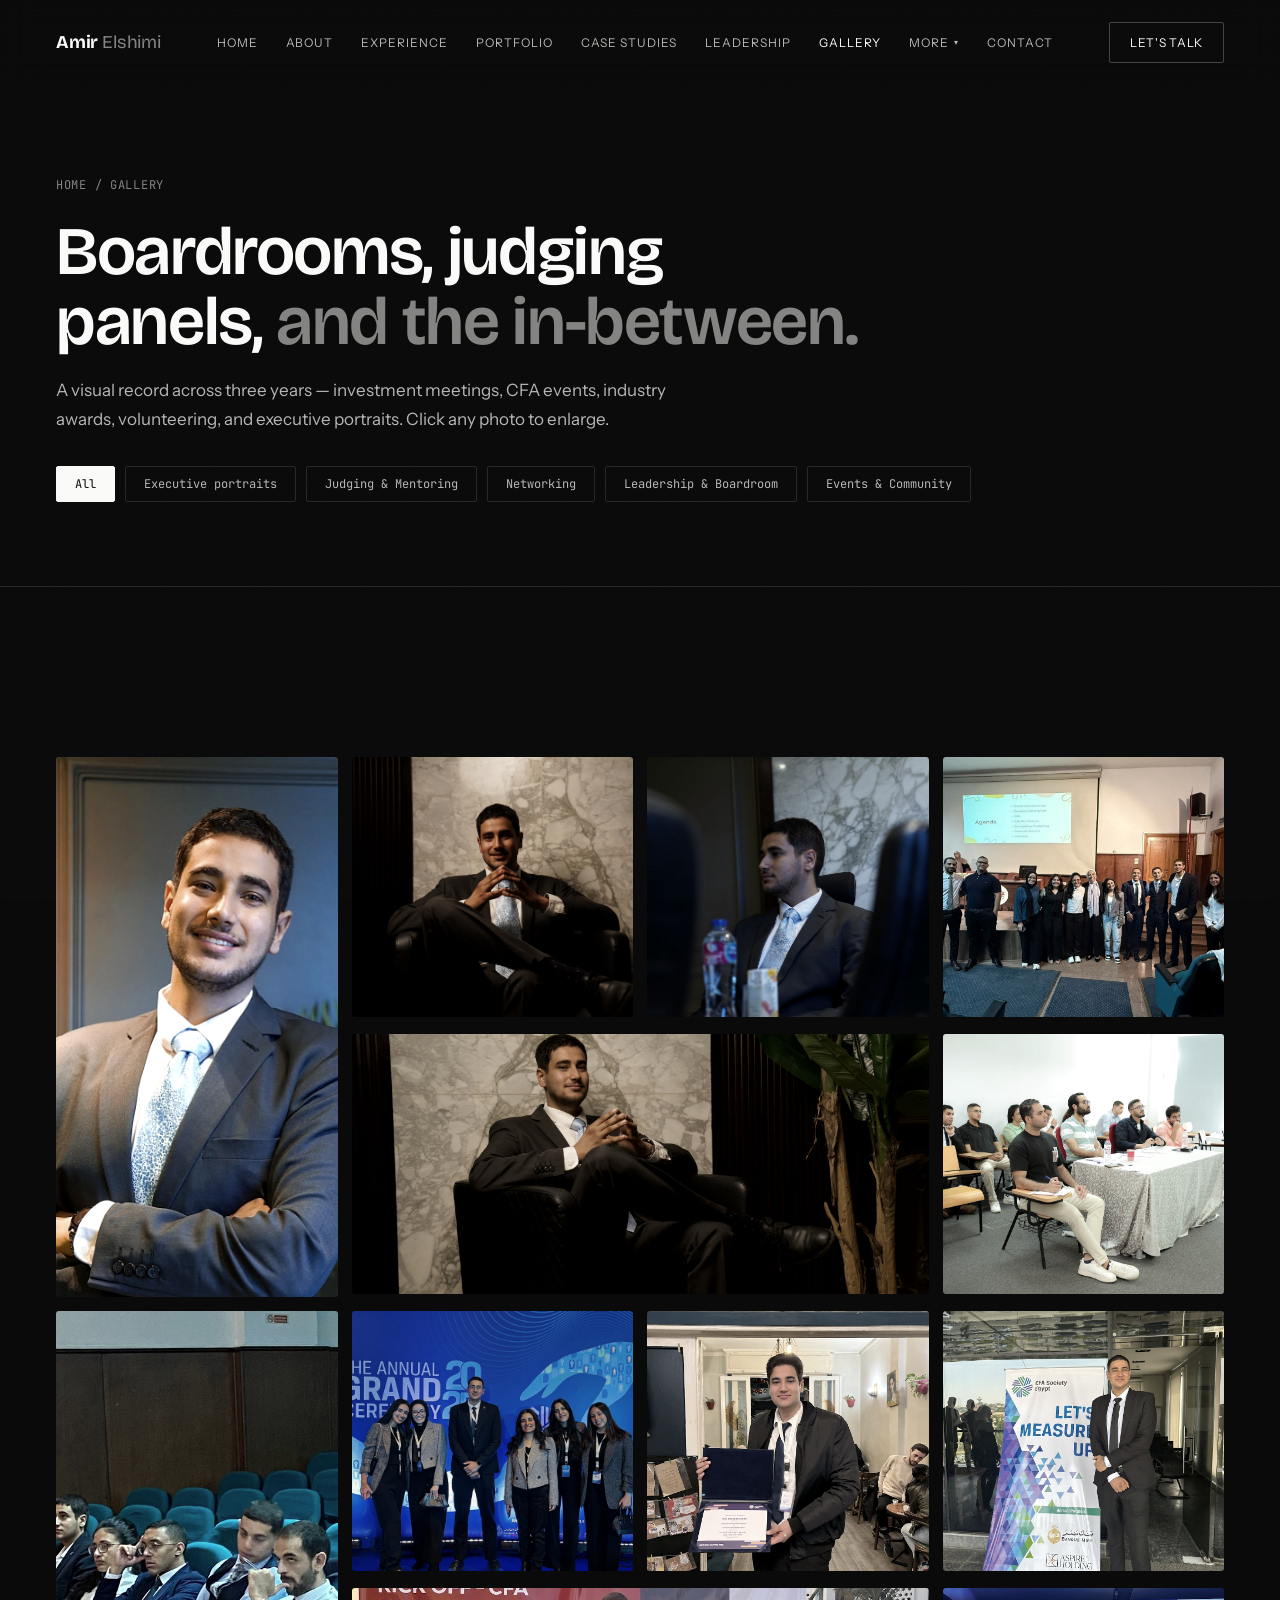
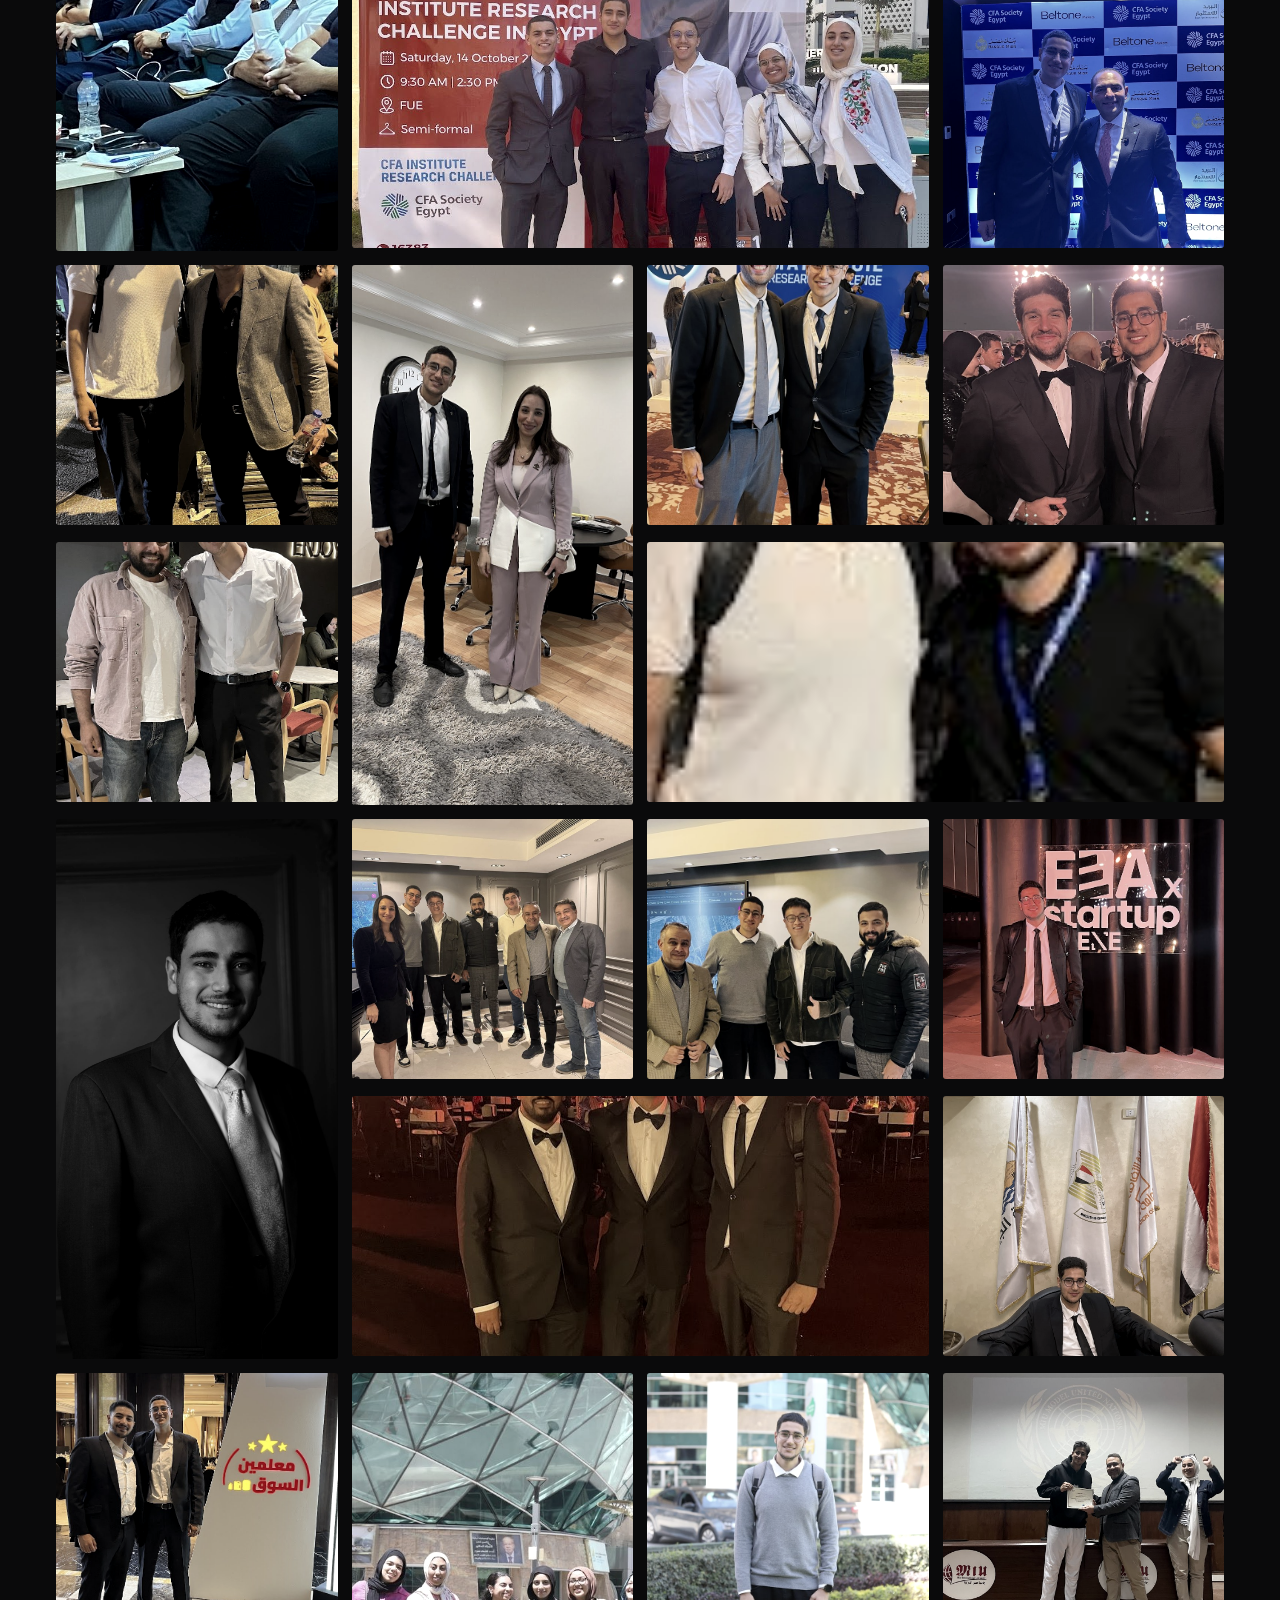
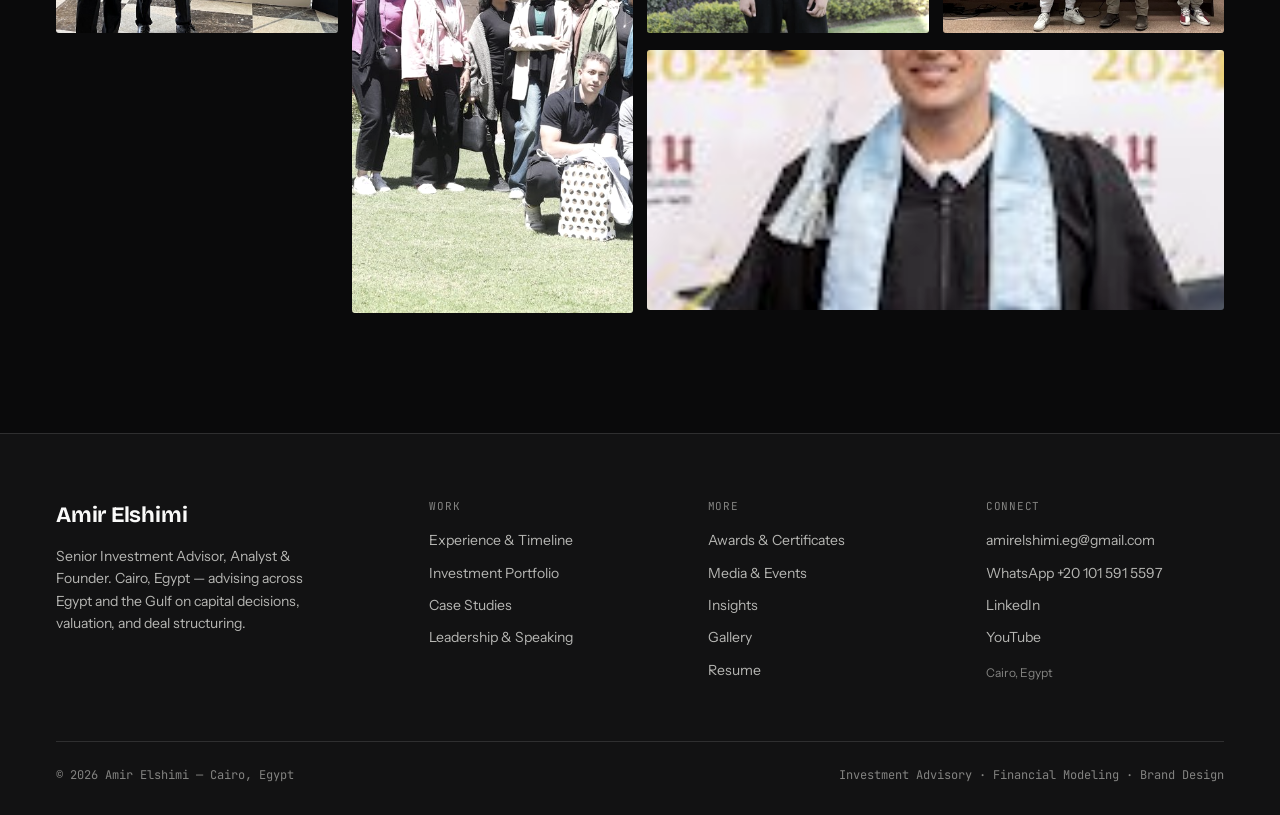
<file: pages/gallery.html>
<!DOCTYPE html>
<html lang="en">
<head>
<meta charset="UTF-8">
<meta name="viewport" content="width=device-width, initial-scale=1.0">
<title>Gallery — Events, Leadership & Professional Life | Amir Elshimi</title>
<meta name="description" content="Photo gallery of Amir Elshimi — board meetings, CFA Research Challenge judging, Egyptian Entrepreneur Awards, industry events, volunteering, and executive portraits.">
<meta name="keywords" content="Amir Elshimi, investment advisor Cairo, financial analyst Egypt, DCF modeling, LBO analysis, CFA candidate Egypt, investment advisory Egypt Gulf, financial due diligence, valuation Egypt, مستشار استثماري">
<meta name="author" content="Amir Elshimi">
<meta name="robots" content="index, follow">
<link rel="canonical" href="https://amirmohamed148-pixel.github.io/amir-elshimi-site/pages/gallery.html">
<meta property="og:title" content="Gallery — Events, Leadership & Professional Life | Amir Elshimi">
<meta property="og:description" content="Photo gallery of Amir Elshimi — board meetings, CFA Research Challenge judging, Egyptian Entrepreneur Awards, industry events, volunteering, and executive portraits.">
<meta property="og:image" content="https://amirmohamed148-pixel.github.io/amir-elshimi-site/assets/img/hero/hero-main.jpg">
<meta property="og:url" content="https://amirmohamed148-pixel.github.io/amir-elshimi-site/pages/gallery.html">
<meta property="og:type" content="website">
<meta name="twitter:card" content="summary_large_image">
<meta name="twitter:title" content="Gallery — Events, Leadership & Professional Life | Amir Elshimi">
<meta name="twitter:description" content="Photo gallery of Amir Elshimi — board meetings, CFA Research Challenge judging, Egyptian Entrepreneur Awards, industry events, volunteering, and executive portraits.">
<meta name="twitter:image" content="https://amirmohamed148-pixel.github.io/amir-elshimi-site/assets/img/hero/hero-main.jpg">
<meta name="theme-color" content="#0A0A0B">
<link rel="stylesheet" href="../assets/css/core.css">

<body><div class="grain"></div>
<style>
.gallery-grid .gallery-item{ height:260px; }
.gallery-grid .gallery-item.tall{ height:540px; }
</style>
<header class="site-nav" id="siteNav">
  <div class="wrap nav-inner">
    <a href="../index.html" class="nav-mark">Amir <span>Elshimi</span></a>
    <nav class="nav-links">
      <a href="../index.html">Home</a>
      <a href="about.html">About</a>
      <a href="experience.html">Experience</a>
      <a href="portfolio.html">Portfolio</a>
      <a href="case-studies.html">Case Studies</a>
      <a href="leadership.html">Leadership</a>
      <a href="gallery.html" class="active">Gallery</a>
      <div class="nav-more">
        <button class="nav-more-label">More</button>
        <div class="nav-more-menu">
          <a href="../pages/awards.html">Awards & Certificates</a>
          <a href="../pages/media.html">Media & Events</a>
          <a href="../pages/insights.html">Insights</a>
          <a href="../pages/resume.html">Resume</a>
        </div>
      </div>
      <a href="contact.html">Contact</a>
    </nav>
    <a href="contact.html" class="nav-cta">Let's talk</a>
    <button class="nav-menu-btn" id="navMenuBtn" aria-label="Toggle menu" aria-expanded="false">
      <span></span><span></span><span></span>
    </button>
  </div>
</header>
<section class="page-hero">
  <div class="wrap">
    <div class="breadcrumb"><a href="../index.html">Home</a> / Gallery</div>
    <h1 class="page-title">Boardrooms, judging panels, <em>and the in-between.</em></h1>
    <p class="page-sub">A visual record across three years — investment meetings, CFA events, industry awards, volunteering, and executive portraits. Click any photo to enlarge.</p>
    <div class="filter-row">
      <button class="filter-btn active" data-filter="all">All</button>
      <button class="filter-btn" data-filter="executive">Executive portraits</button>
      <button class="filter-btn" data-filter="judging">Judging &amp; Mentoring</button>
      <button class="filter-btn" data-filter="networking">Networking</button>
      <button class="filter-btn" data-filter="leadership">Leadership &amp; Boardroom</button>
      <button class="filter-btn" data-filter="events">Events &amp; Community</button>
    </div>
  </div>
</section>
<section class="section-dark">
  <div class="wrap">
    <div class="gallery-grid" id="galleryGrid">
      <div class="gallery-item tall" data-cat="executive"><img src="../assets/img/hero/hero-main.jpg" alt="Amir Elshimi executive portrait, marble background"><div class="gallery-cap">Executive portrait</div></div>
      <div class="gallery-item" data-cat="executive"><img src="../assets/img/hero/hero-alt-1.jpg" alt="Amir Elshimi seated portrait"><div class="gallery-cap">Executive portrait</div></div>
      <div class="gallery-item" data-cat="executive"><img src="../assets/img/executive/portrait-profile.jpg" alt="Amir Elshimi, board meeting profile"><div class="gallery-cap">Board meeting, profile view</div></div>
      <div class="gallery-item wide" data-cat="executive"><img src="../assets/img/hero/hero-bw.jpg" alt="Amir Elshimi black and white portrait"><div class="gallery-cap">Black &amp; white portrait</div></div>
      <div class="gallery-item" data-cat="judging"><img src="../assets/img/judging/judge-cfa-rc-1.jpg" alt="Amir Elshimi judging the CFA Research Challenge"><div class="gallery-cap">Judging, CFA Research Challenge</div></div>
      <div class="gallery-item" data-cat="judging"><img src="../assets/img/judging/judge-cfa-rc-2.jpg" alt="On the judging panel"><div class="gallery-cap">Judging panel</div></div>
      <div class="gallery-item tall" data-cat="judging"><img src="../assets/img/judging/judge-cfa-rc-3.jpg" alt="CFA Research Challenge judging session"><div class="gallery-cap">Research Challenge, judging</div></div>
      <div class="gallery-item" data-cat="judging"><img src="../assets/img/judging/mentor-cfa-rc-2025.jpg" alt="Mentoring at CFA Research Challenge 2025"><div class="gallery-cap">Mentoring, 2025 cohort</div></div>
      <div class="gallery-item" data-cat="judging"><img src="../assets/img/judging/cfa-local-rc-1.jpg" alt="CFA local research challenge round"><div class="gallery-cap">Local Research Challenge round</div></div>
      <div class="gallery-item" data-cat="judging"><img src="../assets/img/judging/cfa-local-rc-2.jpg" alt="Local round proceedings"><div class="gallery-cap">Local round proceedings</div></div>
      <div class="gallery-item wide" data-cat="judging"><img src="../assets/img/judging/cfa-rc-kickoff-2024.jpg" alt="CFA Research Challenge kickoff 2024"><div class="gallery-cap">Research Challenge kickoff, 2024</div></div>
      <div class="gallery-item" data-cat="networking"><img src="../assets/img/networking/networking-cfa-head-1.jpg" alt="With a former CFA Society Egypt head"><div class="gallery-cap">With a former CFA Society Egypt head</div></div>
      <div class="gallery-item" data-cat="networking"><img src="../assets/img/networking/networking-cfa-head-2.jpg" alt="CFA Society Egypt networking event"><div class="gallery-cap">CFA Society Egypt event</div></div>
      <div class="gallery-item tall" data-cat="networking"><img src="../assets/img/networking/networking-parliament-ceo.jpg" alt="With a senator and investment CEO"><div class="gallery-cap">With a senator &amp; investment firm CEO</div></div>
      <div class="gallery-item" data-cat="networking"><img src="../assets/img/networking/networking-cfo-adnoic.jpg" alt="With a senior energy-sector CFO"><div class="gallery-cap">With a senior energy-sector CFO</div></div>
      <div class="gallery-item" data-cat="networking"><img src="../assets/img/networking/networking-ceo-pace.jpg" alt="With a consumer-sector CEO"><div class="gallery-cap">With a CEO, consumer sector</div></div>
      <div class="gallery-item" data-cat="networking"><img src="../assets/img/networking/networking-mea-influencer.jpg" alt="Regional finance leader"><div class="gallery-cap">Regional finance community</div></div>
      <div class="gallery-item wide" data-cat="networking"><img src="../assets/img/networking/networking-marketing-leader.jpg" alt="With an Egyptian marketing leader"><div class="gallery-cap">With a marketing industry leader</div></div>
      <div class="gallery-item tall" data-cat="leadership"><img src="../assets/img/leadership/board-meeting.jpg" alt="Investment board meeting"><div class="gallery-cap">Investment board meeting</div></div>
      <div class="gallery-item" data-cat="leadership"><img src="../assets/img/leadership/green-ammonia-meeting-1.jpg" alt="Green ammonia project meeting"><div class="gallery-cap">Green ammonia project meeting</div></div>
      <div class="gallery-item" data-cat="leadership"><img src="../assets/img/leadership/green-ammonia-meeting-2.jpg" alt="Green ammonia planning session"><div class="gallery-cap">Green ammonia factory planning</div></div>
      <div class="gallery-item wide" data-cat="leadership"><img src="../assets/img/leadership/bakya-pay-team.jpg" alt="Fintech team — recycling payments"><div class="gallery-cap">Recycling fintech team</div></div>
      <div class="gallery-item" data-cat="events"><img src="../assets/img/events/entrepreneur-awards.jpg" alt="Egyptian Entrepreneur Awards"><div class="gallery-cap">Egyptian Entrepreneur Awards</div></div>
      <div class="gallery-item" data-cat="events"><img src="../assets/img/events/ministry-culture-theater.jpg" alt="Ministry of Culture theater invitation"><div class="gallery-cap">Ministry of Culture, theater event</div></div>
      <div class="gallery-item" data-cat="events"><img src="../assets/img/events/chell-event.jpg" alt="Industry conference"><div class="gallery-cap">Industry conference, Cairo</div></div>
      <div class="gallery-item tall" data-cat="events"><img src="../assets/img/events/volunteer-57357-group.jpg" alt="57357 Children's Cancer Hospital group visit"><div class="gallery-cap">Group visit, 57357 Hospital</div></div>
      <div class="gallery-item" data-cat="events"><img src="../assets/img/events/volunteer-57357-1.jpg" alt="Volunteering at 57357 Children's Cancer Hospital"><div class="gallery-cap">Volunteering, 57357 Hospital</div></div>
      <div class="gallery-item" data-cat="events"><img src="../assets/img/events/miu-certificate-presentation.jpg" alt="Certificate presentation, MIU"><div class="gallery-cap">Certificate presentation, MIU</div></div>
      <div class="gallery-item wide" data-cat="events"><img src="../assets/img/graduation/graduation-cap-gown.jpg" alt="Graduation, Misr International University 2024"><div class="gallery-cap">Graduation, MIU 2024</div></div>
    </div>
  </div>
</section>
<footer>
  <div class="wrap">
    <div class="footer-grid">
      <div>
        <div class="footer-brand">Amir Elshimi</div>
        <p class="footer-tag">Senior Investment Advisor, Analyst &amp; Founder. Cairo, Egypt — advising across Egypt and the Gulf on capital decisions, valuation, and deal structuring.</p>
      </div>
      <div class="footer-col">
        <div class="footer-col-title">Work</div>
        <a href="../pages/experience.html">Experience &amp; Timeline</a>
        <a href="../pages/portfolio.html">Investment Portfolio</a>
        <a href="../pages/case-studies.html">Case Studies</a>
        <a href="../pages/leadership.html">Leadership &amp; Speaking</a>
      </div>
      <div class="footer-col">
        <div class="footer-col-title">More</div>
        <a href="../pages/awards.html">Awards &amp; Certificates</a>
        <a href="../pages/media.html">Media &amp; Events</a>
        <a href="../pages/insights.html">Insights</a>
        <a href="../pages/gallery.html">Gallery</a>
        <a href="../pages/resume.html">Resume</a>
      </div>
      <div class="footer-col">
        <div class="footer-col-title">Connect</div>
        <a href="mailto:amirelshimi.eg@gmail.com">amirelshimi.eg@gmail.com</a>
        <a href="https://wa.me/201015915597" target="_blank" rel="noopener">WhatsApp +20 101 591 5597</a>
        <a href="https://www.linkedin.com/in/amir-elshimi-306a02215" target="_blank" rel="noopener">LinkedIn</a>
        <a href="https://www.youtube.com/@amirelshimi" target="_blank" rel="noopener">YouTube</a>
        <span style="color:var(--sage-dim);font-size:12px">Cairo, Egypt</span>
      </div>
    </div>
    <div class="footer-bottom">
      <span>© <span id="year"></span> Amir Elshimi — Cairo, Egypt</span>
      <span style="color:var(--sage-dim)">Investment Advisory · Financial Modeling · Brand Design</span>
    </div>
  </div>
</footer>
<script src="../assets/js/core.js"></script>
</body>
</html>
</file>
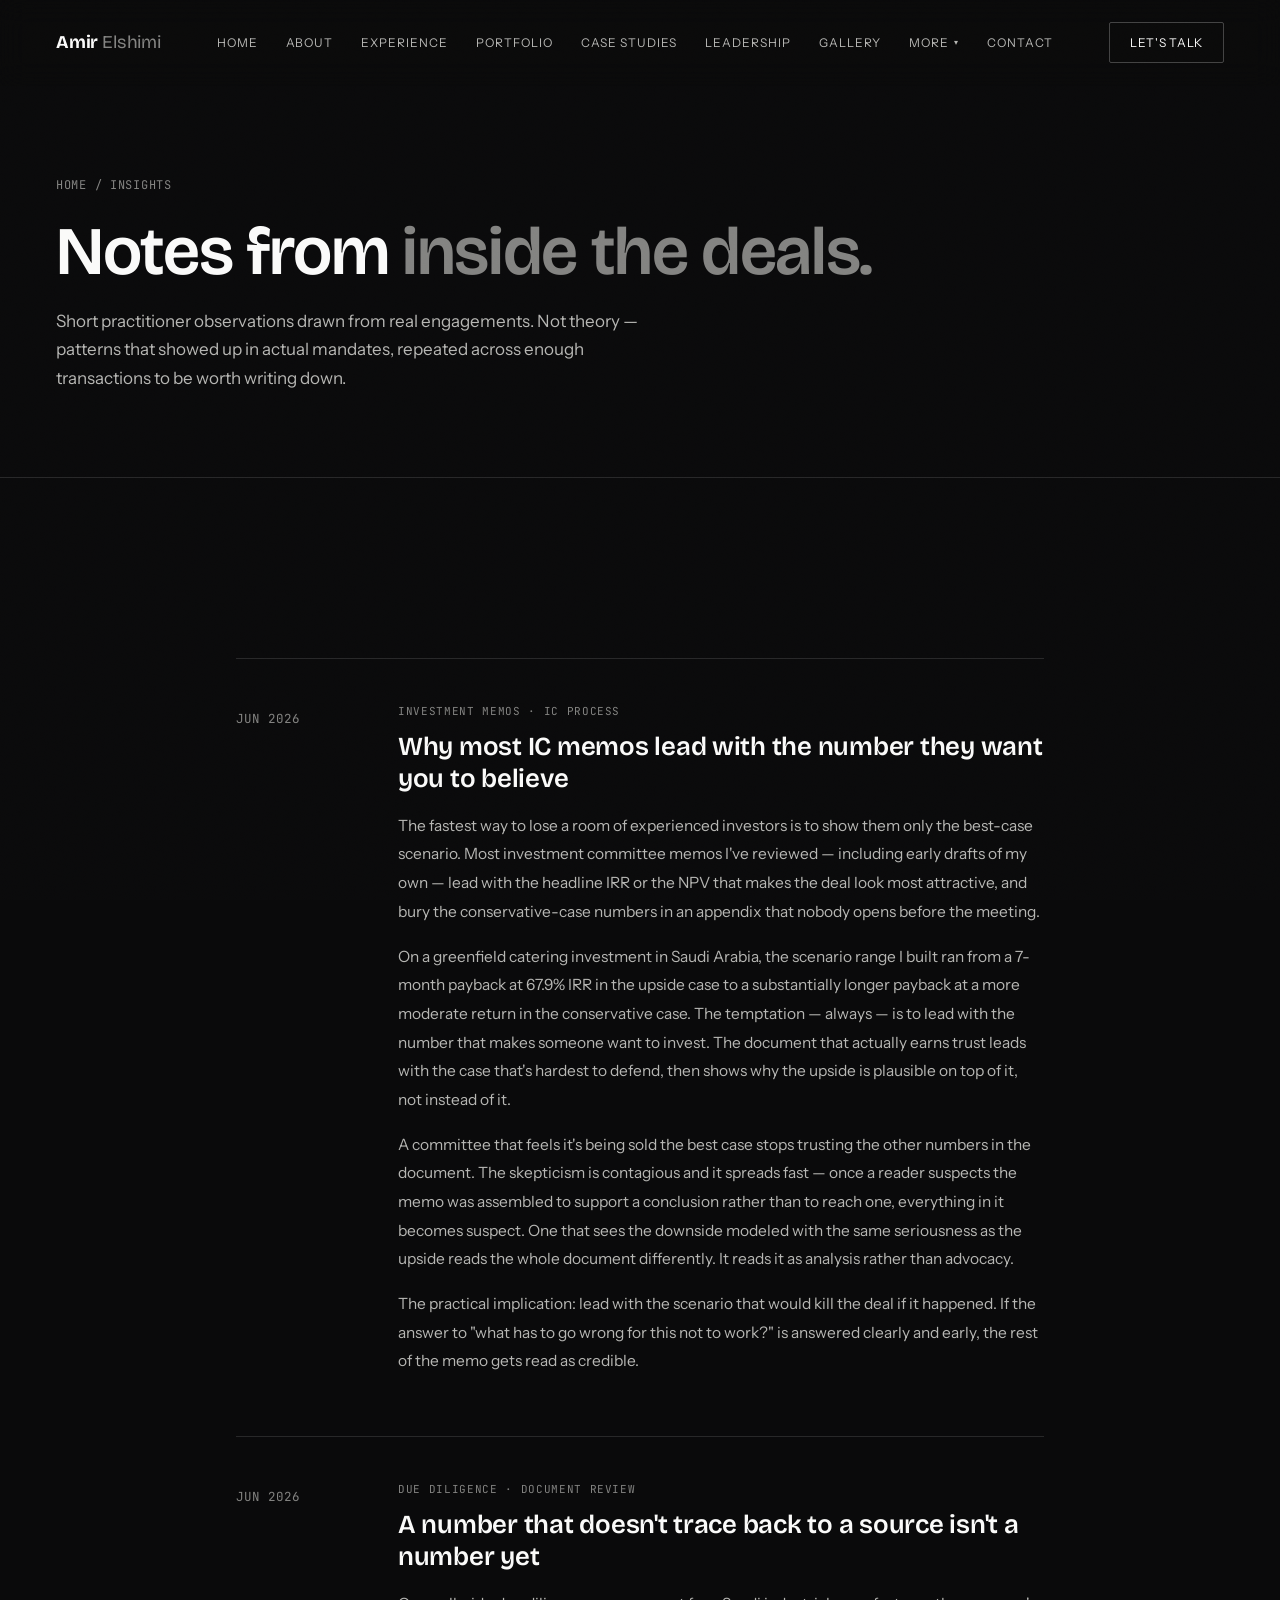
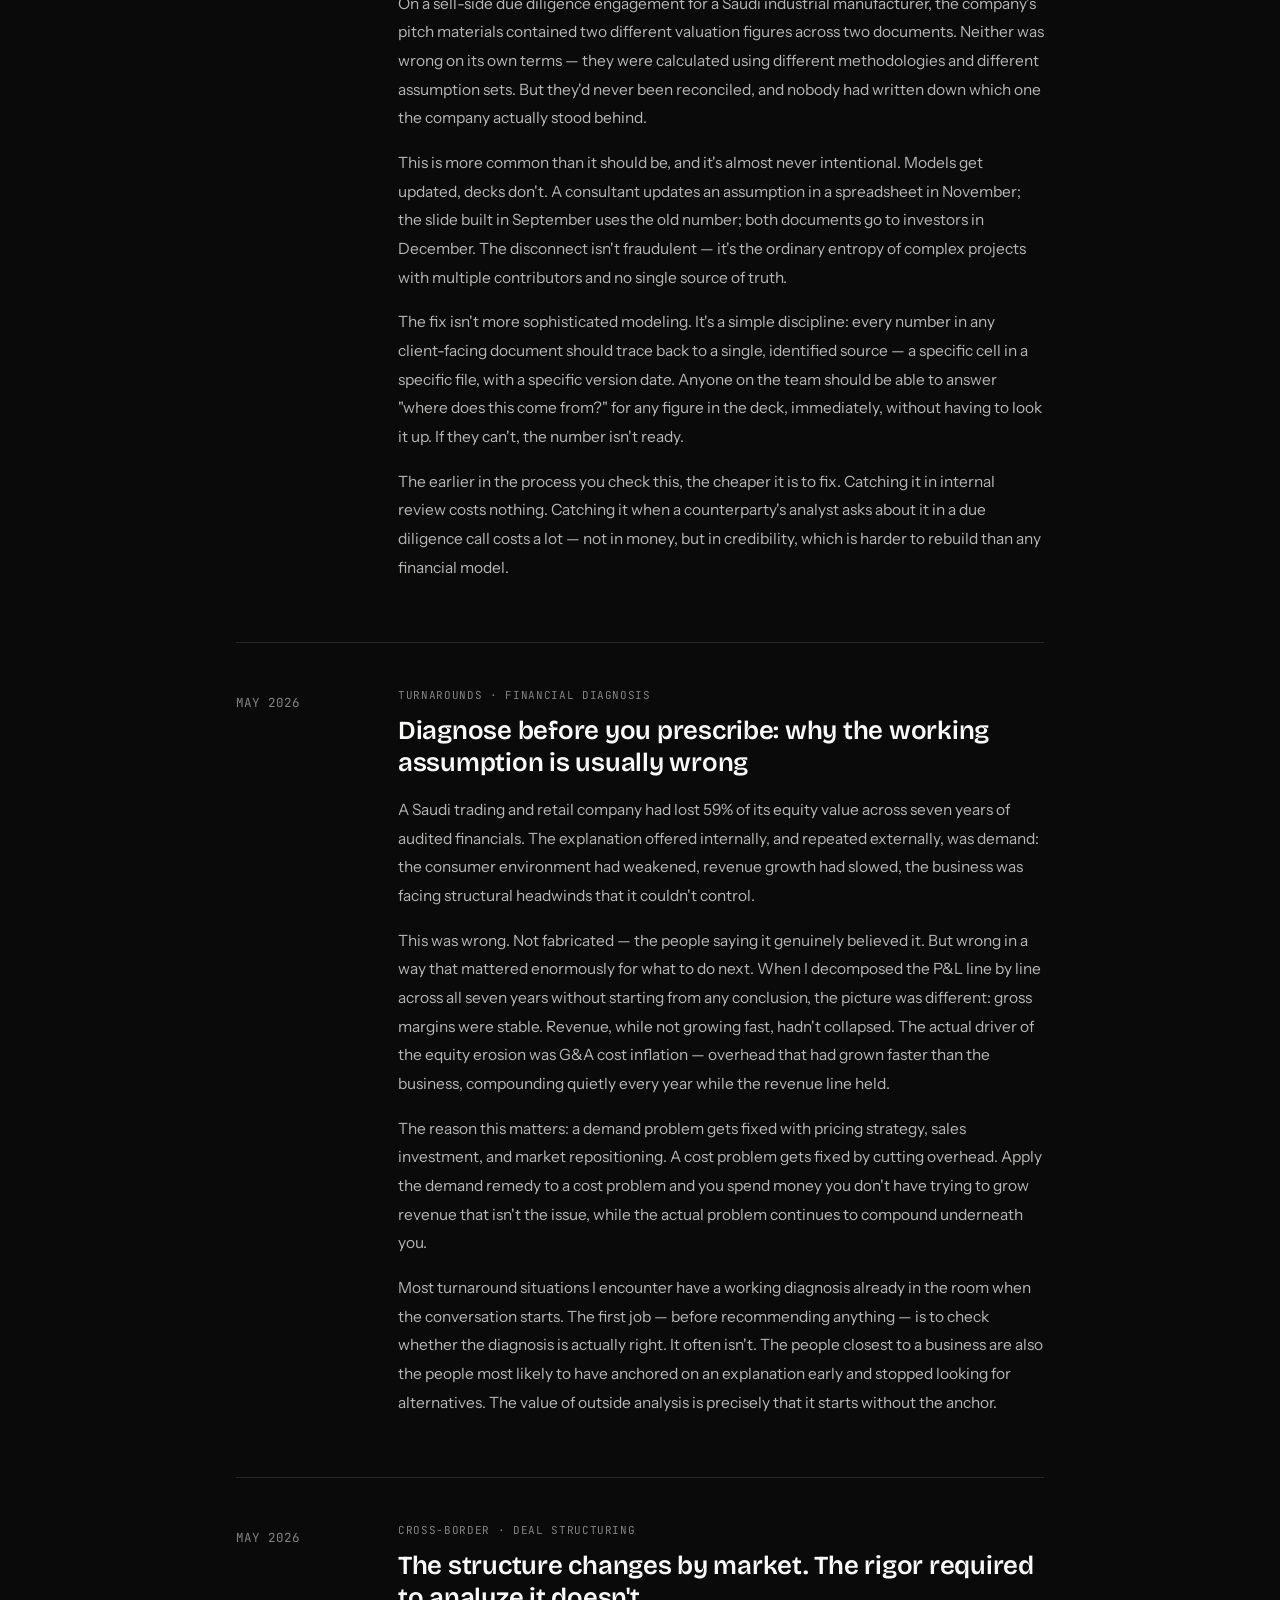
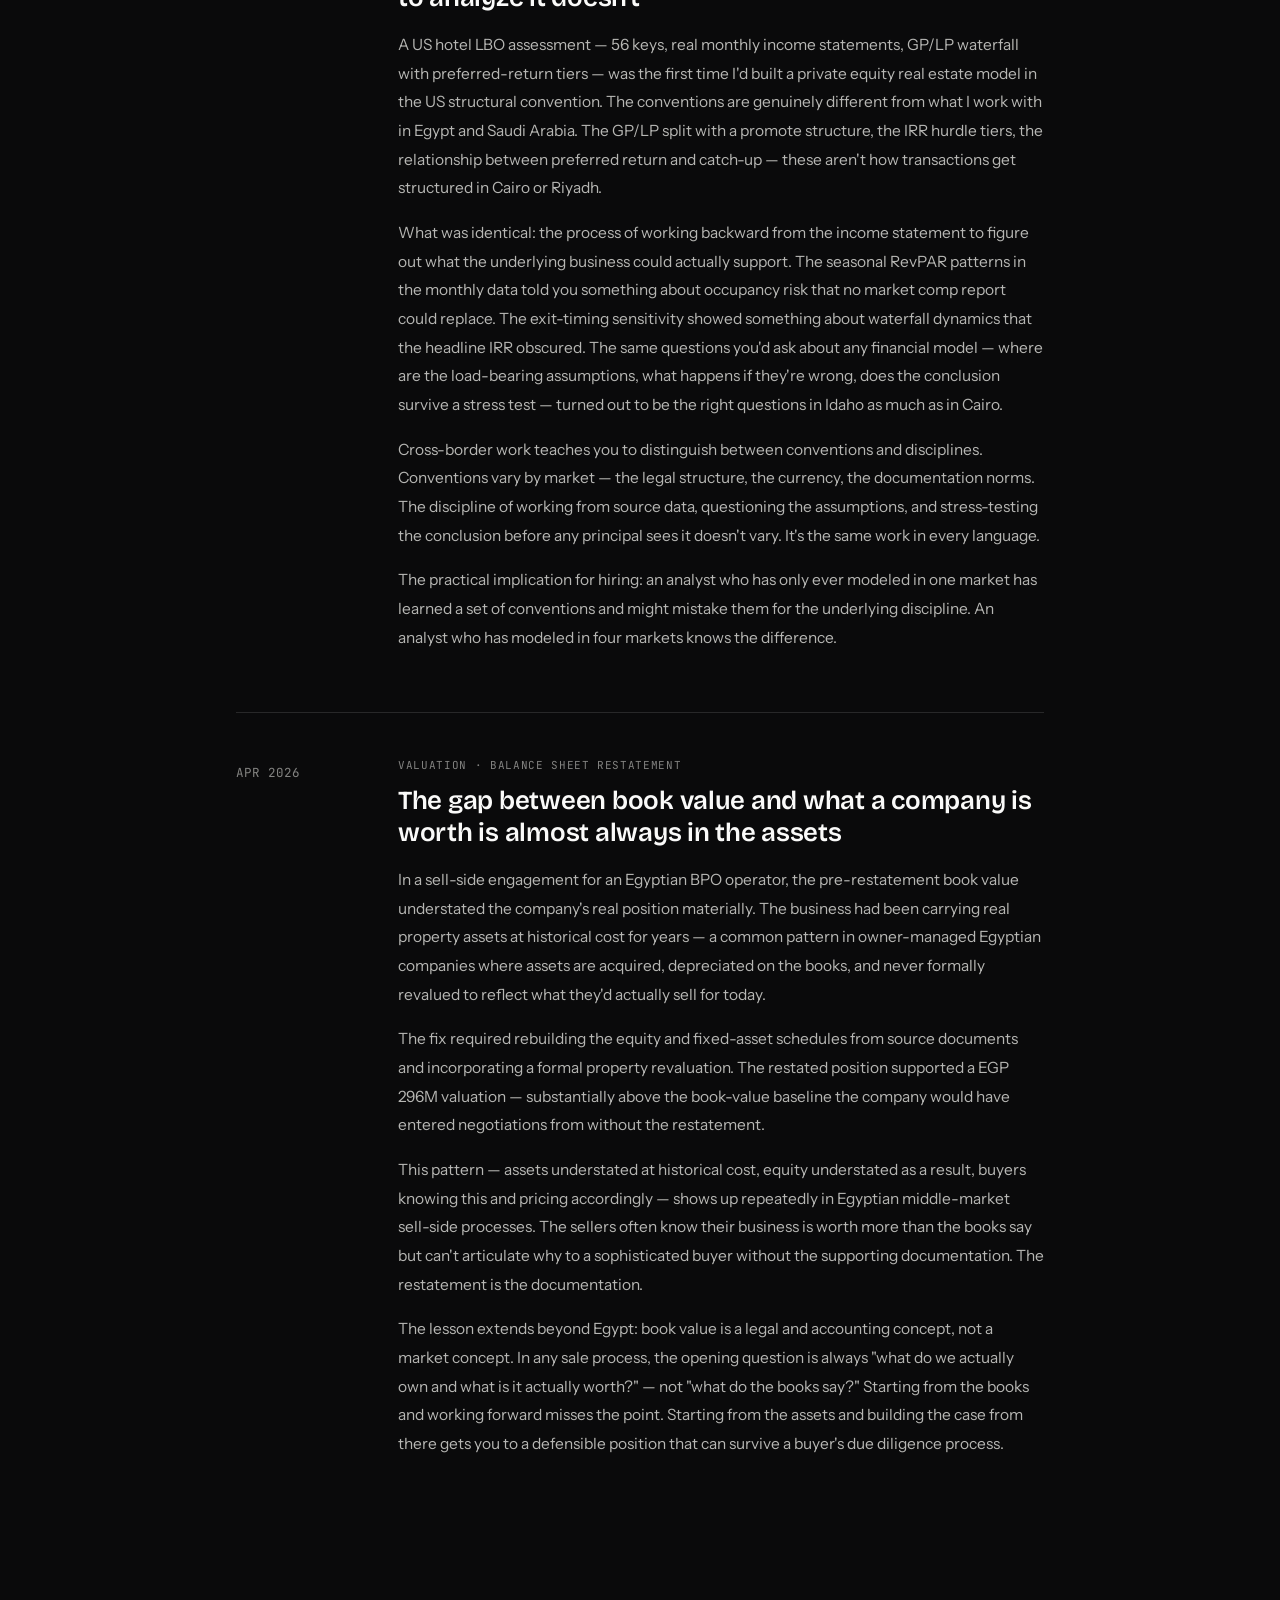
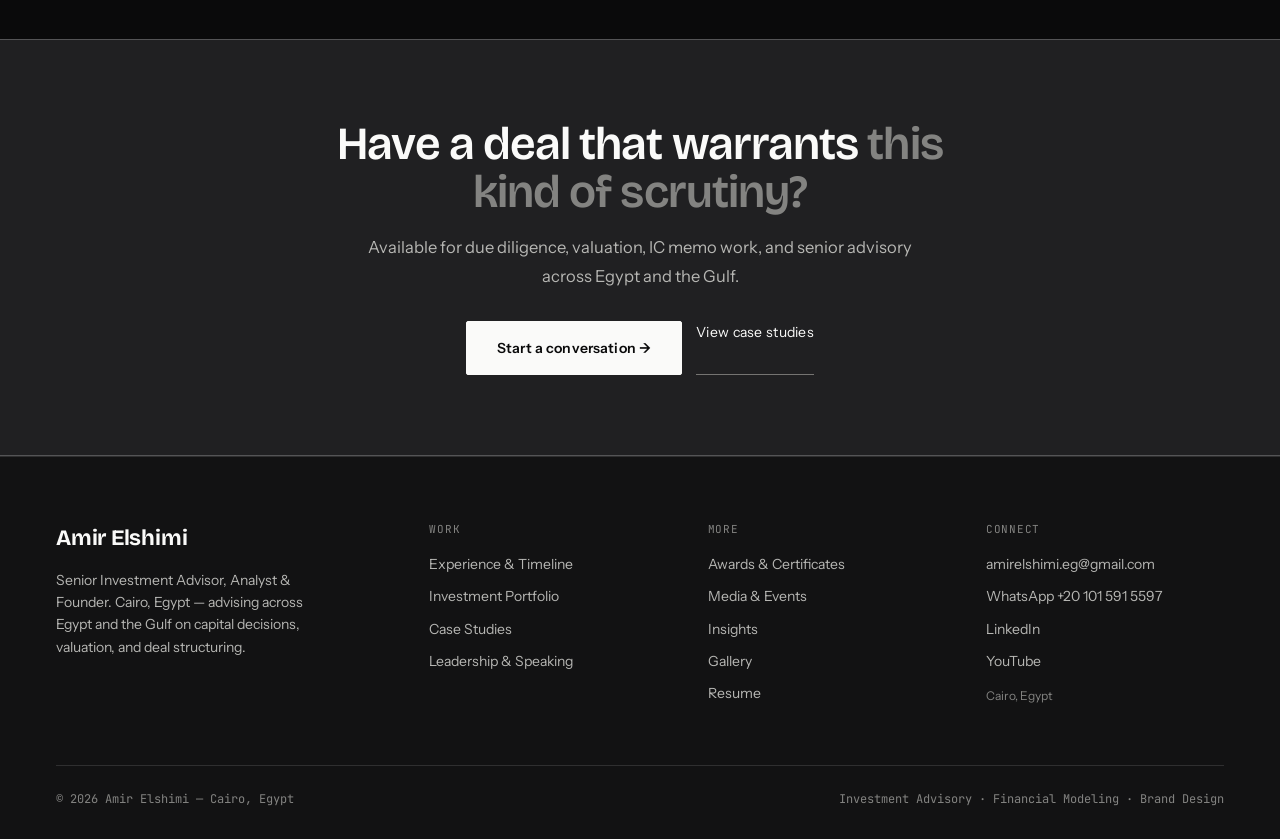
<file: pages/insights.html>
<!DOCTYPE html>
<html lang="en">
<head>
<meta charset="UTF-8">
<meta name="viewport" content="width=device-width, initial-scale=1.0">
<title>Insights — Financial Modeling, Due Diligence & Valuation Notes | Amir Elshimi</title>
<meta name="description" content="Practitioner notes from Amir Elshimi's investment advisory work — IC memo structure, due diligence red flags, turnaround diagnostics, and cross-border deal structuring across Egypt and the Gulf.">
<meta name="keywords" content="Amir Elshimi, investment advisor Cairo, financial analyst Egypt, DCF modeling, LBO analysis, CFA candidate Egypt, investment advisory Egypt Gulf, financial due diligence, valuation Egypt, مستشار استثماري">
<meta name="author" content="Amir Elshimi">
<meta name="robots" content="index, follow">
<link rel="canonical" href="https://amirmohamed148-pixel.github.io/amir-elshimi-site/pages/insights.html">
<meta property="og:title" content="Insights — Financial Modeling, Due Diligence & Valuation Notes | Amir Elshimi">
<meta property="og:description" content="Practitioner notes from Amir Elshimi's investment advisory work — IC memo structure, due diligence red flags, turnaround diagnostics, and cross-border deal structuring across Egypt and the Gulf.">
<meta property="og:image" content="https://amirmohamed148-pixel.github.io/amir-elshimi-site/assets/img/hero/hero-main.jpg">
<meta property="og:url" content="https://amirmohamed148-pixel.github.io/amir-elshimi-site/pages/insights.html">
<meta property="og:type" content="website">
<meta name="twitter:card" content="summary_large_image">
<meta name="twitter:title" content="Insights — Financial Modeling, Due Diligence & Valuation Notes | Amir Elshimi">
<meta name="twitter:description" content="Practitioner notes from Amir Elshimi's investment advisory work — IC memo structure, due diligence red flags, turnaround diagnostics, and cross-border deal structuring across Egypt and the Gulf.">
<meta name="twitter:image" content="https://amirmohamed148-pixel.github.io/amir-elshimi-site/assets/img/hero/hero-main.jpg">
<meta name="theme-color" content="#0A0A0B">
<link rel="stylesheet" href="../assets/css/core.css">
<body><div class='grain'></div><header class="site-nav" id="siteNav">
  <div class="wrap nav-inner">
    <a href="../index.html" class="nav-mark">Amir <span>Elshimi</span></a>
    <nav class="nav-links">
      <a href="../index.html">Home</a>
      <a href="about.html">About</a>
      <a href="experience.html">Experience</a>
      <a href="portfolio.html">Portfolio</a>
      <a href="case-studies.html">Case Studies</a>
      <a href="leadership.html">Leadership</a>
      <a href="gallery.html">Gallery</a>
      <div class="nav-more">
        <button class="nav-more-label">More</button>
        <div class="nav-more-menu">
          <a href="../pages/awards.html">Awards & Certificates</a>
          <a href="../pages/media.html">Media & Events</a>
          <a href="../pages/insights.html" class="active">Insights</a>
          <a href="../pages/resume.html">Resume</a>
        </div>
      </div>
      <a href="contact.html">Contact</a>
    </nav>
    <a href="contact.html" class="nav-cta">Let's talk</a>
    <button class="nav-menu-btn" id="navMenuBtn" aria-label="Toggle menu" aria-expanded="false">
      <span></span><span></span><span></span>
    </button>
  </div>
</header>
<section class="page-hero">
  <div class="wrap">
    <div class="breadcrumb"><a href="../index.html">Home</a> / Insights</div>
    <h1 class="page-title">Notes from <em>inside the deals.</em></h1>
    <p class="page-sub">Short practitioner observations drawn from real engagements. Not theory — patterns that showed up in actual mandates, repeated across enough transactions to be worth writing down.</p>
  </div>
</section>

<section class="section-dark">
  <div class="wrap-narrow">
    <div class="article-list">

      <div class="article-row reveal">
        <div class="article-date">JUN 2026</div>
        <div>
          <div class="article-tag">Investment Memos · IC Process</div>
          <h2 class="article-title">Why most IC memos lead with the number they want you to believe</h2>
          <div class="article-body">
            <p>The fastest way to lose a room of experienced investors is to show them only the best-case scenario. Most investment committee memos I've reviewed — including early drafts of my own — lead with the headline IRR or the NPV that makes the deal look most attractive, and bury the conservative-case numbers in an appendix that nobody opens before the meeting.</p>
            <p>On a greenfield catering investment in Saudi Arabia, the scenario range I built ran from a 7-month payback at 67.9% IRR in the upside case to a substantially longer payback at a more moderate return in the conservative case. The temptation — always — is to lead with the number that makes someone want to invest. The document that actually earns trust leads with the case that's hardest to defend, then shows why the upside is plausible on top of it, not instead of it.</p>
            <p>A committee that feels it's being sold the best case stops trusting the other numbers in the document. The skepticism is contagious and it spreads fast — once a reader suspects the memo was assembled to support a conclusion rather than to reach one, everything in it becomes suspect. One that sees the downside modeled with the same seriousness as the upside reads the whole document differently. It reads it as analysis rather than advocacy.</p>
            <p>The practical implication: lead with the scenario that would kill the deal if it happened. If the answer to "what has to go wrong for this not to work?" is answered clearly and early, the rest of the memo gets read as credible.</p>
          </div>
        </div>
      </div>

      <div class="article-row reveal">
        <div class="article-date">JUN 2026</div>
        <div>
          <div class="article-tag">Due Diligence · Document Review</div>
          <h2 class="article-title">A number that doesn't trace back to a source isn't a number yet</h2>
          <div class="article-body">
            <p>On a sell-side due diligence engagement for a Saudi industrial manufacturer, the company's pitch materials contained two different valuation figures across two documents. Neither was wrong on its own terms — they were calculated using different methodologies and different assumption sets. But they'd never been reconciled, and nobody had written down which one the company actually stood behind.</p>
            <p>This is more common than it should be, and it's almost never intentional. Models get updated, decks don't. A consultant updates an assumption in a spreadsheet in November; the slide built in September uses the old number; both documents go to investors in December. The disconnect isn't fraudulent — it's the ordinary entropy of complex projects with multiple contributors and no single source of truth.</p>
            <p>The fix isn't more sophisticated modeling. It's a simple discipline: every number in any client-facing document should trace back to a single, identified source — a specific cell in a specific file, with a specific version date. Anyone on the team should be able to answer "where does this come from?" for any figure in the deck, immediately, without having to look it up. If they can't, the number isn't ready.</p>
            <p>The earlier in the process you check this, the cheaper it is to fix. Catching it in internal review costs nothing. Catching it when a counterparty's analyst asks about it in a due diligence call costs a lot — not in money, but in credibility, which is harder to rebuild than any financial model.</p>
          </div>
        </div>
      </div>

      <div class="article-row reveal">
        <div class="article-date">MAY 2026</div>
        <div>
          <div class="article-tag">Turnarounds · Financial Diagnosis</div>
          <h2 class="article-title">Diagnose before you prescribe: why the working assumption is usually wrong</h2>
          <div class="article-body">
            <p>A Saudi trading and retail company had lost 59% of its equity value across seven years of audited financials. The explanation offered internally, and repeated externally, was demand: the consumer environment had weakened, revenue growth had slowed, the business was facing structural headwinds that it couldn't control.</p>
            <p>This was wrong. Not fabricated — the people saying it genuinely believed it. But wrong in a way that mattered enormously for what to do next. When I decomposed the P&L line by line across all seven years without starting from any conclusion, the picture was different: gross margins were stable. Revenue, while not growing fast, hadn't collapsed. The actual driver of the equity erosion was G&A cost inflation — overhead that had grown faster than the business, compounding quietly every year while the revenue line held.</p>
            <p>The reason this matters: a demand problem gets fixed with pricing strategy, sales investment, and market repositioning. A cost problem gets fixed by cutting overhead. Apply the demand remedy to a cost problem and you spend money you don't have trying to grow revenue that isn't the issue, while the actual problem continues to compound underneath you.</p>
            <p>Most turnaround situations I encounter have a working diagnosis already in the room when the conversation starts. The first job — before recommending anything — is to check whether the diagnosis is actually right. It often isn't. The people closest to a business are also the people most likely to have anchored on an explanation early and stopped looking for alternatives. The value of outside analysis is precisely that it starts without the anchor.</p>
          </div>
        </div>
      </div>

      <div class="article-row reveal">
        <div class="article-date">MAY 2026</div>
        <div>
          <div class="article-tag">Cross-Border · Deal Structuring</div>
          <h2 class="article-title">The structure changes by market. The rigor required to analyze it doesn't</h2>
          <div class="article-body">
            <p>A US hotel LBO assessment — 56 keys, real monthly income statements, GP/LP waterfall with preferred-return tiers — was the first time I'd built a private equity real estate model in the US structural convention. The conventions are genuinely different from what I work with in Egypt and Saudi Arabia. The GP/LP split with a promote structure, the IRR hurdle tiers, the relationship between preferred return and catch-up — these aren't how transactions get structured in Cairo or Riyadh.</p>
            <p>What was identical: the process of working backward from the income statement to figure out what the underlying business could actually support. The seasonal RevPAR patterns in the monthly data told you something about occupancy risk that no market comp report could replace. The exit-timing sensitivity showed something about waterfall dynamics that the headline IRR obscured. The same questions you'd ask about any financial model — where are the load-bearing assumptions, what happens if they're wrong, does the conclusion survive a stress test — turned out to be the right questions in Idaho as much as in Cairo.</p>
            <p>Cross-border work teaches you to distinguish between conventions and disciplines. Conventions vary by market — the legal structure, the currency, the documentation norms. The discipline of working from source data, questioning the assumptions, and stress-testing the conclusion before any principal sees it doesn't vary. It's the same work in every language.</p>
            <p>The practical implication for hiring: an analyst who has only ever modeled in one market has learned a set of conventions and might mistake them for the underlying discipline. An analyst who has modeled in four markets knows the difference.</p>
          </div>
        </div>
      </div>

      <div class="article-row reveal">
        <div class="article-date">APR 2026</div>
        <div>
          <div class="article-tag">Valuation · Balance Sheet Restatement</div>
          <h2 class="article-title">The gap between book value and what a company is worth is almost always in the assets</h2>
          <div class="article-body">
            <p>In a sell-side engagement for an Egyptian BPO operator, the pre-restatement book value understated the company's real position materially. The business had been carrying real property assets at historical cost for years — a common pattern in owner-managed Egyptian companies where assets are acquired, depreciated on the books, and never formally revalued to reflect what they'd actually sell for today.</p>
            <p>The fix required rebuilding the equity and fixed-asset schedules from source documents and incorporating a formal property revaluation. The restated position supported a EGP 296M valuation — substantially above the book-value baseline the company would have entered negotiations from without the restatement.</p>
            <p>This pattern — assets understated at historical cost, equity understated as a result, buyers knowing this and pricing accordingly — shows up repeatedly in Egyptian middle-market sell-side processes. The sellers often know their business is worth more than the books say but can't articulate why to a sophisticated buyer without the supporting documentation. The restatement is the documentation.</p>
            <p>The lesson extends beyond Egypt: book value is a legal and accounting concept, not a market concept. In any sale process, the opening question is always "what do we actually own and what is it actually worth?" — not "what do the books say?" Starting from the books and working forward misses the point. Starting from the assets and building the case from there gets you to a defensible position that can survive a buyer's due diligence process.</p>
          </div>
        </div>
      </div>

    </div>
  </div>
</section>

<section class="section-emerald" style="text-align:center;padding:80px 0;">
  <div class="wrap">
    <h2 class="h2 reveal" style="margin:0 auto;max-width:620px;">Have a deal that warrants <em>this kind of scrutiny?</em></h2>
    <p class="lead reveal" style="margin:16px auto 0;">Available for due diligence, valuation, IC memo work, and senior advisory across Egypt and the Gulf.</p>
    <div class="reveal" style="margin-top:30px;display:flex;gap:14px;justify-content:center;flex-wrap:wrap;">
      <a href="contact.html" class="btn-primary">Start a conversation →</a>
      <a href="case-studies.html" class="btn-ghost" style="color:var(--paper);border-bottom-color:rgba(245,242,234,0.4);">View case studies</a>
    </div>
  </div>
</section>
<footer>
  <div class="wrap">
    <div class="footer-grid">
      <div>
        <div class="footer-brand">Amir Elshimi</div>
        <p class="footer-tag">Senior Investment Advisor, Analyst &amp; Founder. Cairo, Egypt — advising across Egypt and the Gulf on capital decisions, valuation, and deal structuring.</p>
      </div>
      <div class="footer-col">
        <div class="footer-col-title">Work</div>
        <a href="../pages/experience.html">Experience &amp; Timeline</a>
        <a href="../pages/portfolio.html">Investment Portfolio</a>
        <a href="../pages/case-studies.html">Case Studies</a>
        <a href="../pages/leadership.html">Leadership &amp; Speaking</a>
      </div>
      <div class="footer-col">
        <div class="footer-col-title">More</div>
        <a href="../pages/awards.html">Awards &amp; Certificates</a>
        <a href="../pages/media.html">Media &amp; Events</a>
        <a href="../pages/insights.html">Insights</a>
        <a href="../pages/gallery.html">Gallery</a>
        <a href="../pages/resume.html">Resume</a>
      </div>
      <div class="footer-col">
        <div class="footer-col-title">Connect</div>
        <a href="mailto:amirelshimi.eg@gmail.com">amirelshimi.eg@gmail.com</a>
        <a href="https://wa.me/201015915597" target="_blank" rel="noopener">WhatsApp +20 101 591 5597</a>
        <a href="https://www.linkedin.com/in/amir-elshimi-306a02215" target="_blank" rel="noopener">LinkedIn</a>
        <a href="https://www.youtube.com/@amirelshimi" target="_blank" rel="noopener">YouTube</a>
        <span style="color:var(--sage-dim);font-size:12px">Cairo, Egypt</span>
      </div>
    </div>
    <div class="footer-bottom">
      <span>© <span id="year"></span> Amir Elshimi — Cairo, Egypt</span>
      <span style="color:var(--sage-dim)">Investment Advisory · Financial Modeling · Brand Design</span>
    </div>
  </div>
</footer>
<script src="../assets/js/core.js"></script>
</body>
</html>
</file>
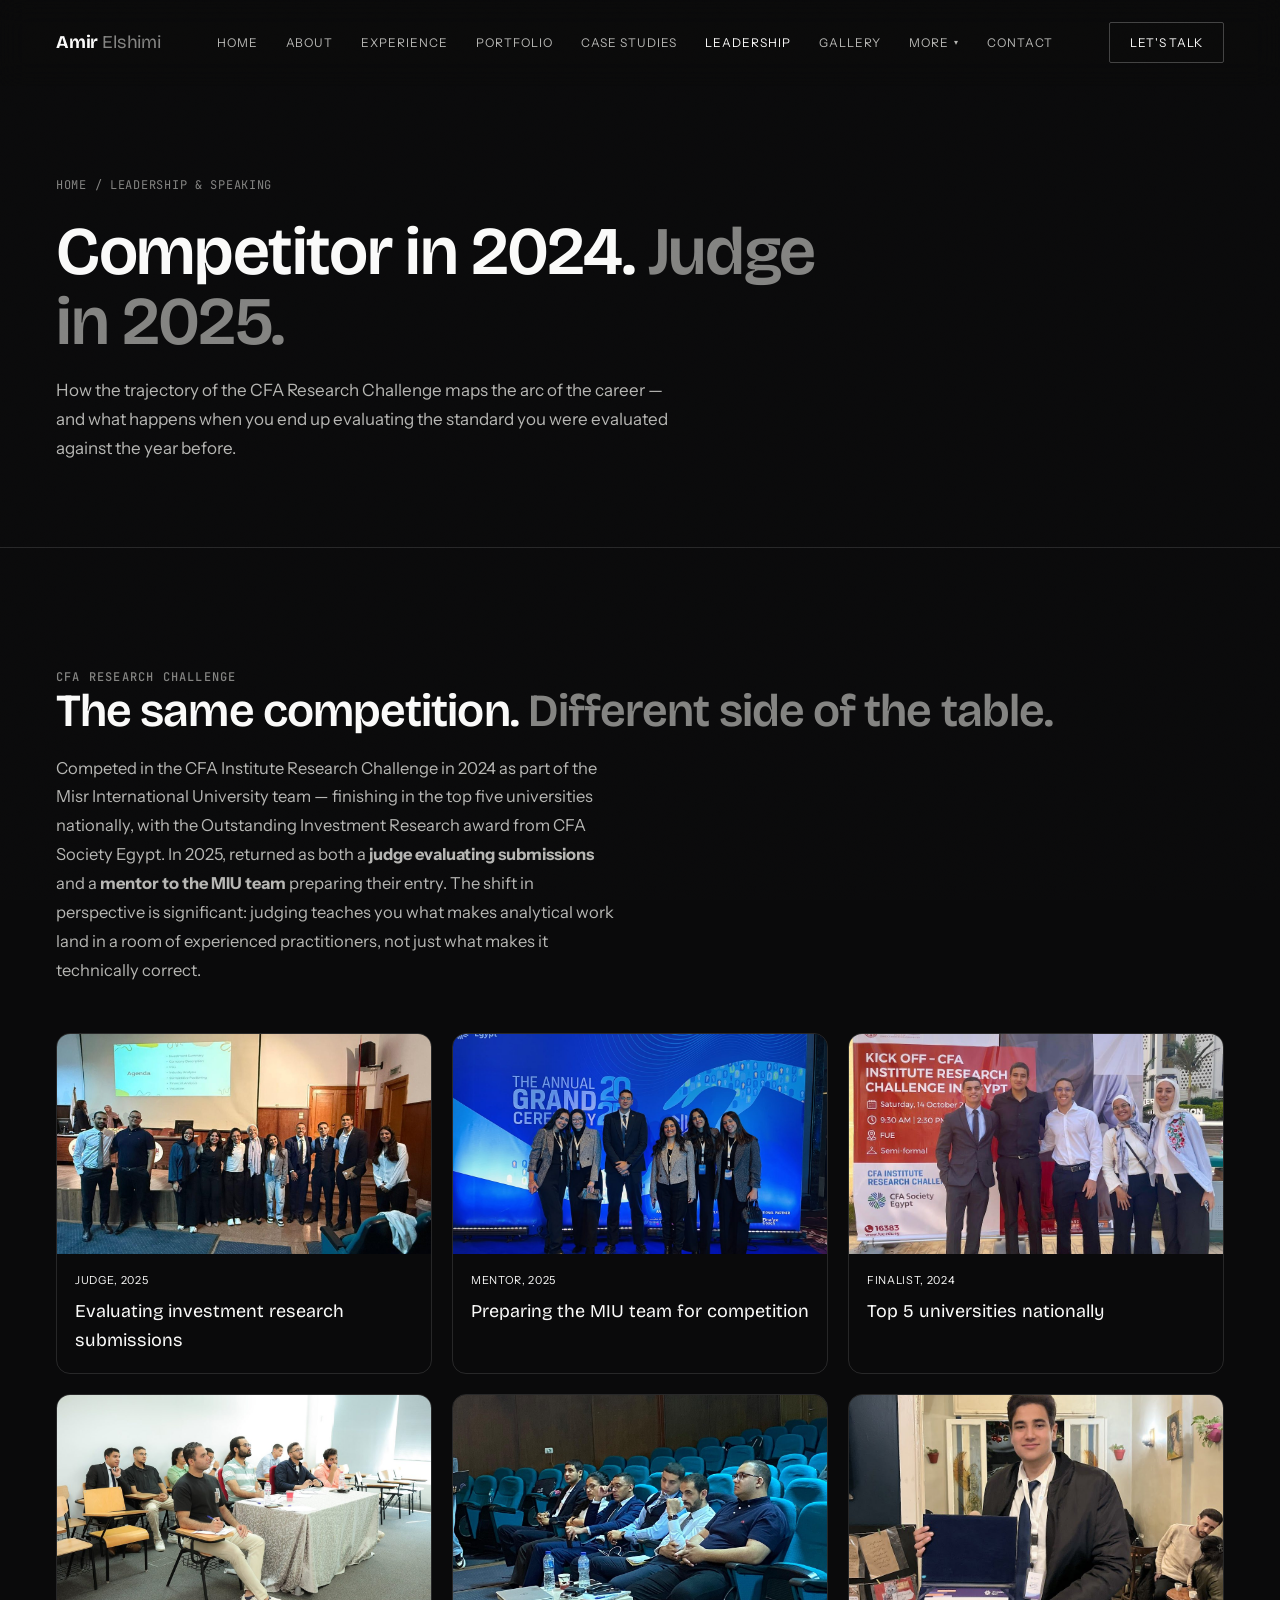
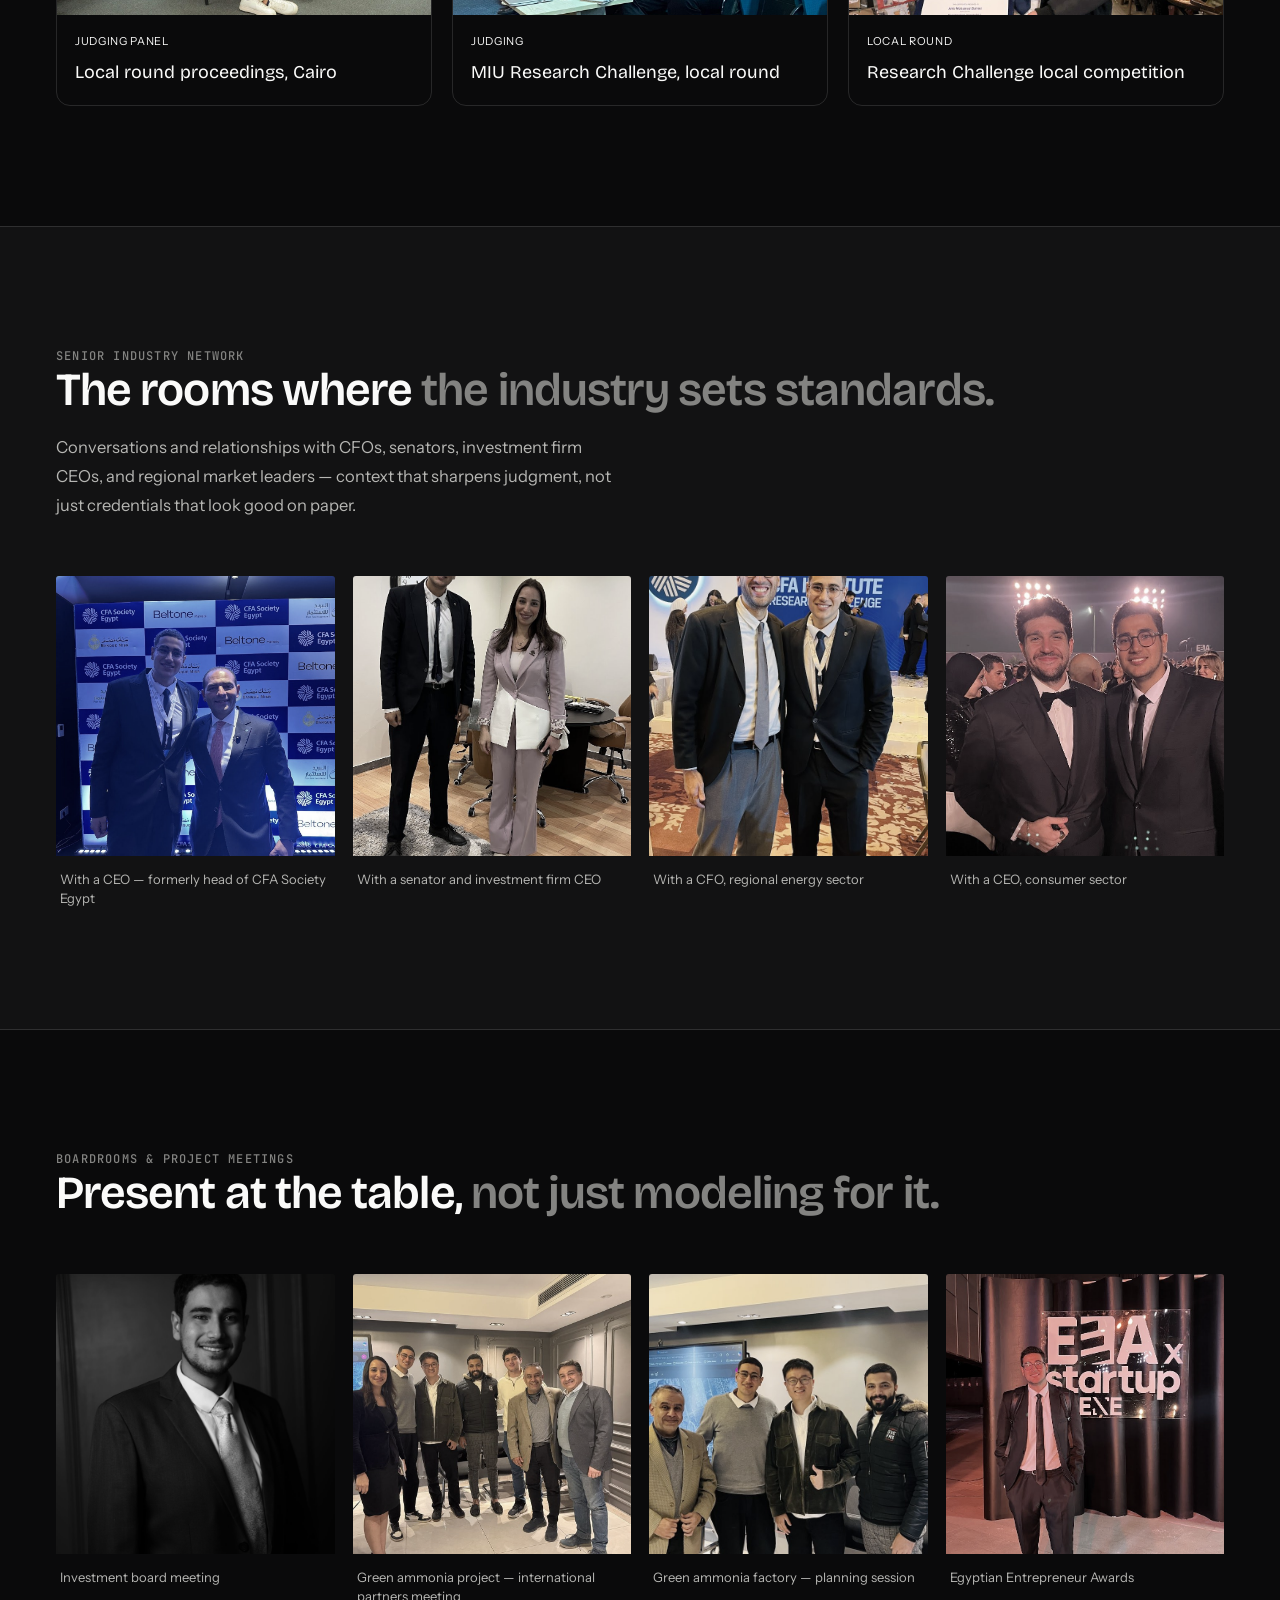
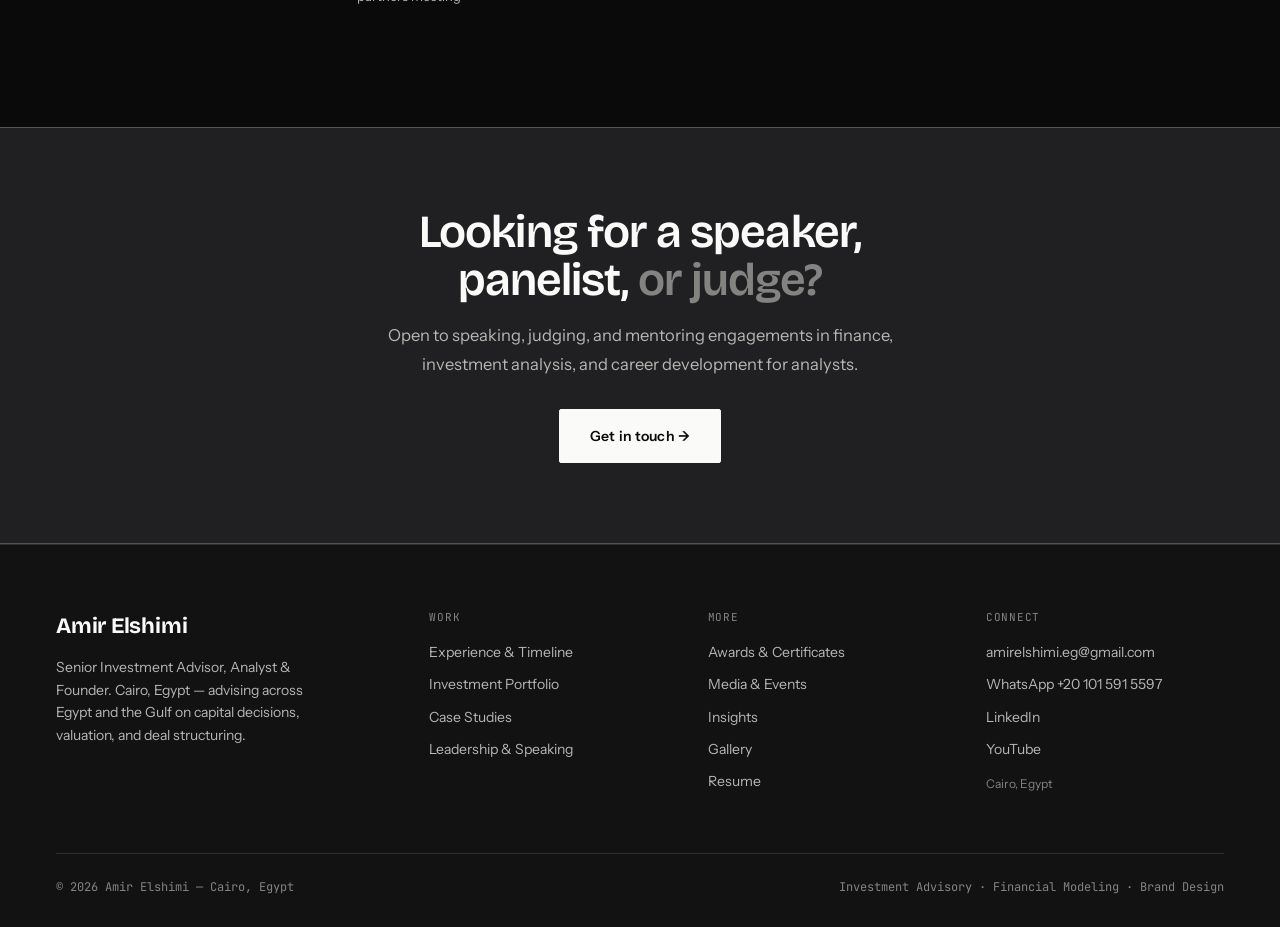
<file: pages/leadership.html>
<!DOCTYPE html>
<html lang="en">
<head>
<meta charset="UTF-8">
<meta name="viewport" content="width=device-width, initial-scale=1.0">
<title>Leadership, Speaking & Judging — Amir Elshimi | Cairo</title>
<meta name="description" content="Amir Elshimi's leadership profile — CFA Research Challenge judge and mentor, CFA Society Egypt Ambassador, investment board meetings, and networking with senior industry leaders.">
<meta name="keywords" content="Amir Elshimi, investment advisor Cairo, financial analyst Egypt, DCF modeling, LBO analysis, CFA candidate Egypt, investment advisory Egypt Gulf, financial due diligence, valuation Egypt, مستشار استثماري">
<meta name="author" content="Amir Elshimi">
<meta name="robots" content="index, follow">
<link rel="canonical" href="https://amirmohamed148-pixel.github.io/amir-elshimi-site/pages/leadership.html">
<meta property="og:title" content="Leadership, Speaking & Judging — Amir Elshimi | Cairo">
<meta property="og:description" content="Amir Elshimi's leadership profile — CFA Research Challenge judge and mentor, CFA Society Egypt Ambassador, investment board meetings, and networking with senior industry leaders.">
<meta property="og:image" content="https://amirmohamed148-pixel.github.io/amir-elshimi-site/assets/img/hero/hero-main.jpg">
<meta property="og:url" content="https://amirmohamed148-pixel.github.io/amir-elshimi-site/pages/leadership.html">
<meta property="og:type" content="website">
<meta name="twitter:card" content="summary_large_image">
<meta name="twitter:title" content="Leadership, Speaking & Judging — Amir Elshimi | Cairo">
<meta name="twitter:description" content="Amir Elshimi's leadership profile — CFA Research Challenge judge and mentor, CFA Society Egypt Ambassador, investment board meetings, and networking with senior industry leaders.">
<meta name="twitter:image" content="https://amirmohamed148-pixel.github.io/amir-elshimi-site/assets/img/hero/hero-main.jpg">
<meta name="theme-color" content="#0A0A0B">
<link rel="stylesheet" href="../assets/css/core.css">
<body><div class="grain"></div><header class="site-nav" id="siteNav">
  <div class="wrap nav-inner">
    <a href="../index.html" class="nav-mark">Amir <span>Elshimi</span></a>
    <nav class="nav-links">
      <a href="../index.html">Home</a>
      <a href="about.html">About</a>
      <a href="experience.html">Experience</a>
      <a href="portfolio.html">Portfolio</a>
      <a href="case-studies.html">Case Studies</a>
      <a href="leadership.html" class="active">Leadership</a>
      <a href="gallery.html">Gallery</a>
      <div class="nav-more">
        <button class="nav-more-label">More</button>
        <div class="nav-more-menu">
          <a href="../pages/awards.html">Awards & Certificates</a>
          <a href="../pages/media.html">Media & Events</a>
          <a href="../pages/insights.html">Insights</a>
          <a href="../pages/resume.html">Resume</a>
        </div>
      </div>
      <a href="contact.html">Contact</a>
    </nav>
    <a href="contact.html" class="nav-cta">Let's talk</a>
    <button class="nav-menu-btn" id="navMenuBtn" aria-label="Toggle menu" aria-expanded="false">
      <span></span><span></span><span></span>
    </button>
  </div>
</header>
<section class="page-hero">
  <div class="wrap">
    <div class="breadcrumb"><a href="../index.html">Home</a> / Leadership &amp; Speaking</div>
    <h1 class="page-title">Competitor in 2024. <em>Judge in 2025.</em></h1>
    <p class="page-sub">How the trajectory of the CFA Research Challenge maps the arc of the career — and what happens when you end up evaluating the standard you were evaluated against the year before.</p>
  </div>
</section>

<section class="section-dark">
  <div class="wrap">
    <div class="eyebrow reveal">CFA Research Challenge</div>
    <h2 class="h2 reveal">The same competition. <em>Different side of the table.</em></h2>
    <p class="lead reveal">Competed in the CFA Institute Research Challenge in 2024 as part of the Misr International University team — finishing in the top five universities nationally, with the Outstanding Investment Research award from CFA Society Egypt. In 2025, returned as both a <strong>judge evaluating submissions</strong> and a <strong>mentor to the MIU team</strong> preparing their entry. The shift in perspective is significant: judging teaches you what makes analytical work land in a room of experienced practitioners, not just what makes it technically correct.</p>
    <div class="lead-grid reveal" style="margin-top:48px;display:grid;grid-template-columns:repeat(3,1fr);gap:20px;">
      <div style="border-radius:14px;overflow:hidden;border:1px solid var(--line);">
        <div style="height:220px;overflow:hidden;"><img src="../assets/img/judging/judge-cfa-rc-1.jpg" alt="Amir Elshimi judging the CFA Research Challenge" style="width:100%;height:100%;object-fit:cover;"></div>
        <div style="padding:18px;"><div style="font-size:11px;letter-spacing:0.06em;text-transform:uppercase;color:var(--amber-soft);">Judge, 2025</div><div style="font-family:var(--font-display);font-size:18px;margin-top:8px;">Evaluating investment research submissions</div></div>
      </div>
      <div style="border-radius:14px;overflow:hidden;border:1px solid var(--line);">
        <div style="height:220px;overflow:hidden;"><img src="../assets/img/judging/mentor-cfa-rc-2025.jpg" alt="Amir Elshimi mentoring at CFA Research Challenge 2025" style="width:100%;height:100%;object-fit:cover;"></div>
        <div style="padding:18px;"><div style="font-size:11px;letter-spacing:0.06em;text-transform:uppercase;color:var(--amber-soft);">Mentor, 2025</div><div style="font-family:var(--font-display);font-size:18px;margin-top:8px;">Preparing the MIU team for competition</div></div>
      </div>
      <div style="border-radius:14px;overflow:hidden;border:1px solid var(--line);">
        <div style="height:220px;overflow:hidden;"><img src="../assets/img/judging/cfa-rc-kickoff-2024.jpg" alt="CFA Research Challenge kickoff 2024" style="width:100%;height:100%;object-fit:cover;"></div>
        <div style="padding:18px;"><div style="font-size:11px;letter-spacing:0.06em;text-transform:uppercase;color:var(--amber-soft);">Finalist, 2024</div><div style="font-family:var(--font-display);font-size:18px;margin-top:8px;">Top 5 universities nationally</div></div>
      </div>
      <div style="border-radius:14px;overflow:hidden;border:1px solid var(--line);">
        <div style="height:220px;overflow:hidden;"><img src="../assets/img/judging/judge-cfa-rc-2.jpg" alt="On the judging panel" style="width:100%;height:100%;object-fit:cover;"></div>
        <div style="padding:18px;"><div style="font-size:11px;letter-spacing:0.06em;text-transform:uppercase;color:var(--amber-soft);">Judging panel</div><div style="font-family:var(--font-display);font-size:18px;margin-top:8px;">Local round proceedings, Cairo</div></div>
      </div>
      <div style="border-radius:14px;overflow:hidden;border:1px solid var(--line);">
        <div style="height:220px;overflow:hidden;"><img src="../assets/img/judging/judge-cfa-rc-3.jpg" alt="Judging the MIU local round" style="width:100%;height:100%;object-fit:cover;"></div>
        <div style="padding:18px;"><div style="font-size:11px;letter-spacing:0.06em;text-transform:uppercase;color:var(--amber-soft);">Judging</div><div style="font-family:var(--font-display);font-size:18px;margin-top:8px;">MIU Research Challenge, local round</div></div>
      </div>
      <div style="border-radius:14px;overflow:hidden;border:1px solid var(--line);">
        <div style="height:220px;overflow:hidden;"><img src="../assets/img/judging/cfa-local-rc-1.jpg" alt="CFA local research challenge" style="width:100%;height:100%;object-fit:cover;"></div>
        <div style="padding:18px;"><div style="font-size:11px;letter-spacing:0.06em;text-transform:uppercase;color:var(--amber-soft);">Local round</div><div style="font-family:var(--font-display);font-size:18px;margin-top:8px;">Research Challenge local competition</div></div>
      </div>
    </div>
  </div>
</section>

<section class="section-soft">
  <div class="wrap">
    <div class="eyebrow reveal">Senior industry network</div>
    <h2 class="h2 reveal">The rooms where <em>the industry sets standards.</em></h2>
    <p class="lead reveal">Conversations and relationships with CFOs, senators, investment firm CEOs, and regional market leaders — context that sharpens judgment, not just credentials that look good on paper.</p>
    <div class="people-strip reveal">
      <div class="people-card"><img src="../assets/img/networking/networking-cfa-head-1.jpg" alt="Networking with a former CFA Society Egypt head"><div class="people-card-cap">With a CEO — formerly head of CFA Society Egypt</div></div>
      <div class="people-card"><img src="../assets/img/networking/networking-parliament-ceo.jpg" alt="With an Egyptian parliament senator and investment CEO"><div class="people-card-cap">With a senator and investment firm CEO</div></div>
      <div class="people-card"><img src="../assets/img/networking/networking-cfo-adnoic.jpg" alt="With a senior energy-sector CFO"><div class="people-card-cap">With a CFO, regional energy sector</div></div>
      <div class="people-card"><img src="../assets/img/networking/networking-ceo-pace.jpg" alt="With a consumer-sector CEO"><div class="people-card-cap">With a CEO, consumer sector</div></div>
    </div>
  </div>
</section>

<section class="section-dark">
  <div class="wrap">
    <div class="eyebrow reveal">Boardrooms &amp; project meetings</div>
    <h2 class="h2 reveal">Present at the table, <em>not just modeling for it.</em></h2>
    <div class="people-strip reveal">
      <div class="people-card"><img src="../assets/img/leadership/board-meeting.jpg" alt="Investment board meeting"><div class="people-card-cap">Investment board meeting</div></div>
      <div class="people-card"><img src="../assets/img/leadership/green-ammonia-meeting-1.jpg" alt="Green ammonia project meeting, international partners"><div class="people-card-cap">Green ammonia project — international partners meeting</div></div>
      <div class="people-card"><img src="../assets/img/leadership/green-ammonia-meeting-2.jpg" alt="Green ammonia factory planning session"><div class="people-card-cap">Green ammonia factory — planning session</div></div>
      <div class="people-card"><img src="../assets/img/events/entrepreneur-awards.jpg" alt="Egyptian Entrepreneur Awards ceremony"><div class="people-card-cap">Egyptian Entrepreneur Awards</div></div>
    </div>
  </div>
</section>

<section class="section-emerald" style="text-align:center;padding:80px 0;">
  <div class="wrap">
    <h2 class="h2 reveal" style="margin:0 auto;max-width:600px;">Looking for a speaker, panelist, <em>or judge?</em></h2>
    <p class="lead reveal" style="margin:16px auto 0;">Open to speaking, judging, and mentoring engagements in finance, investment analysis, and career development for analysts.</p>
    <div class="reveal" style="margin-top:30px;"><a href="contact.html" class="btn-primary">Get in touch →</a></div>
  </div>
</section>
<footer>
  <div class="wrap">
    <div class="footer-grid">
      <div>
        <div class="footer-brand">Amir Elshimi</div>
        <p class="footer-tag">Senior Investment Advisor, Analyst &amp; Founder. Cairo, Egypt — advising across Egypt and the Gulf on capital decisions, valuation, and deal structuring.</p>
      </div>
      <div class="footer-col">
        <div class="footer-col-title">Work</div>
        <a href="../pages/experience.html">Experience &amp; Timeline</a>
        <a href="../pages/portfolio.html">Investment Portfolio</a>
        <a href="../pages/case-studies.html">Case Studies</a>
        <a href="../pages/leadership.html">Leadership &amp; Speaking</a>
      </div>
      <div class="footer-col">
        <div class="footer-col-title">More</div>
        <a href="../pages/awards.html">Awards &amp; Certificates</a>
        <a href="../pages/media.html">Media &amp; Events</a>
        <a href="../pages/insights.html">Insights</a>
        <a href="../pages/gallery.html">Gallery</a>
        <a href="../pages/resume.html">Resume</a>
      </div>
      <div class="footer-col">
        <div class="footer-col-title">Connect</div>
        <a href="mailto:amirelshimi.eg@gmail.com">amirelshimi.eg@gmail.com</a>
        <a href="https://wa.me/201015915597" target="_blank" rel="noopener">WhatsApp +20 101 591 5597</a>
        <a href="https://www.linkedin.com/in/amir-elshimi-306a02215" target="_blank" rel="noopener">LinkedIn</a>
        <a href="https://www.youtube.com/@amirelshimi" target="_blank" rel="noopener">YouTube</a>
        <span style="color:var(--sage-dim);font-size:12px">Cairo, Egypt</span>
      </div>
    </div>
    <div class="footer-bottom">
      <span>© <span id="year"></span> Amir Elshimi — Cairo, Egypt</span>
      <span style="color:var(--sage-dim)">Investment Advisory · Financial Modeling · Brand Design</span>
    </div>
  </div>
</footer>
<script src="../assets/js/core.js"></script>
</body>
</html>
</file>
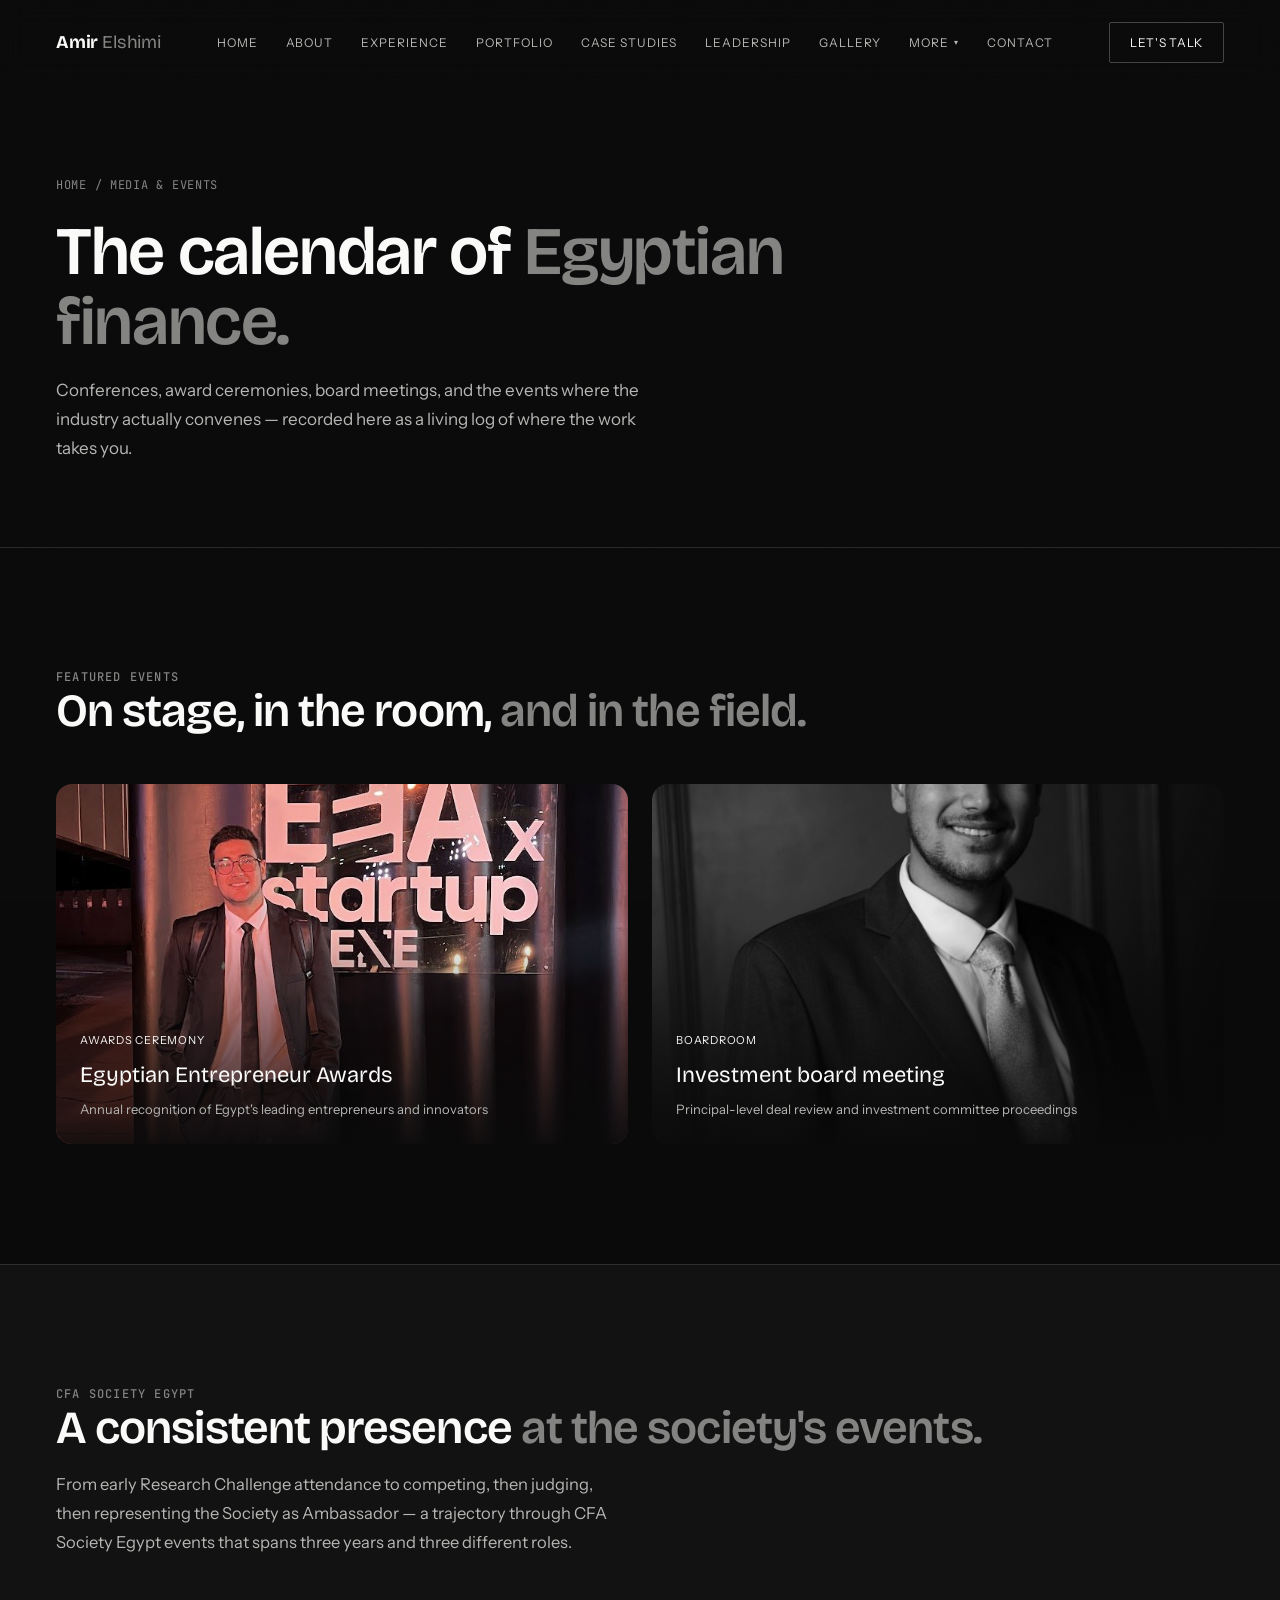
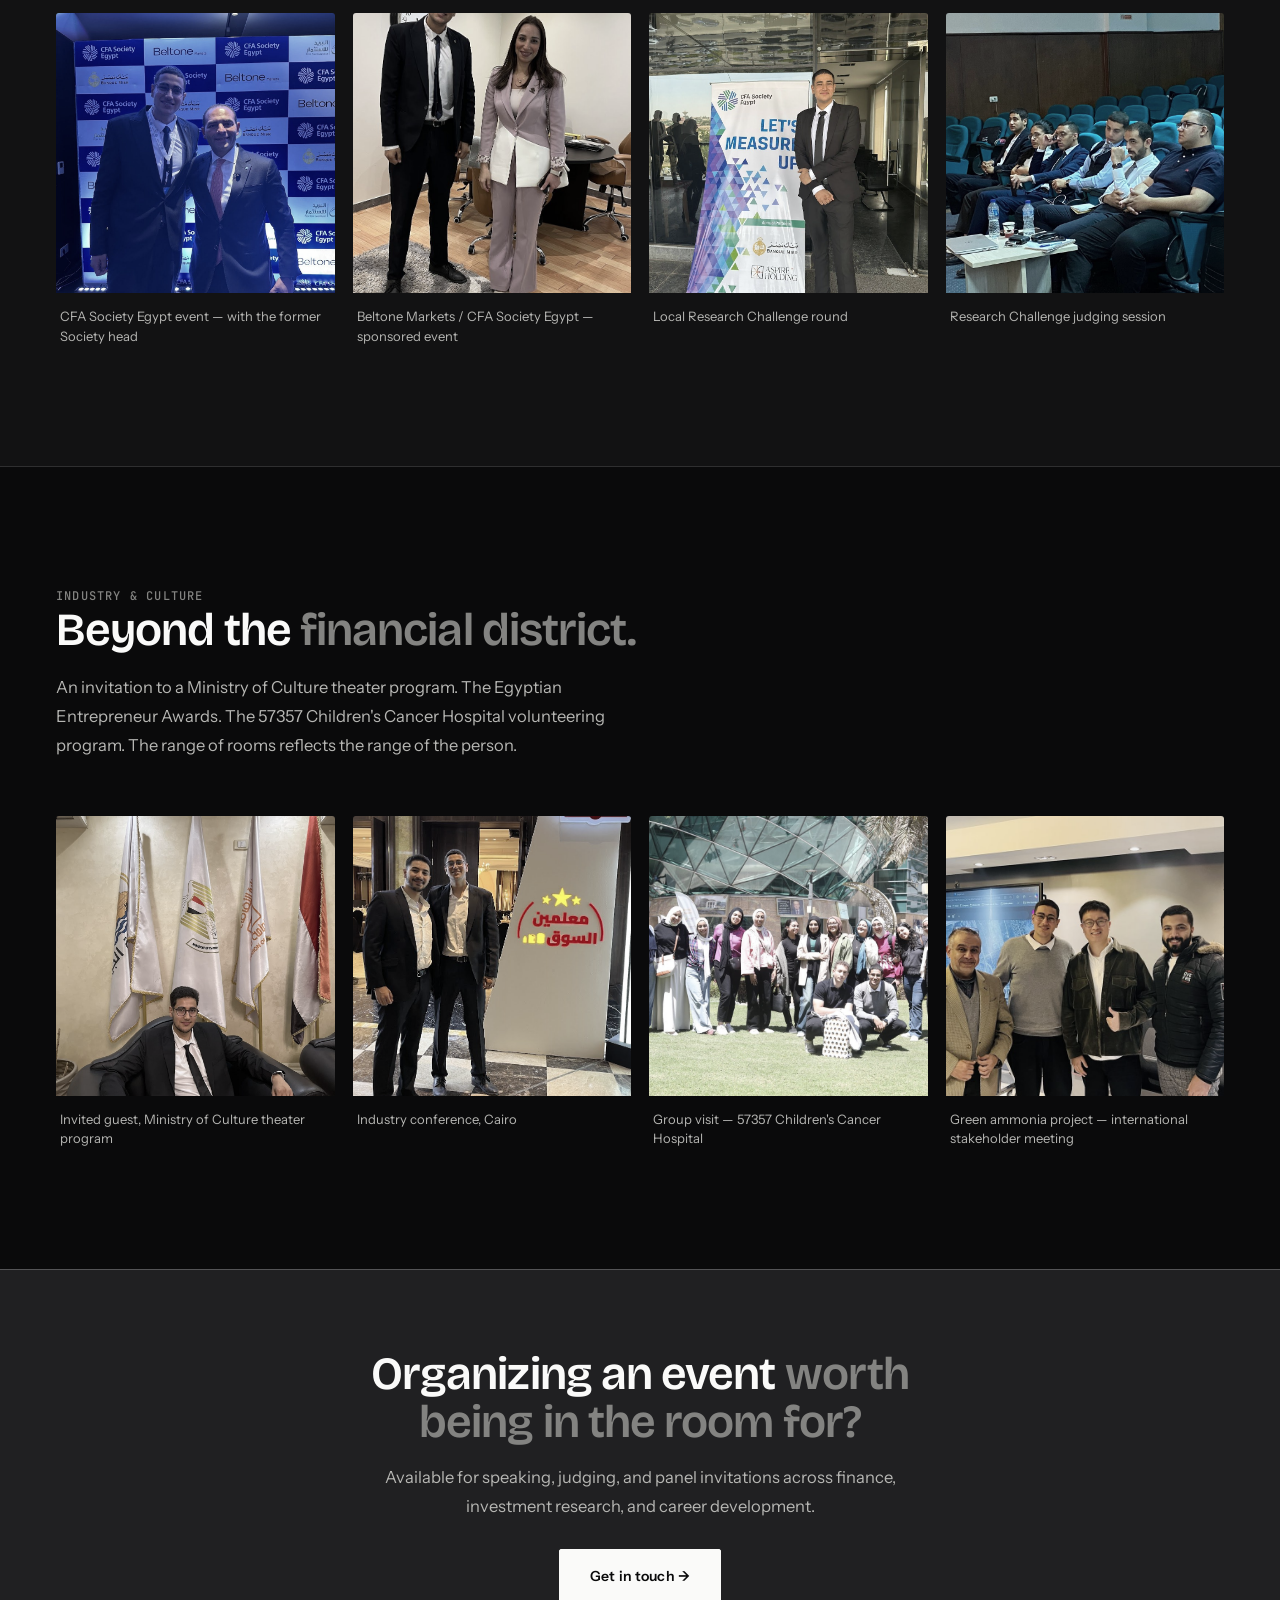
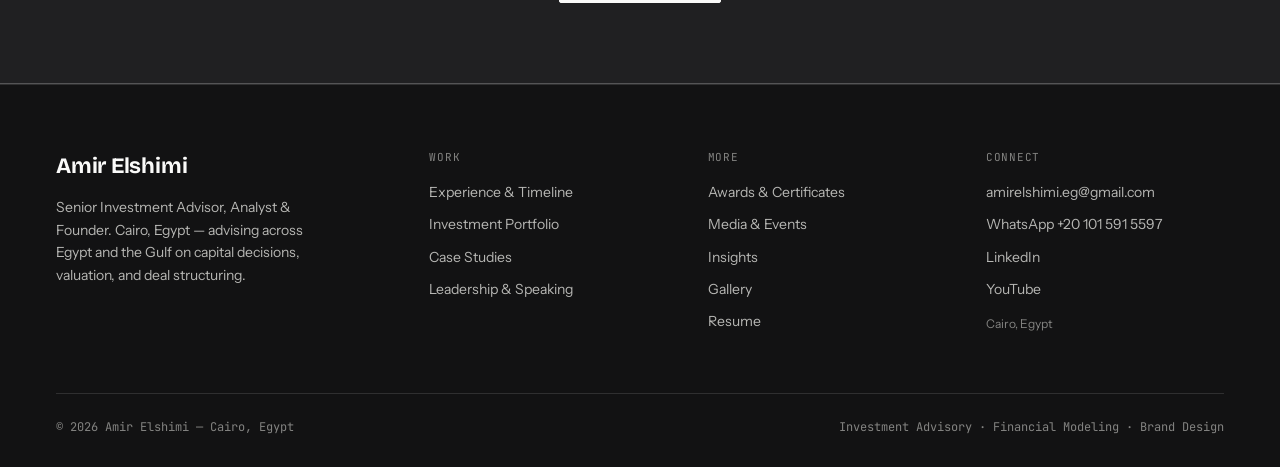
<file: pages/media.html>
<!DOCTYPE html>
<html lang="en">
<head>
<meta charset="UTF-8">
<meta name="viewport" content="width=device-width, initial-scale=1.0">
<title>Media & Events — Amir Elshimi | Cairo Finance Community</title>
<meta name="description" content="Events, conferences, and industry appearances by Amir Elshimi — CFA Society Egypt ceremonies, Egyptian Entrepreneur Awards, Ministry of Culture invitations, and community volunteering.">
<meta name="keywords" content="Amir Elshimi, investment advisor Cairo, financial analyst Egypt, DCF modeling, LBO analysis, CFA candidate Egypt, investment advisory Egypt Gulf, financial due diligence, valuation Egypt, مستشار استثماري">
<meta name="author" content="Amir Elshimi">
<meta name="robots" content="index, follow">
<link rel="canonical" href="https://amirmohamed148-pixel.github.io/amir-elshimi-site/pages/media.html">
<meta property="og:title" content="Media & Events — Amir Elshimi | Cairo Finance Community">
<meta property="og:description" content="Events, conferences, and industry appearances by Amir Elshimi — CFA Society Egypt ceremonies, Egyptian Entrepreneur Awards, Ministry of Culture invitations, and community volunteering.">
<meta property="og:image" content="https://amirmohamed148-pixel.github.io/amir-elshimi-site/assets/img/hero/hero-main.jpg">
<meta property="og:url" content="https://amirmohamed148-pixel.github.io/amir-elshimi-site/pages/media.html">
<meta property="og:type" content="website">
<meta name="twitter:card" content="summary_large_image">
<meta name="twitter:title" content="Media & Events — Amir Elshimi | Cairo Finance Community">
<meta name="twitter:description" content="Events, conferences, and industry appearances by Amir Elshimi — CFA Society Egypt ceremonies, Egyptian Entrepreneur Awards, Ministry of Culture invitations, and community volunteering.">
<meta name="twitter:image" content="https://amirmohamed148-pixel.github.io/amir-elshimi-site/assets/img/hero/hero-main.jpg">
<meta name="theme-color" content="#0A0A0B">
<link rel="stylesheet" href="../assets/css/core.css">
<body><div class='grain'></div><header class="site-nav" id="siteNav">
  <div class="wrap nav-inner">
    <a href="../index.html" class="nav-mark">Amir <span>Elshimi</span></a>
    <nav class="nav-links">
      <a href="../index.html">Home</a>
      <a href="about.html">About</a>
      <a href="experience.html">Experience</a>
      <a href="portfolio.html">Portfolio</a>
      <a href="case-studies.html">Case Studies</a>
      <a href="leadership.html">Leadership</a>
      <a href="gallery.html">Gallery</a>
      <div class="nav-more">
        <button class="nav-more-label">More</button>
        <div class="nav-more-menu">
          <a href="../pages/awards.html">Awards & Certificates</a>
          <a href="../pages/media.html" class="active">Media & Events</a>
          <a href="../pages/insights.html">Insights</a>
          <a href="../pages/resume.html">Resume</a>
        </div>
      </div>
      <a href="contact.html">Contact</a>
    </nav>
    <a href="contact.html" class="nav-cta">Let's talk</a>
    <button class="nav-menu-btn" id="navMenuBtn" aria-label="Toggle menu" aria-expanded="false">
      <span></span><span></span><span></span>
    </button>
  </div>
</header>
<section class="page-hero">
  <div class="wrap">
    <div class="breadcrumb"><a href="../index.html">Home</a> / Media &amp; Events</div>
    <h1 class="page-title">The calendar of <em>Egyptian finance.</em></h1>
    <p class="page-sub">Conferences, award ceremonies, board meetings, and the events where the industry actually convenes — recorded here as a living log of where the work takes you.</p>
  </div>
</section>

<section class="section-dark">
  <div class="wrap">
    <div class="eyebrow reveal">Featured events</div>
    <h2 class="h2 reveal">On stage, in the room, <em>and in the field.</em></h2>
    <div style="display:grid;grid-template-columns:1fr 1fr;gap:24px;margin-top:48px;" class="reveal">
      <div style="border-radius:16px;overflow:hidden;position:relative;">
        <img src="../assets/img/events/entrepreneur-awards.jpg" alt="Egyptian Entrepreneur Awards — Amir Elshimi" style="width:100%;height:360px;object-fit:cover;filter:saturate(0.92);">
        <div style="position:absolute;inset:0;background:linear-gradient(180deg,transparent 40%,rgba(10,10,11,0.92) 100%);display:flex;flex-direction:column;justify-content:flex-end;padding:24px;">
          <div style="font-size:11px;letter-spacing:0.07em;text-transform:uppercase;color:var(--amber-soft);">Awards ceremony</div>
          <div style="font-family:var(--font-display);font-size:22px;margin-top:8px;">Egyptian Entrepreneur Awards</div>
          <div style="font-size:13px;color:var(--sage);margin-top:6px;">Annual recognition of Egypt's leading entrepreneurs and innovators</div>
        </div>
      </div>
      <div style="border-radius:16px;overflow:hidden;position:relative;">
        <img src="../assets/img/leadership/board-meeting.jpg" alt="Investment board meeting — Amir Elshimi" style="width:100%;height:360px;object-fit:cover;filter:saturate(0.92);">
        <div style="position:absolute;inset:0;background:linear-gradient(180deg,transparent 40%,rgba(10,10,11,0.92) 100%);display:flex;flex-direction:column;justify-content:flex-end;padding:24px;">
          <div style="font-size:11px;letter-spacing:0.07em;text-transform:uppercase;color:var(--amber-soft);">Boardroom</div>
          <div style="font-family:var(--font-display);font-size:22px;margin-top:8px;">Investment board meeting</div>
          <div style="font-size:13px;color:var(--sage);margin-top:6px;">Principal-level deal review and investment committee proceedings</div>
        </div>
      </div>
    </div>
  </div>
</section>

<section class="section-soft">
  <div class="wrap">
    <div class="eyebrow reveal">CFA Society Egypt</div>
    <h2 class="h2 reveal">A consistent presence <em>at the society's events.</em></h2>
    <p class="lead reveal">From early Research Challenge attendance to competing, then judging, then representing the Society as Ambassador — a trajectory through CFA Society Egypt events that spans three years and three different roles.</p>
    <div class="people-strip reveal">
      <div class="people-card"><img src="../assets/img/networking/networking-cfa-head-1.jpg" alt="CFA Society Egypt event"><div class="people-card-cap">CFA Society Egypt event — with the former Society head</div></div>
      <div class="people-card"><img src="../assets/img/networking/networking-parliament-ceo.jpg" alt="Beltone Markets / CFA Society Egypt event"><div class="people-card-cap">Beltone Markets / CFA Society Egypt — sponsored event</div></div>
      <div class="people-card"><img src="../assets/img/judging/cfa-local-rc-2.jpg" alt="Local research challenge round"><div class="people-card-cap">Local Research Challenge round</div></div>
      <div class="people-card"><img src="../assets/img/judging/judge-cfa-rc-3.jpg" alt="Research Challenge judging"><div class="people-card-cap">Research Challenge judging session</div></div>
    </div>
  </div>
</section>

<section class="section-dark">
  <div class="wrap">
    <div class="eyebrow reveal">Industry &amp; culture</div>
    <h2 class="h2 reveal">Beyond the <em>financial district.</em></h2>
    <p class="lead reveal">An invitation to a Ministry of Culture theater program. The Egyptian Entrepreneur Awards. The 57357 Children's Cancer Hospital volunteering program. The range of rooms reflects the range of the person.</p>
    <div class="people-strip reveal">
      <div class="people-card"><img src="../assets/img/events/ministry-culture-theater.jpg" alt="Ministry of Culture theater invitation — Egyptian flags"><div class="people-card-cap">Invited guest, Ministry of Culture theater program</div></div>
      <div class="people-card"><img src="../assets/img/events/chell-event.jpg" alt="Industry conference"><div class="people-card-cap">Industry conference, Cairo</div></div>
      <div class="people-card"><img src="../assets/img/events/volunteer-57357-group.jpg" alt="Group visit, 57357 Children's Cancer Hospital"><div class="people-card-cap">Group visit — 57357 Children's Cancer Hospital</div></div>
      <div class="people-card"><img src="../assets/img/leadership/green-ammonia-meeting-2.jpg" alt="Green ammonia project planning — international partners"><div class="people-card-cap">Green ammonia project — international stakeholder meeting</div></div>
    </div>
  </div>
</section>

<section class="section-emerald" style="text-align:center;padding:80px 0;">
  <div class="wrap">
    <h2 class="h2 reveal" style="margin:0 auto;max-width:580px;">Organizing an event <em>worth being in the room for?</em></h2>
    <p class="lead reveal" style="margin:16px auto 0;">Available for speaking, judging, and panel invitations across finance, investment research, and career development.</p>
    <div class="reveal" style="margin-top:28px;"><a href="contact.html" class="btn-primary">Get in touch →</a></div>
  </div>
</section>
<footer>
  <div class="wrap">
    <div class="footer-grid">
      <div>
        <div class="footer-brand">Amir Elshimi</div>
        <p class="footer-tag">Senior Investment Advisor, Analyst &amp; Founder. Cairo, Egypt — advising across Egypt and the Gulf on capital decisions, valuation, and deal structuring.</p>
      </div>
      <div class="footer-col">
        <div class="footer-col-title">Work</div>
        <a href="../pages/experience.html">Experience &amp; Timeline</a>
        <a href="../pages/portfolio.html">Investment Portfolio</a>
        <a href="../pages/case-studies.html">Case Studies</a>
        <a href="../pages/leadership.html">Leadership &amp; Speaking</a>
      </div>
      <div class="footer-col">
        <div class="footer-col-title">More</div>
        <a href="../pages/awards.html">Awards &amp; Certificates</a>
        <a href="../pages/media.html">Media &amp; Events</a>
        <a href="../pages/insights.html">Insights</a>
        <a href="../pages/gallery.html">Gallery</a>
        <a href="../pages/resume.html">Resume</a>
      </div>
      <div class="footer-col">
        <div class="footer-col-title">Connect</div>
        <a href="mailto:amirelshimi.eg@gmail.com">amirelshimi.eg@gmail.com</a>
        <a href="https://wa.me/201015915597" target="_blank" rel="noopener">WhatsApp +20 101 591 5597</a>
        <a href="https://www.linkedin.com/in/amir-elshimi-306a02215" target="_blank" rel="noopener">LinkedIn</a>
        <a href="https://www.youtube.com/@amirelshimi" target="_blank" rel="noopener">YouTube</a>
        <span style="color:var(--sage-dim);font-size:12px">Cairo, Egypt</span>
      </div>
    </div>
    <div class="footer-bottom">
      <span>© <span id="year"></span> Amir Elshimi — Cairo, Egypt</span>
      <span style="color:var(--sage-dim)">Investment Advisory · Financial Modeling · Brand Design</span>
    </div>
  </div>
</footer>
<script src="../assets/js/core.js"></script>
</body>
</html>
</file>
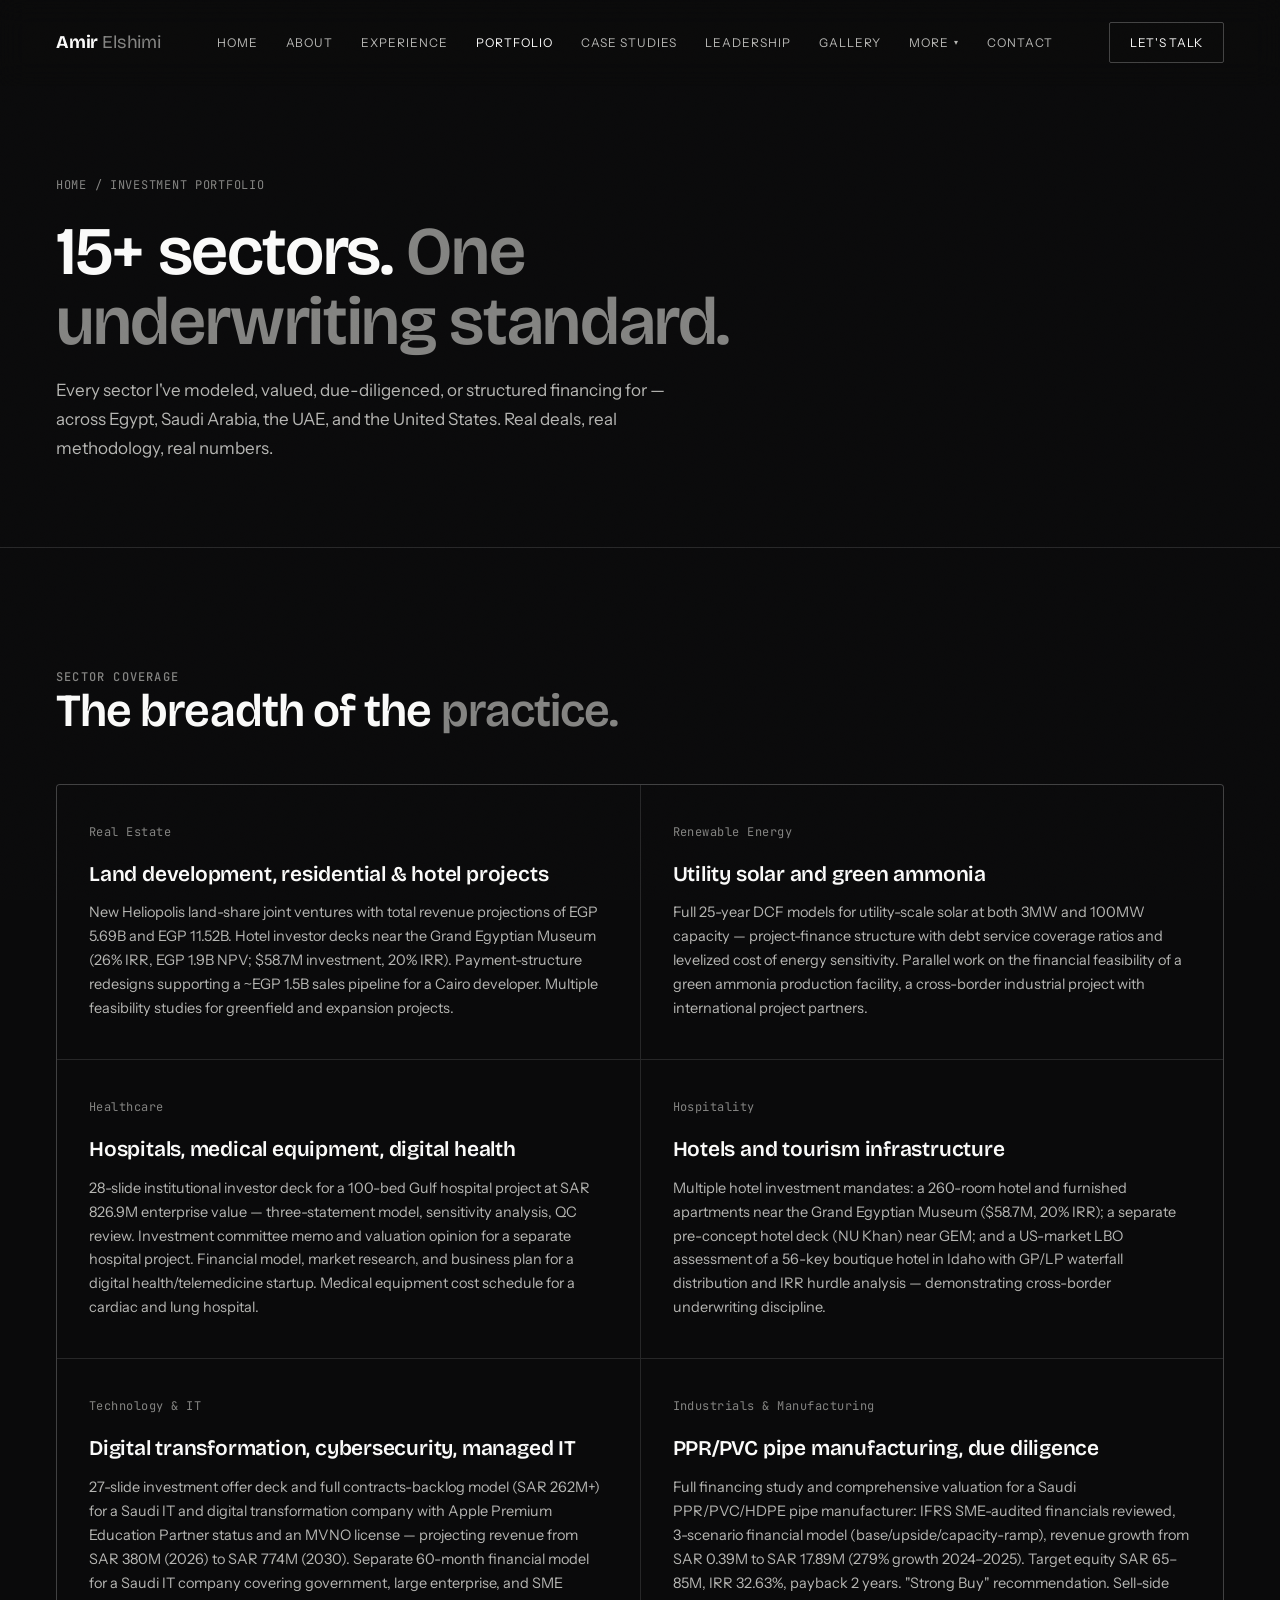
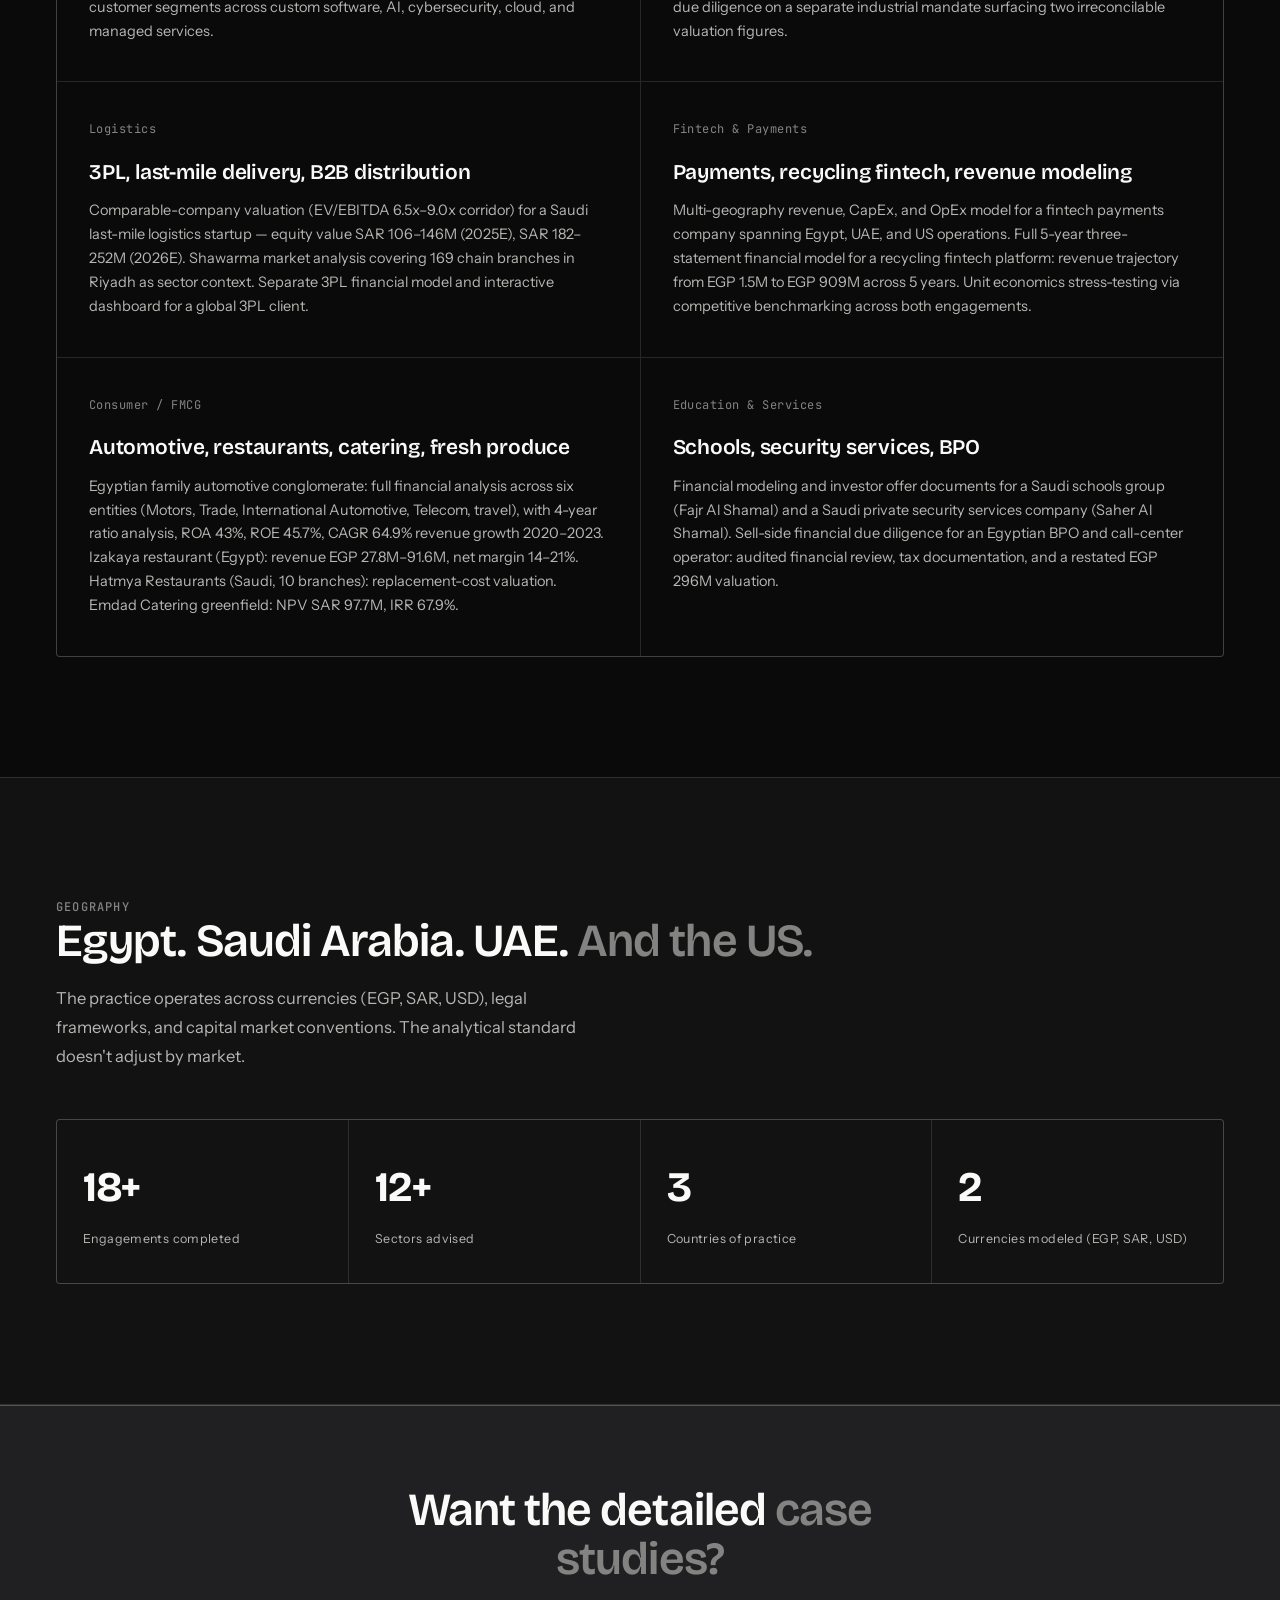
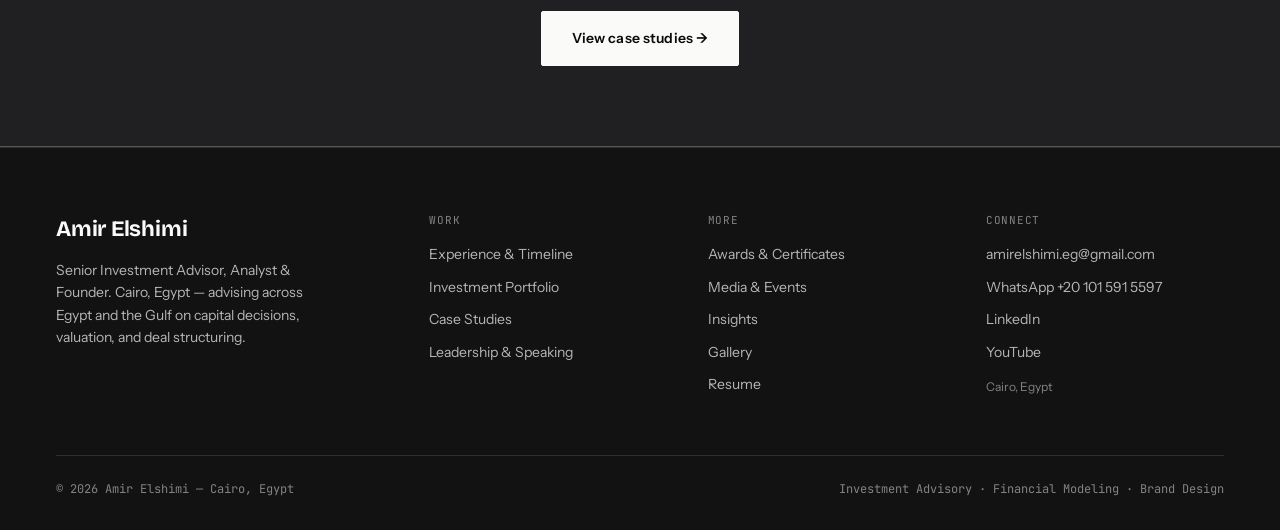
<file: pages/portfolio.html>
<!DOCTYPE html>
<html lang="en">
<head>
<meta charset="UTF-8">
<meta name="viewport" content="width=device-width, initial-scale=1.0">
<title>Investment Portfolio — Sectors & Deal Types | Amir Elshimi</title>
<meta name="description" content="Investment advisory portfolio of Amir Elshimi — 15+ sectors including real estate, renewable energy, healthcare, hospitality, fintech, technology, industrials, and logistics across Egypt and Saudi Arabia.">
<meta name="keywords" content="Amir Elshimi, investment advisor Cairo, financial analyst Egypt, DCF modeling, LBO analysis, CFA candidate Egypt, investment advisory Egypt Gulf, financial due diligence, valuation Egypt, مستشار استثماري">
<meta name="author" content="Amir Elshimi">
<meta name="robots" content="index, follow">
<link rel="canonical" href="https://amirmohamed148-pixel.github.io/amir-elshimi-site/pages/portfolio.html">
<meta property="og:title" content="Investment Portfolio — Sectors & Deal Types | Amir Elshimi">
<meta property="og:description" content="Investment advisory portfolio of Amir Elshimi — 15+ sectors including real estate, renewable energy, healthcare, hospitality, fintech, technology, industrials, and logistics across Egypt and Saudi Arabia.">
<meta property="og:image" content="https://amirmohamed148-pixel.github.io/amir-elshimi-site/assets/img/hero/hero-main.jpg">
<meta property="og:url" content="https://amirmohamed148-pixel.github.io/amir-elshimi-site/pages/portfolio.html">
<meta property="og:type" content="website">
<meta name="twitter:card" content="summary_large_image">
<meta name="twitter:title" content="Investment Portfolio — Sectors & Deal Types | Amir Elshimi">
<meta name="twitter:description" content="Investment advisory portfolio of Amir Elshimi — 15+ sectors including real estate, renewable energy, healthcare, hospitality, fintech, technology, industrials, and logistics across Egypt and Saudi Arabia.">
<meta name="twitter:image" content="https://amirmohamed148-pixel.github.io/amir-elshimi-site/assets/img/hero/hero-main.jpg">
<meta name="theme-color" content="#0A0A0B">
<link rel="stylesheet" href="../assets/css/core.css">

<body>
<div class="grain"></div>
<header class="site-nav" id="siteNav">
  <div class="wrap nav-inner">
    <a href="../index.html" class="nav-mark">Amir <span>Elshimi</span></a>
    <nav class="nav-links">
      <a href="../index.html">Home</a>
      <a href="about.html">About</a>
      <a href="experience.html">Experience</a>
      <a href="portfolio.html" class="active">Portfolio</a>
      <a href="case-studies.html">Case Studies</a>
      <a href="leadership.html">Leadership</a>
      <a href="gallery.html">Gallery</a>
      <div class="nav-more">
        <button class="nav-more-label">More</button>
        <div class="nav-more-menu">
          <a href="../pages/awards.html">Awards & Certificates</a>
          <a href="../pages/media.html">Media & Events</a>
          <a href="../pages/insights.html">Insights</a>
          <a href="../pages/resume.html">Resume</a>
        </div>
      </div>
      <a href="contact.html">Contact</a>
    </nav>
    <a href="contact.html" class="nav-cta">Let's talk</a>
    <button class="nav-menu-btn" id="navMenuBtn" aria-label="Toggle menu" aria-expanded="false">
      <span></span><span></span><span></span>
    </button>
  </div>
</header>
<section class="page-hero">
  <div class="wrap">
    <div class="breadcrumb"><a href="../index.html">Home</a> / Investment Portfolio</div>
    <h1 class="page-title">15+ sectors. <em>One underwriting standard.</em></h1>
    <p class="page-sub">Every sector I've modeled, valued, due-diligenced, or structured financing for — across Egypt, Saudi Arabia, the UAE, and the United States. Real deals, real methodology, real numbers.</p>
  </div>
</section>

<section class="section-dark">
  <div class="wrap">
    <div class="eyebrow reveal">Sector coverage</div>
    <h2 class="h2 reveal">The breadth of the <em>practice.</em></h2>

    <div class="grid-2 reveal" style="margin-top:48px;">

      <div class="cell">
        <div class="cell-num">Real Estate</div>
        <div class="cell-title">Land development, residential &amp; hotel projects</div>
        <div class="cell-desc">New Heliopolis land-share joint ventures with total revenue projections of EGP 5.69B and EGP 11.52B. Hotel investor decks near the Grand Egyptian Museum (26% IRR, EGP 1.9B NPV; $58.7M investment, 20% IRR). Payment-structure redesigns supporting a ~EGP 1.5B sales pipeline for a Cairo developer. Multiple feasibility studies for greenfield and expansion projects.</div>
      </div>

      <div class="cell">
        <div class="cell-num">Renewable Energy</div>
        <div class="cell-title">Utility solar and green ammonia</div>
        <div class="cell-desc">Full 25-year DCF models for utility-scale solar at both 3MW and 100MW capacity — project-finance structure with debt service coverage ratios and levelized cost of energy sensitivity. Parallel work on the financial feasibility of a green ammonia production facility, a cross-border industrial project with international project partners.</div>
      </div>

      <div class="cell">
        <div class="cell-num">Healthcare</div>
        <div class="cell-title">Hospitals, medical equipment, digital health</div>
        <div class="cell-desc">28-slide institutional investor deck for a 100-bed Gulf hospital project at SAR 826.9M enterprise value — three-statement model, sensitivity analysis, QC review. Investment committee memo and valuation opinion for a separate hospital project. Financial model, market research, and business plan for a digital health/telemedicine startup. Medical equipment cost schedule for a cardiac and lung hospital.</div>
      </div>

      <div class="cell">
        <div class="cell-num">Hospitality</div>
        <div class="cell-title">Hotels and tourism infrastructure</div>
        <div class="cell-desc">Multiple hotel investment mandates: a 260-room hotel and furnished apartments near the Grand Egyptian Museum ($58.7M, 20% IRR); a separate pre-concept hotel deck (NU Khan) near GEM; and a US-market LBO assessment of a 56-key boutique hotel in Idaho with GP/LP waterfall distribution and IRR hurdle analysis — demonstrating cross-border underwriting discipline.</div>
      </div>

      <div class="cell">
        <div class="cell-num">Technology &amp; IT</div>
        <div class="cell-title">Digital transformation, cybersecurity, managed IT</div>
        <div class="cell-desc">27-slide investment offer deck and full contracts-backlog model (SAR 262M+) for a Saudi IT and digital transformation company with Apple Premium Education Partner status and an MVNO license — projecting revenue from SAR 380M (2026) to SAR 774M (2030). Separate 60-month financial model for a Saudi IT company covering government, large enterprise, and SME customer segments across custom software, AI, cybersecurity, cloud, and managed services.</div>
      </div>

      <div class="cell">
        <div class="cell-num">Industrials &amp; Manufacturing</div>
        <div class="cell-title">PPR/PVC pipe manufacturing, due diligence</div>
        <div class="cell-desc">Full financing study and comprehensive valuation for a Saudi PPR/PVC/HDPE pipe manufacturer: IFRS SME-audited financials reviewed, 3-scenario financial model (base/upside/capacity-ramp), revenue growth from SAR 0.39M to SAR 17.89M (279% growth 2024–2025). Target equity SAR 65–85M, IRR 32.63%, payback 2 years. "Strong Buy" recommendation. Sell-side due diligence on a separate industrial mandate surfacing two irreconcilable valuation figures.</div>
      </div>

      <div class="cell">
        <div class="cell-num">Logistics</div>
        <div class="cell-title">3PL, last-mile delivery, B2B distribution</div>
        <div class="cell-desc">Comparable-company valuation (EV/EBITDA 6.5x–9.0x corridor) for a Saudi last-mile logistics startup — equity value SAR 106–146M (2025E), SAR 182–252M (2026E). Shawarma market analysis covering 169 chain branches in Riyadh as sector context. Separate 3PL financial model and interactive dashboard for a global 3PL client.</div>
      </div>

      <div class="cell">
        <div class="cell-num">Fintech &amp; Payments</div>
        <div class="cell-title">Payments, recycling fintech, revenue modeling</div>
        <div class="cell-desc">Multi-geography revenue, CapEx, and OpEx model for a fintech payments company spanning Egypt, UAE, and US operations. Full 5-year three-statement financial model for a recycling fintech platform: revenue trajectory from EGP 1.5M to EGP 909M across 5 years. Unit economics stress-testing via competitive benchmarking across both engagements.</div>
      </div>

      <div class="cell">
        <div class="cell-num">Consumer / FMCG</div>
        <div class="cell-title">Automotive, restaurants, catering, fresh produce</div>
        <div class="cell-desc">Egyptian family automotive conglomerate: full financial analysis across six entities (Motors, Trade, International Automotive, Telecom, travel), with 4-year ratio analysis, ROA 43%, ROE 45.7%, CAGR 64.9% revenue growth 2020–2023. Izakaya restaurant (Egypt): revenue EGP 27.8M–91.6M, net margin 14–21%. Hatmya Restaurants (Saudi, 10 branches): replacement-cost valuation. Emdad Catering greenfield: NPV SAR 97.7M, IRR 67.9%.</div>
      </div>

      <div class="cell">
        <div class="cell-num">Education &amp; Services</div>
        <div class="cell-title">Schools, security services, BPO</div>
        <div class="cell-desc">Financial modeling and investor offer documents for a Saudi schools group (Fajr Al Shamal) and a Saudi private security services company (Saher Al Shamal). Sell-side financial due diligence for an Egyptian BPO and call-center operator: audited financial review, tax documentation, and a restated EGP 296M valuation.</div>
      </div>

    </div>
  </div>
</section>

<section class="section-soft">
  <div class="wrap">
    <div class="eyebrow reveal">Geography</div>
    <h2 class="h2 reveal">Egypt. Saudi Arabia. UAE. <em>And the US.</em></h2>
    <p class="lead reveal">The practice operates across currencies (EGP, SAR, USD), legal frameworks, and capital market conventions. The analytical standard doesn't adjust by market.</p>
    <div class="counter-row reveal" style="margin-top:48px;">
      <div class="counter-cell">
        <div class="counter-num"><span data-count="22" data-suffix="+">0</span></div>
        <div class="counter-label">Engagements completed</div>
      </div>
      <div class="counter-cell">
        <div class="counter-num"><span data-count="15" data-suffix="+">0</span></div>
        <div class="counter-label">Sectors advised</div>
      </div>
      <div class="counter-cell">
        <div class="counter-num"><span data-count="4">0</span></div>
        <div class="counter-label">Countries of practice</div>
      </div>
      <div class="counter-cell">
        <div class="counter-num"><span data-count="3">0</span></div>
        <div class="counter-label">Currencies modeled (EGP, SAR, USD)</div>
      </div>
    </div>
  </div>
</section>

<section class="section-emerald" style="text-align:center;padding:80px 0;">
  <div class="wrap">
    <h2 class="h2 reveal" style="margin:0 auto;max-width:600px;">Want the detailed <em>case studies?</em></h2>
    <div class="reveal" style="margin-top:28px;">
      <a href="case-studies.html" class="btn-primary">View case studies →</a>
    </div>
  </div>
</section>
<footer>
  <div class="wrap">
    <div class="footer-grid">
      <div>
        <div class="footer-brand">Amir Elshimi</div>
        <p class="footer-tag">Senior Investment Advisor, Analyst &amp; Founder. Cairo, Egypt — advising across Egypt and the Gulf on capital decisions, valuation, and deal structuring.</p>
      </div>
      <div class="footer-col">
        <div class="footer-col-title">Work</div>
        <a href="../pages/experience.html">Experience &amp; Timeline</a>
        <a href="../pages/portfolio.html">Investment Portfolio</a>
        <a href="../pages/case-studies.html">Case Studies</a>
        <a href="../pages/leadership.html">Leadership &amp; Speaking</a>
      </div>
      <div class="footer-col">
        <div class="footer-col-title">More</div>
        <a href="../pages/awards.html">Awards &amp; Certificates</a>
        <a href="../pages/media.html">Media &amp; Events</a>
        <a href="../pages/insights.html">Insights</a>
        <a href="../pages/gallery.html">Gallery</a>
        <a href="../pages/resume.html">Resume</a>
      </div>
      <div class="footer-col">
        <div class="footer-col-title">Connect</div>
        <a href="mailto:amirelshimi.eg@gmail.com">amirelshimi.eg@gmail.com</a>
        <a href="https://wa.me/201015915597" target="_blank" rel="noopener">WhatsApp +20 101 591 5597</a>
        <a href="https://www.linkedin.com/in/amir-elshimi-306a02215" target="_blank" rel="noopener">LinkedIn</a>
        <a href="https://www.youtube.com/@amirelshimi" target="_blank" rel="noopener">YouTube</a>
        <span style="color:var(--sage-dim);font-size:12px">Cairo, Egypt</span>
      </div>
    </div>
    <div class="footer-bottom">
      <span>© <span id="year"></span> Amir Elshimi — Cairo, Egypt</span>
      <span style="color:var(--sage-dim)">Investment Advisory · Financial Modeling · Brand Design</span>
    </div>
  </div>
</footer>
<script src="../assets/js/core.js"></script>
</body>
</html>
</file>
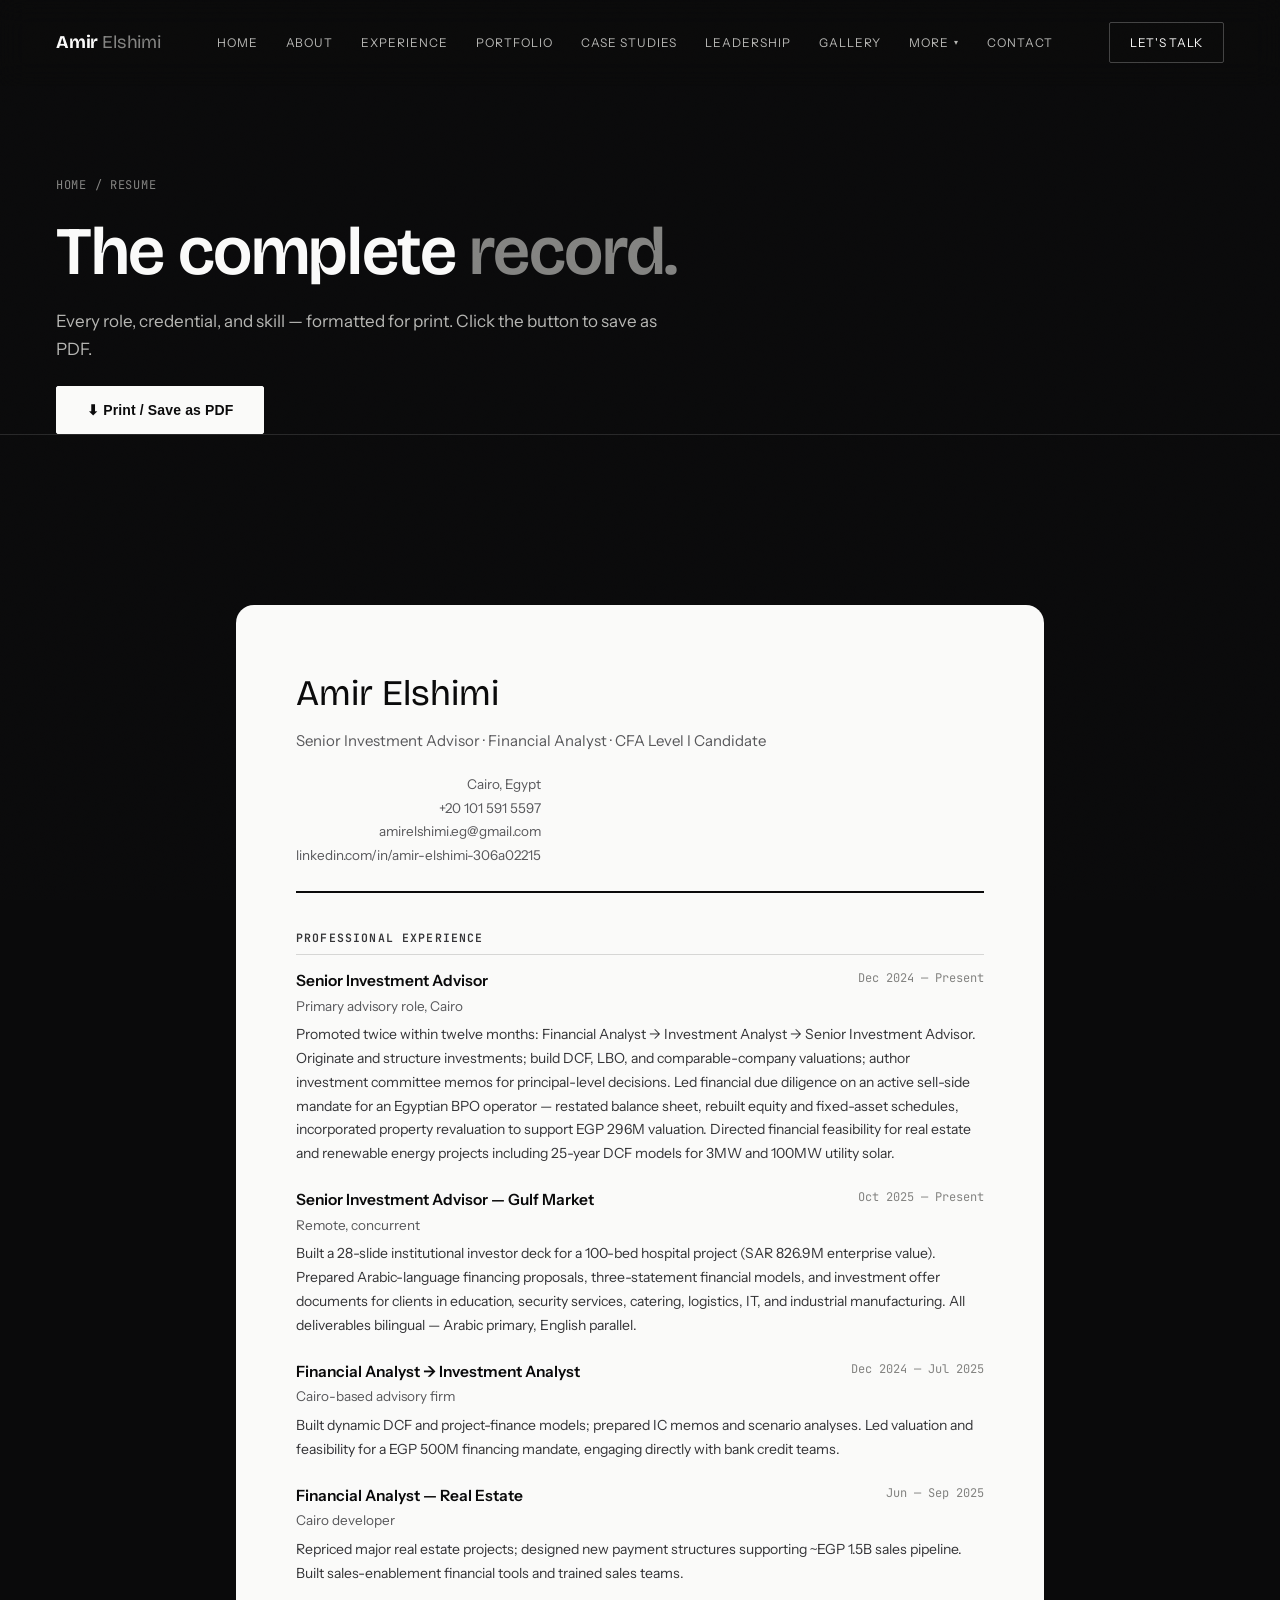
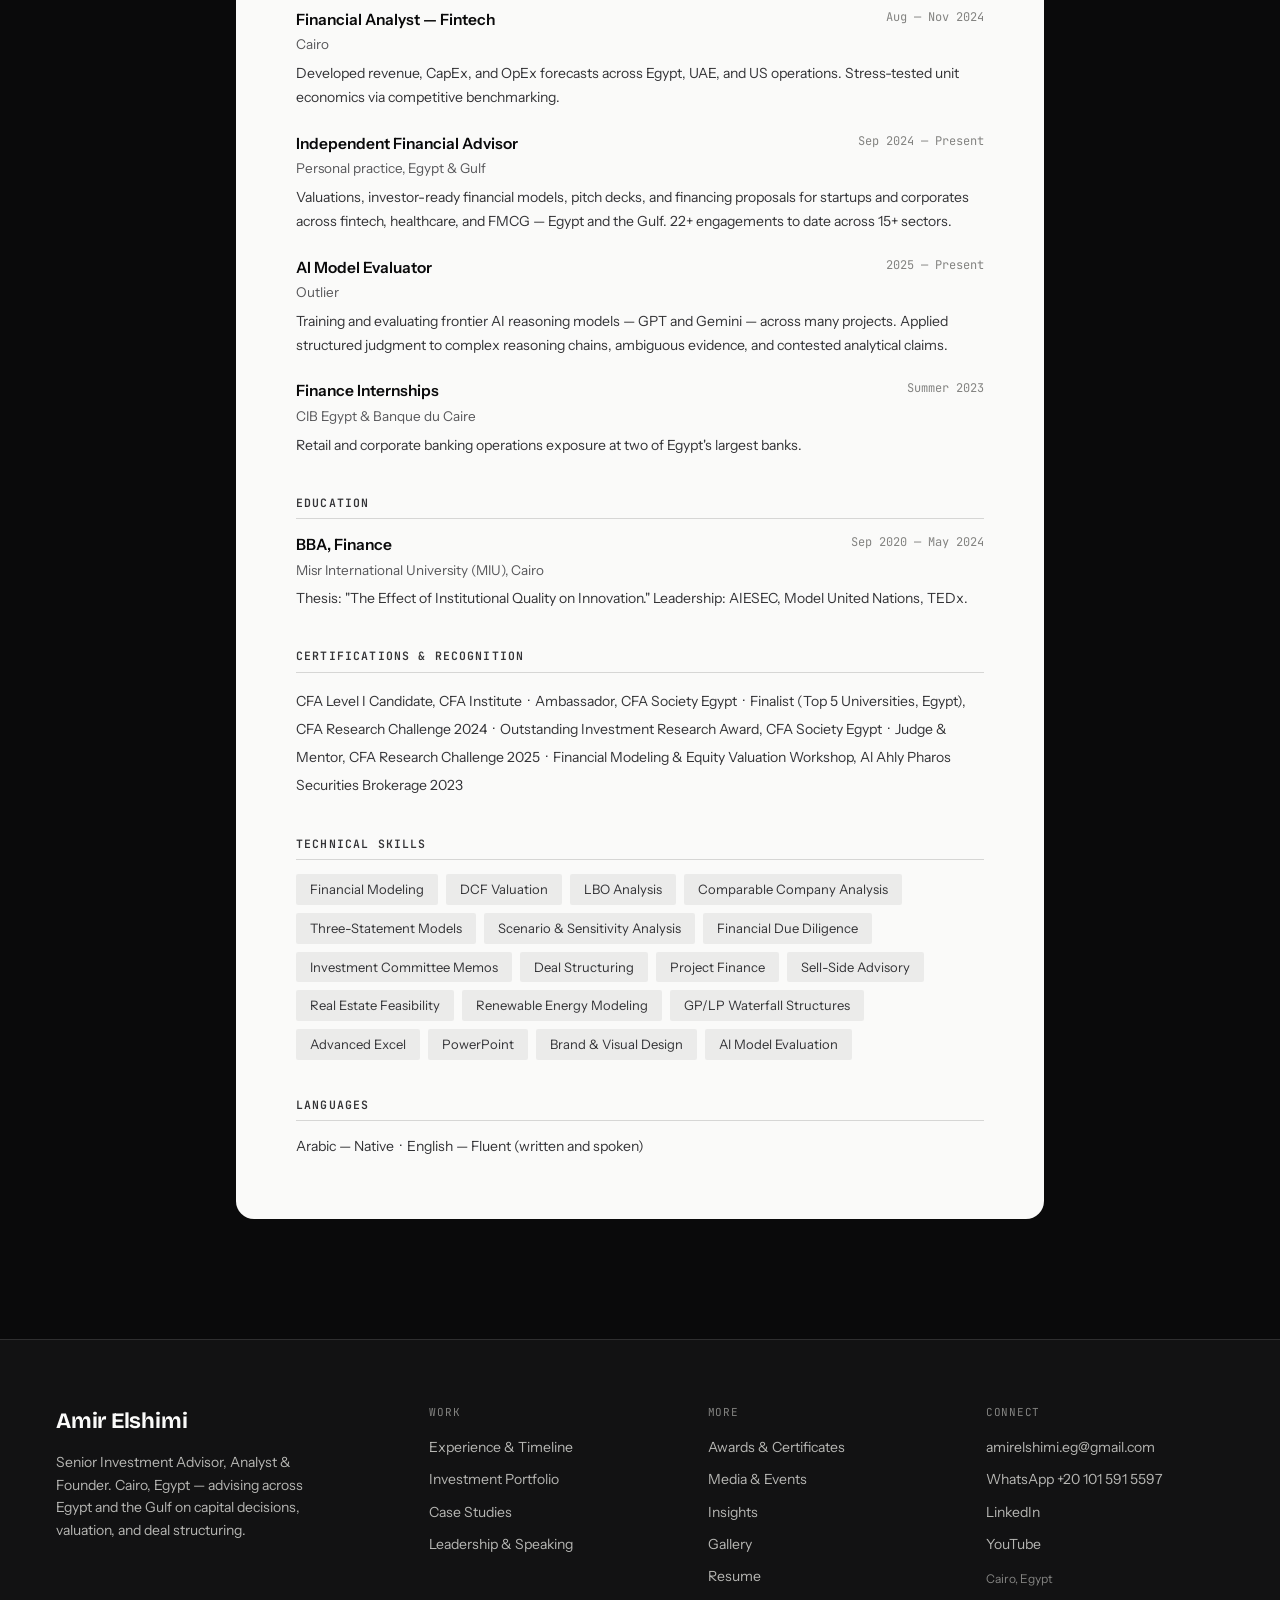
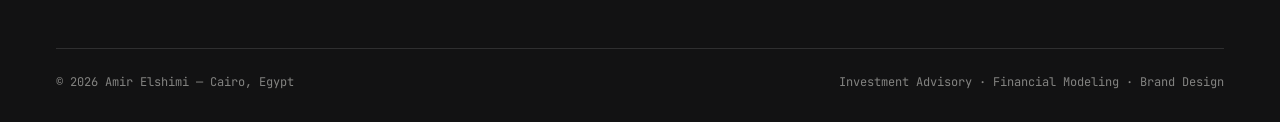
<file: pages/resume.html>
<!DOCTYPE html>
<html lang="en">
<head>
<meta charset="UTF-8">
<meta name="viewport" content="width=device-width, initial-scale=1.0">
<title>Resume — Amir Elshimi | Investment Advisor, Financial Analyst Cairo</title>
<meta name="description" content="Full resume of Amir Elshimi — Senior Investment Advisor, BBA Finance, CFA Level I candidate. Investment modeling, due diligence, and deal structuring across Egypt and the Gulf.">
<meta name="keywords" content="Amir Elshimi, investment advisor Cairo, financial analyst Egypt, DCF modeling, LBO analysis, CFA candidate Egypt, investment advisory Egypt Gulf, financial due diligence, valuation Egypt, مستشار استثماري">
<meta name="author" content="Amir Elshimi">
<meta name="robots" content="index, follow">
<link rel="canonical" href="https://amirmohamed148-pixel.github.io/amir-elshimi-site/pages/resume.html">
<meta property="og:title" content="Resume — Amir Elshimi | Investment Advisor, Financial Analyst Cairo">
<meta property="og:description" content="Full resume of Amir Elshimi — Senior Investment Advisor, BBA Finance, CFA Level I candidate. Investment modeling, due diligence, and deal structuring across Egypt and the Gulf.">
<meta property="og:image" content="https://amirmohamed148-pixel.github.io/amir-elshimi-site/assets/img/hero/hero-main.jpg">
<meta property="og:url" content="https://amirmohamed148-pixel.github.io/amir-elshimi-site/pages/resume.html">
<meta property="og:type" content="website">
<meta name="twitter:card" content="summary_large_image">
<meta name="twitter:title" content="Resume — Amir Elshimi | Investment Advisor, Financial Analyst Cairo">
<meta name="twitter:description" content="Full resume of Amir Elshimi — Senior Investment Advisor, BBA Finance, CFA Level I candidate. Investment modeling, due diligence, and deal structuring across Egypt and the Gulf.">
<meta name="twitter:image" content="https://amirmohamed148-pixel.github.io/amir-elshimi-site/assets/img/hero/hero-main.jpg">
<meta name="theme-color" content="#0A0A0B">
<link rel="stylesheet" href="../assets/css/core.css">

<body><div class="grain"></div>
<style>
.resume-shell{background:var(--paper);color:var(--ink);border-radius:18px;padding:60px;margin-top:50px;}
.resume-head{display:flex;justify-content:space-between;align-items:flex-start;flex-wrap:wrap;gap:20px;border-bottom:2px solid var(--ink);padding-bottom:24px;}
.resume-name{font-family:var(--font-display);font-size:36px;}
.resume-title{margin-top:6px;color:var(--gray-650);font-size:15px;}
.resume-contact{text-align:right;font-size:13.5px;color:var(--gray-650);line-height:1.75;}
.rs{margin-top:36px;}
.rs-title{font-family:var(--font-mono);font-size:11.5px;letter-spacing:0.1em;text-transform:uppercase;color:var(--gray-700);font-weight:600;margin-bottom:14px;padding-bottom:6px;border-bottom:1px solid rgba(10,10,11,0.15);}
.ri{margin-bottom:22px;}
.ri-head{display:flex;justify-content:space-between;flex-wrap:wrap;gap:8px;}
.ri-title{font-weight:600;font-size:15.5px;color:var(--ink);}
.ri-date{font-family:var(--font-mono);font-size:12px;color:var(--gray-500);}
.ri-co{font-size:13.5px;color:var(--gray-650);margin-top:2px;}
.ri-desc{margin-top:6px;font-size:14px;color:var(--gray-700);line-height:1.7;}
.skill-row{display:flex;flex-wrap:wrap;gap:8px;margin-top:4px;}
.skill-chip{background:rgba(10,10,11,0.06);border-radius:2px;padding:5px 14px;font-size:13px;color:var(--gray-700);}
@media (max-width:768px){.resume-shell{padding:28px 20px;}.resume-contact{text-align:left;}}
@media print{header,footer,.page-hero,section.page-hero,.btn-primary,.nav-cta,.section-emerald{display:none!important;}body{background:white;}.resume-shell{box-shadow:none;border-radius:0;}}
</style>
<header class="site-nav" id="siteNav">
  <div class="wrap nav-inner">
    <a href="../index.html" class="nav-mark">Amir <span>Elshimi</span></a>
    <nav class="nav-links">
      <a href="../index.html">Home</a>
      <a href="about.html">About</a>
      <a href="experience.html">Experience</a>
      <a href="portfolio.html">Portfolio</a>
      <a href="case-studies.html">Case Studies</a>
      <a href="leadership.html">Leadership</a>
      <a href="gallery.html">Gallery</a>
      <div class="nav-more">
        <button class="nav-more-label">More</button>
        <div class="nav-more-menu">
          <a href="../pages/awards.html">Awards & Certificates</a>
          <a href="../pages/media.html">Media & Events</a>
          <a href="../pages/insights.html">Insights</a>
          <a href="../pages/resume.html" class="active">Resume</a>
        </div>
      </div>
      <a href="contact.html">Contact</a>
    </nav>
    <a href="contact.html" class="nav-cta">Let's talk</a>
    <button class="nav-menu-btn" id="navMenuBtn" aria-label="Toggle menu" aria-expanded="false">
      <span></span><span></span><span></span>
    </button>
  </div>
</header>
<section class="page-hero" style="padding-bottom:0;">
  <div class="wrap">
    <div class="breadcrumb"><a href="../index.html">Home</a> / Resume</div>
    <h1 class="page-title">The complete <em>record.</em></h1>
    <p class="page-sub">Every role, credential, and skill — formatted for print. Click the button to save as PDF.</p>
    <div style="margin-top:22px;"><button onclick="window.print()" class="btn-primary">⬇ Print / Save as PDF</button></div>
  </div>
</section>

<section class="section-dark">
  <div class="wrap-narrow">
    <div class="resume-shell reveal">
      <div class="resume-head">
        <div>
          <div class="resume-name">Amir Elshimi</div>
          <div class="resume-title">Senior Investment Advisor · Financial Analyst · CFA Level I Candidate</div>
        </div>
        <div class="resume-contact">
          Cairo, Egypt<br>
          +20 101 591 5597<br>
          amirelshimi.eg@gmail.com<br>
          linkedin.com/in/amir-elshimi-306a02215
        </div>
      </div>

      <div class="rs">
        <div class="rs-title">Professional Experience</div>

        <div class="ri">
          <div class="ri-head"><div><div class="ri-title">Senior Investment Advisor</div><div class="ri-co">Primary advisory role, Cairo</div></div><div class="ri-date">Dec 2024 — Present</div></div>
          <div class="ri-desc">Promoted twice within twelve months: Financial Analyst → Investment Analyst → Senior Investment Advisor. Originate and structure investments; build DCF, LBO, and comparable-company valuations; author investment committee memos for principal-level decisions. Led financial due diligence on an active sell-side mandate for an Egyptian BPO operator — restated balance sheet, rebuilt equity and fixed-asset schedules, incorporated property revaluation to support EGP 296M valuation. Directed financial feasibility for real estate and renewable energy projects including 25-year DCF models for 3MW and 100MW utility solar.</div>
        </div>

        <div class="ri">
          <div class="ri-head"><div><div class="ri-title">Senior Investment Advisor — Gulf Market</div><div class="ri-co">Remote, concurrent</div></div><div class="ri-date">Oct 2025 — Present</div></div>
          <div class="ri-desc">Built a 28-slide institutional investor deck for a 100-bed hospital project (SAR 826.9M enterprise value). Prepared Arabic-language financing proposals, three-statement financial models, and investment offer documents for clients in education, security services, catering, logistics, IT, and industrial manufacturing. All deliverables bilingual — Arabic primary, English parallel.</div>
        </div>

        <div class="ri">
          <div class="ri-head"><div><div class="ri-title">Financial Analyst → Investment Analyst</div><div class="ri-co">Cairo-based advisory firm</div></div><div class="ri-date">Dec 2024 — Jul 2025</div></div>
          <div class="ri-desc">Built dynamic DCF and project-finance models; prepared IC memos and scenario analyses. Led valuation and feasibility for a EGP 500M financing mandate, engaging directly with bank credit teams.</div>
        </div>

        <div class="ri">
          <div class="ri-head"><div><div class="ri-title">Financial Analyst — Real Estate</div><div class="ri-co">Cairo developer</div></div><div class="ri-date">Jun — Sep 2025</div></div>
          <div class="ri-desc">Repriced major real estate projects; designed new payment structures supporting ~EGP 1.5B sales pipeline. Built sales-enablement financial tools and trained sales teams.</div>
        </div>

        <div class="ri">
          <div class="ri-head"><div><div class="ri-title">Financial Analyst — Fintech</div><div class="ri-co">Cairo</div></div><div class="ri-date">Aug — Nov 2024</div></div>
          <div class="ri-desc">Developed revenue, CapEx, and OpEx forecasts across Egypt, UAE, and US operations. Stress-tested unit economics via competitive benchmarking.</div>
        </div>

        <div class="ri">
          <div class="ri-head"><div><div class="ri-title">Independent Financial Advisor</div><div class="ri-co">Personal practice, Egypt &amp; Gulf</div></div><div class="ri-date">Sep 2024 — Present</div></div>
          <div class="ri-desc">Valuations, investor-ready financial models, pitch decks, and financing proposals for startups and corporates across fintech, healthcare, and FMCG — Egypt and the Gulf. 22+ engagements to date across 15+ sectors.</div>
        </div>

        <div class="ri">
          <div class="ri-head"><div><div class="ri-title">AI Model Evaluator</div><div class="ri-co">Outlier</div></div><div class="ri-date">2025 — Present</div></div>
          <div class="ri-desc">Training and evaluating frontier AI reasoning models — GPT and Gemini — across many projects. Applied structured judgment to complex reasoning chains, ambiguous evidence, and contested analytical claims.</div>
        </div>

        <div class="ri">
          <div class="ri-head"><div><div class="ri-title">Finance Internships</div><div class="ri-co">CIB Egypt &amp; Banque du Caire</div></div><div class="ri-date">Summer 2023</div></div>
          <div class="ri-desc">Retail and corporate banking operations exposure at two of Egypt's largest banks.</div>
        </div>
      </div>

      <div class="rs">
        <div class="rs-title">Education</div>
        <div class="ri">
          <div class="ri-head"><div><div class="ri-title">BBA, Finance</div><div class="ri-co">Misr International University (MIU), Cairo</div></div><div class="ri-date">Sep 2020 — May 2024</div></div>
          <div class="ri-desc">Thesis: "The Effect of Institutional Quality on Innovation." Leadership: AIESEC, Model United Nations, TEDx.</div>
        </div>
      </div>

      <div class="rs">
        <div class="rs-title">Certifications &amp; Recognition</div>
        <div class="ri-desc" style="line-height:2;">
          CFA Level I Candidate, CFA Institute &nbsp;·&nbsp;
          Ambassador, CFA Society Egypt &nbsp;·&nbsp;
          Finalist (Top 5 Universities, Egypt), CFA Research Challenge 2024 &nbsp;·&nbsp;
          Outstanding Investment Research Award, CFA Society Egypt &nbsp;·&nbsp;
          Judge &amp; Mentor, CFA Research Challenge 2025 &nbsp;·&nbsp;
          Financial Modeling &amp; Equity Valuation Workshop, Al Ahly Pharos Securities Brokerage 2023
        </div>
      </div>

      <div class="rs">
        <div class="rs-title">Technical Skills</div>
        <div class="skill-row">
          <span class="skill-chip">Financial Modeling</span>
          <span class="skill-chip">DCF Valuation</span>
          <span class="skill-chip">LBO Analysis</span>
          <span class="skill-chip">Comparable Company Analysis</span>
          <span class="skill-chip">Three-Statement Models</span>
          <span class="skill-chip">Scenario &amp; Sensitivity Analysis</span>
          <span class="skill-chip">Financial Due Diligence</span>
          <span class="skill-chip">Investment Committee Memos</span>
          <span class="skill-chip">Deal Structuring</span>
          <span class="skill-chip">Project Finance</span>
          <span class="skill-chip">Sell-Side Advisory</span>
          <span class="skill-chip">Real Estate Feasibility</span>
          <span class="skill-chip">Renewable Energy Modeling</span>
          <span class="skill-chip">GP/LP Waterfall Structures</span>
          <span class="skill-chip">Advanced Excel</span>
          <span class="skill-chip">PowerPoint</span>
          <span class="skill-chip">Brand &amp; Visual Design</span>
          <span class="skill-chip">AI Model Evaluation</span>
        </div>
      </div>

      <div class="rs">
        <div class="rs-title">Languages</div>
        <div class="ri-desc">Arabic — Native &nbsp;·&nbsp; English — Fluent (written and spoken)</div>
      </div>
    </div>
  </div>
</section>
<footer>
  <div class="wrap">
    <div class="footer-grid">
      <div>
        <div class="footer-brand">Amir Elshimi</div>
        <p class="footer-tag">Senior Investment Advisor, Analyst &amp; Founder. Cairo, Egypt — advising across Egypt and the Gulf on capital decisions, valuation, and deal structuring.</p>
      </div>
      <div class="footer-col">
        <div class="footer-col-title">Work</div>
        <a href="../pages/experience.html">Experience &amp; Timeline</a>
        <a href="../pages/portfolio.html">Investment Portfolio</a>
        <a href="../pages/case-studies.html">Case Studies</a>
        <a href="../pages/leadership.html">Leadership &amp; Speaking</a>
      </div>
      <div class="footer-col">
        <div class="footer-col-title">More</div>
        <a href="../pages/awards.html">Awards &amp; Certificates</a>
        <a href="../pages/media.html">Media &amp; Events</a>
        <a href="../pages/insights.html">Insights</a>
        <a href="../pages/gallery.html">Gallery</a>
        <a href="../pages/resume.html">Resume</a>
      </div>
      <div class="footer-col">
        <div class="footer-col-title">Connect</div>
        <a href="mailto:amirelshimi.eg@gmail.com">amirelshimi.eg@gmail.com</a>
        <a href="https://wa.me/201015915597" target="_blank" rel="noopener">WhatsApp +20 101 591 5597</a>
        <a href="https://www.linkedin.com/in/amir-elshimi-306a02215" target="_blank" rel="noopener">LinkedIn</a>
        <a href="https://www.youtube.com/@amirelshimi" target="_blank" rel="noopener">YouTube</a>
        <span style="color:var(--sage-dim);font-size:12px">Cairo, Egypt</span>
      </div>
    </div>
    <div class="footer-bottom">
      <span>© <span id="year"></span> Amir Elshimi — Cairo, Egypt</span>
      <span style="color:var(--sage-dim)">Investment Advisory · Financial Modeling · Brand Design</span>
    </div>
  </div>
</footer>
<script src="../assets/js/core.js"></script>
</body>
</html>
</file>
<file: assets/css/core.css>
/* ===========================================================
   AMIR ELSHIMI — Executive Site v4
   Core design system — monochrome / black · white · gray
   =========================================================== */

@import url('https://fonts.googleapis.com/css2?family=Bricolage+Grotesque:opsz,wght@12..96,300..800&family=Instrument+Sans:ital,wght@0,400..700;1,400..700&family=JetBrains+Mono:wght@400;500;600&display=swap');

:root{
  --black: #0A0A0B;
  --black-soft: #121213;
  --black-card: #19191B;
  --black-card-2: #202022;
  --white: #FAFAF9;
  --white-dim: #E7E7E5;
  --gray-100: #EFEFED;
  --gray-300: #B6B6B3;
  --gray-500: #838381;
  --gray-650: #57575A;
  --gray-700: #333336;
  --line: rgba(250,250,249,0.12);
  --line-strong: rgba(250,250,249,0.24);
  --line-dark: rgba(10,10,11,0.12);
  --line-dark-strong: rgba(10,10,11,0.22);

  --font-display: 'Bricolage Grotesque', 'Arial Narrow', sans-serif;
  --font-body: 'Instrument Sans', -apple-system, BlinkMacSystemFont, sans-serif;
  --font-mono: 'JetBrains Mono', monospace;

  --container: 1240px;
  --container-narrow: 880px;

  --ease: cubic-bezier(.16,1,.3,1);

  /* ---- legacy v2/v3 token aliases (kept so existing inline styles across
     the site keep resolving to the new monochrome palette without a
     page-by-page rewrite) ---- */
  --ink: var(--black);
  --ink-soft: var(--black-soft);
  --ink-card: var(--black-card);
  --emerald: var(--black-card-2);
  --emerald-light: var(--black-card-2);
  --paper: var(--white);
  --paper-dim: var(--gray-100);
  --sage: var(--gray-300);
  --sage-dim: var(--gray-500);
  --amber: var(--white);
  --amber-soft: var(--white);
  --amber-glow: rgba(250,250,249,0.05);
}

*{ margin:0; padding:0; box-sizing:border-box; }
html{ scroll-behavior:smooth; }
body{
  background: var(--black);
  color: var(--white);
  font-family: var(--font-body);
  font-size:16px;
  line-height:1.6;
  overflow-x:hidden;
}
img{ display:block; max-width:100%; }
a{ color:inherit; text-decoration:none; }
ul{ list-style:none; }

.wrap{ max-width: var(--container); margin:0 auto; padding: 0 36px; }
.wrap-narrow{ max-width: var(--container-narrow); margin:0 auto; padding: 0 36px; }

.grain{
  position:fixed; inset:0; pointer-events:none; z-index:9999;
  opacity:0.035; mix-blend-mode:overlay;
  background-image:url("data:image/svg+xml,%3Csvg xmlns='http://www.w3.org/2000/svg' width='100' height='100'%3E%3Cfilter id='n'%3E%3CfeTurbulence type='fractalNoise' baseFrequency='0.9' numOctaves='2' stitchTiles='stitch'/%3E%3C/filter%3E%3Crect width='100%25' height='100%25' filter='url(%23n)'/%3E%3C/svg%3E");
}

/* ---------- nav ---------- */
header.site-nav{
  position:fixed; top:0; left:0; right:0; z-index:300;
  padding: 22px 0;
  background: rgba(10,10,11,0.7);
  backdrop-filter: blur(14px);
  transition: background 0.4s ease, padding 0.4s ease, border-color 0.4s ease;
  border-bottom: 1px solid transparent;
}
header.site-nav.scrolled{
  background: rgba(10,10,11,0.94);
  padding: 15px 0;
  border-bottom: 1px solid var(--line);
}
.nav-inner{ display:flex; align-items:center; justify-content:space-between; }
.nav-mark{ font-family:var(--font-display); font-weight:700; font-size:18px; color:var(--white); white-space:nowrap; letter-spacing:-0.01em; }
.nav-mark span{ color:var(--gray-500); font-weight:400; }
.nav-links{ display:flex; gap:28px; font-size:12px; letter-spacing:0.08em; text-transform:uppercase; color:var(--gray-300); align-items:center; position:relative; }
.nav-more{ position:relative; }
.nav-more-label{ display:flex; align-items:center; gap:5px; transition:color 0.25s ease; cursor:pointer; background:none; border:none; font:inherit; color:inherit; letter-spacing:inherit; text-transform:inherit; padding:0; }
.nav-more-label::after{ content:"▾"; font-size:8px; transition:transform 0.25s ease; }
.nav-more.open .nav-more-label{ color:var(--white); }
.nav-more.open .nav-more-label::after{ transform:rotate(180deg); }
.nav-more-menu{
  position:absolute; top:30px; right:0; min-width:210px;
  background:var(--black-card); border:1px solid var(--line-strong); border-radius:4px;
  padding:8px; opacity:0; pointer-events:none; transform:translateY(-6px);
  transition: opacity 0.2s ease, transform 0.2s ease; box-shadow:0 24px 48px rgba(0,0,0,0.5);
}
.nav-more.open .nav-more-menu{ opacity:1; pointer-events:auto; transform:translateY(0); }
.nav-more-menu a{ display:block; padding:11px 14px; border-radius:3px; font-size:11.5px; letter-spacing:0.05em; transition: background 0.2s ease, color 0.2s ease; }
.nav-more-menu a:hover{ background:rgba(250,250,249,0.07); color:var(--white); }
.nav-links a{ transition:color 0.25s ease; white-space:nowrap; }
.nav-links a:hover, .nav-links a.active{ color: var(--white); }
.nav-cta{ font-size:12px; letter-spacing:0.06em; text-transform:uppercase; border:1px solid var(--line-strong); padding:10px 20px; border-radius:2px; transition: all 0.25s ease; white-space:nowrap; }
.nav-cta:hover{ border-color:var(--white); background:var(--white); color:var(--black); }
.nav-menu-btn{
  display:none; position:relative; width:26px; height:18px;
  background:none; border:none; cursor:pointer; padding:0; z-index:310;
}
.nav-menu-btn span{
  position:absolute; left:0; width:100%; height:1.5px;
  background:var(--white); transition: transform 0.3s ease, opacity 0.3s ease, top 0.3s ease;
}
.nav-menu-btn span:nth-child(1){ top:0; }
.nav-menu-btn span:nth-child(2){ top:8px; }
.nav-menu-btn span:nth-child(3){ top:16px; }
.nav-menu-btn.open span:nth-child(1){ top:8px; transform:rotate(45deg); }
.nav-menu-btn.open span:nth-child(2){ opacity:0; }
.nav-menu-btn.open span:nth-child(3){ top:8px; transform:rotate(-45deg); }

/* ---------- breadcrumb / page header (sub-pages) ---------- */
.page-hero{
  padding: 176px 0 84px;
  position:relative;
  background: var(--black);
  border-bottom:1px solid var(--line);
}
.breadcrumb{ font-family:var(--font-mono); font-size:12px; letter-spacing:0.06em; text-transform:uppercase; color:var(--gray-500); margin-bottom:22px; position:relative; z-index:2; }
.breadcrumb a:hover{ color:var(--white); }
.page-title{ font-family:var(--font-display); font-weight:600; font-size:clamp(38px,5.5vw,68px); line-height:1.02; letter-spacing:-0.02em; position:relative; z-index:2; max-width:820px; }
.page-title em{ font-style:normal; color:var(--gray-500); }
.page-sub{ margin-top:20px; color:var(--gray-300); font-size:17px; max-width:620px; line-height:1.7; position:relative; z-index:2; }

/* ---------- typography helpers ---------- */
.eyebrow{ font-family:var(--font-mono); font-size:12px; letter-spacing:0.1em; text-transform:uppercase; color:var(--gray-500); font-weight:500; }
.h2{ font-family:var(--font-display); font-weight:600; font-size:clamp(30px,4vw,46px); line-height:1.06; letter-spacing:-0.02em; }
.h2 em{ font-style:normal; color:var(--gray-500); }
.lead{ margin-top:18px; max-width:560px; color:var(--gray-300); font-size:16.5px; line-height:1.75; }
.mono{ font-family:var(--font-mono); }

/* ---------- section shell ---------- */
section{ position:relative; padding:120px 0; }
.section-dark{ background:var(--black); }
.section-soft{ background:var(--black-soft); border-top:1px solid var(--line); border-bottom:1px solid var(--line); }
.section-paper{ background:var(--white); color:var(--black); }
.section-paper .eyebrow{ color:var(--gray-650); }
.section-paper .lead{ color:var(--gray-650); }
.section-paper .h2 em{ color:var(--gray-500); }
.section-paper hr, .section-paper .stat:not(:first-child){ border-color:var(--line-dark); }
.section-emerald{ background:var(--black-card-2); border-top:1px solid var(--line-strong); border-bottom:1px solid var(--line-strong); }

/* ---------- buttons ---------- */
.btn-primary{
  background:var(--white); color:var(--black);
  padding:15px 30px; border-radius:2px;
  font-size:14px; font-weight:600; letter-spacing:0.01em;
  transition: all 0.25s ease; display:inline-flex; align-items:center; gap:9px;
  border:1px solid var(--white); cursor:pointer;
}
.btn-primary:hover{ background:transparent; color:var(--white); transform:translateY(-1px); }
.section-paper .btn-primary{ background:var(--black); color:var(--white); border-color:var(--black); }
.section-paper .btn-primary:hover{ background:transparent; color:var(--black); }
.btn-ghost{
  color:var(--white); font-size:14px; letter-spacing:0.02em;
  border-bottom:1px solid var(--line-strong); padding-bottom:4px;
  transition: border-color 0.25s ease, color 0.25s ease;
}
.btn-ghost:hover{ border-color:var(--white); color:var(--white); }
.section-paper .btn-ghost{ color:var(--black); border-bottom-color:var(--line-dark-strong); }
.section-paper .btn-ghost:hover{ color:var(--black); border-color:var(--black); }

/* ---------- stat strip ---------- */
.stat-strip{ display:flex; flex-wrap:wrap; border-top:1px solid var(--line); margin-top:56px; }
.stat{ flex:1; min-width:160px; padding:22px 24px 0 0; }
.stat:not(:first-child){ padding-left:24px; border-left:1px solid var(--line); }
.stat-label{ font-family:var(--font-mono); font-size:11px; letter-spacing:0.06em; text-transform:uppercase; color:var(--gray-500); }
.stat-value{ font-family:var(--font-display); font-weight:600; font-size:26px; margin-top:6px; }
.stat-value .count{ font-family:var(--font-mono); }

/* ---------- glass card ---------- */
.glass-card{
  background: rgba(250,250,249,0.03);
  border:1px solid var(--line);
  border-radius:4px;
  transition: background 0.3s ease, border-color 0.3s ease, transform 0.3s ease;
}
.glass-card:hover{ background: rgba(250,250,249,0.06); border-color:var(--line-strong); transform:translateY(-3px); }

/* ---------- capability / feature grid ---------- */
.grid-3{ display:grid; grid-template-columns:repeat(3,1fr); gap:1px; background:var(--line); border:1px solid var(--line); border-radius:4px; overflow:hidden; margin-top:60px; }
.grid-2{ display:grid; grid-template-columns:repeat(2,1fr); gap:1px; background:var(--line); border:1px solid var(--line); border-radius:4px; overflow:hidden; margin-top:60px; }
.cell{ background:var(--black); padding:38px 32px; transition:background 0.3s ease; }
.cell:hover{ background:var(--black-soft); }
.cell-num{ font-family:var(--font-mono); font-size:12px; color:var(--gray-500); letter-spacing:0.04em; }
.cell-title{ font-family:var(--font-display); font-weight:600; font-size:21px; margin-top:16px; letter-spacing:-0.01em; }
.cell-desc{ margin-top:10px; font-size:14.5px; color:var(--gray-300); line-height:1.65; }

/* ---------- pill / chip ---------- */
.chip-row{ display:flex; flex-wrap:wrap; gap:10px; margin-top:24px; }
.chip{ border:1px solid var(--line); border-radius:2px; padding:9px 18px; font-family:var(--font-mono); font-size:12px; color:var(--gray-300); transition:all 0.25s ease; }
.chip:hover{ border-color:var(--white); color:var(--white); }

/* ===========================================================
   INTERACTIVE TIMELINE
   =========================================================== */
.timeline{ position:relative; margin-top:80px; padding-left:40px; }
.timeline::before{ content:""; position:absolute; left:0; top:0; bottom:0; width:1px; background:var(--line-strong); }
.tl-item{ position:relative; padding-bottom:64px; opacity:0; transform:translateX(-12px); transition: all 0.7s var(--ease); }
.tl-item.in{ opacity:1; transform:translateX(0); }
.tl-item:last-child{ padding-bottom:0; }
.tl-dot{ position:absolute; left:-45px; top:4px; width:9px; height:9px; border-radius:50%; background:var(--white); box-shadow:0 0 0 4px var(--black), 0 0 0 5px var(--line-strong); }
.tl-year{ font-family:var(--font-mono); font-size:13px; color:var(--gray-500); letter-spacing:0.04em; }
.tl-title{ font-family:var(--font-display); font-weight:600; font-size:23px; margin-top:8px; letter-spacing:-0.01em; }
.tl-desc{ margin-top:10px; max-width:580px; color:var(--gray-300); font-size:15px; line-height:1.7; }
.tl-tag{ display:inline-block; margin-top:14px; font-family:var(--font-mono); font-size:11px; letter-spacing:0.05em; text-transform:uppercase; color:var(--gray-500); border:1px solid var(--line); border-radius:2px; padding:5px 14px; }

/* ===========================================================
   GLIMPSE CARD (Case Studies — NDA-safe format)
   =========================================================== */
.glimpse-grid{ margin-top:64px; display:grid; grid-template-columns:repeat(2,1fr); gap:22px; }
.glimpse-card{ border:1px solid var(--line); border-radius:6px; overflow:hidden; background:var(--black-card); transition:transform 0.35s var(--ease), border-color 0.35s ease; }
.glimpse-card:hover{ transform:translateY(-4px); border-color:var(--line-strong); }
.glimpse-chrome{ display:flex; align-items:center; justify-content:space-between; padding:13px 18px; border-bottom:1px solid var(--line); background:var(--black-card-2); }
.glimpse-dots{ display:flex; gap:6px; }
.glimpse-dots span{ width:7px; height:7px; border-radius:50%; background:var(--gray-700); }
.glimpse-conf{ font-family:var(--font-mono); font-size:10px; letter-spacing:0.08em; text-transform:uppercase; color:var(--gray-500); }
.glimpse-mock{ padding:22px 18px; min-height:150px; display:flex; flex-direction:column; gap:9px; justify-content:center; background:
    repeating-linear-gradient(transparent, transparent 27px, var(--line) 27px, var(--line) 28px); }
.glimpse-bar{ height:9px; border-radius:2px; background:var(--gray-700); }
.glimpse-bar.redact{ background:var(--gray-650); position:relative; overflow:hidden; }
.glimpse-bar.short{ width:38%; }
.glimpse-bar.med{ width:64%; }
.glimpse-bar.long{ width:88%; }
.glimpse-kpis{ display:grid; grid-template-columns:repeat(3,1fr); gap:1px; background:var(--line); border-top:1px solid var(--line); border-bottom:1px solid var(--line); }
.glimpse-kpi{ background:var(--black-card); padding:16px 14px; }
.glimpse-kpi-num{ font-family:var(--font-mono); font-weight:600; font-size:18px; color:var(--white); }
.glimpse-kpi-label{ margin-top:4px; font-size:10.5px; letter-spacing:0.04em; text-transform:uppercase; color:var(--gray-500); }
.glimpse-body{ padding:22px 22px 26px; }
.glimpse-sector{ font-family:var(--font-mono); font-size:11px; letter-spacing:0.07em; text-transform:uppercase; color:var(--gray-500); }
.glimpse-title{ font-family:var(--font-display); font-weight:600; font-size:21px; margin-top:10px; line-height:1.25; letter-spacing:-0.01em; }
.glimpse-desc{ margin-top:10px; font-size:14px; color:var(--gray-300); line-height:1.65; }
.glimpse-tags{ display:flex; flex-wrap:wrap; gap:8px; margin-top:16px; }
.glimpse-tag{ font-family:var(--font-mono); font-size:10.5px; letter-spacing:0.04em; text-transform:uppercase; color:var(--gray-500); border:1px solid var(--line); border-radius:2px; padding:5px 10px; }
.glimpse-tag.public{ color:var(--white); border-color:var(--line-strong); }

/* ===========================================================
   GALLERY
   =========================================================== */
.gallery-grid{ margin-top:50px; display:grid; grid-template-columns:repeat(4,1fr); gap:14px; grid-auto-flow:dense; }
.gallery-item{ position:relative; border-radius:3px; overflow:hidden; cursor:pointer; }
.gallery-item img{ width:100%; height:100%; object-fit:cover; transition: transform 0.5s ease, filter 0.5s ease; filter:grayscale(0.35) contrast(1.05); }
.gallery-item:hover img{ transform:scale(1.06); filter:grayscale(0); }
.gallery-item.tall{ grid-row: span 2; }
.gallery-item.wide{ grid-column: span 2; }
.gallery-cap{ position:absolute; bottom:0; left:0; right:0; padding:12px 14px; font-size:11.5px; color:var(--white); background:linear-gradient(180deg,transparent,rgba(10,10,11,0.94)); opacity:0; transition:opacity 0.3s ease; }
.gallery-item:hover .gallery-cap{ opacity:1; }

/* ===========================================================
   PEOPLE STRIP (networking photos)
   =========================================================== */
.people-strip{ margin-top:56px; display:grid; grid-template-columns:repeat(4,1fr); gap:18px; }
.people-card{ border-radius:3px; overflow:hidden; }
.people-card img{ width:100%; height:280px; object-fit:cover; filter:grayscale(0.35); }
.people-card-cap{ padding:14px 4px 0; font-size:13px; color:var(--gray-300); line-height:1.5; }

/* ===========================================================
   ANIMATED COUNTER BLOCK
   =========================================================== */
.counter-row{ display:grid; grid-template-columns:repeat(4,1fr); gap:1px; background:var(--line); border:1px solid var(--line); border-radius:4px; overflow:hidden; margin-top:60px; }
.counter-cell{ background:var(--black-soft); padding:34px 26px; text-align:left; }
.counter-num{ font-family:var(--font-display); font-weight:700; font-size:42px; color:var(--white); letter-spacing:-0.02em; }
.counter-num .suffix{ color:var(--gray-500); }
.counter-label{ margin-top:8px; font-size:12.5px; letter-spacing:0.03em; color:var(--gray-300); }

/* ===========================================================
   REVEAL ANIMATION
   =========================================================== */
.reveal{ opacity:0; transform:translateY(18px); transition: all 0.8s var(--ease); }
.reveal.in{ opacity:1; transform:translateY(0); }

/* ===========================================================
   FOOTER
   =========================================================== */
footer{ background:var(--black-soft); padding:64px 0 30px; border-top:1px solid var(--line); }
.footer-grid{ display:grid; grid-template-columns:1.4fr 1fr 1fr 1fr; gap:40px; }
.footer-brand{ font-family:var(--font-display); font-weight:700; font-size:22px; letter-spacing:-0.01em; }
.footer-tag{ margin-top:12px; color:var(--gray-300); font-size:14px; max-width:280px; line-height:1.6; }
.footer-col-title{ font-family:var(--font-mono); font-size:11px; letter-spacing:0.07em; text-transform:uppercase; color:var(--gray-500); margin-bottom:14px; }
.footer-col a{ display:block; margin-bottom:10px; font-size:14px; color:var(--gray-300); transition:color 0.2s ease; }
.footer-col a:hover{ color:var(--white); }
.footer-bottom{ margin-top:50px; padding-top:24px; border-top:1px solid var(--line); display:flex; justify-content:space-between; flex-wrap:wrap; gap:12px; font-family:var(--font-mono); font-size:12px; color:var(--gray-500); }

/* ===========================================================
   RESPONSIVE
   =========================================================== */
@media (max-width: 980px){
  .nav-menu-btn{ display:block; }
  .nav-links{
    display:flex; flex-direction:column; align-items:flex-start; gap:0;
    position:fixed; top:0; right:0; height:100vh; width:min(320px,82vw);
    background:var(--black-card); border-left:1px solid var(--line-strong);
    padding:110px 32px 40px; margin:0; z-index:305;
    transform:translateX(100%); transition:transform 0.35s cubic-bezier(.16,1,.3,1);
    overflow-y:auto; box-shadow:-30px 0 60px rgba(0,0,0,0.5);
  }
  .nav-links.open{ transform:translateX(0); }
  .nav-links a{ width:100%; padding:15px 0; border-bottom:1px solid var(--line); font-size:14px; }
  .nav-more{ width:100%; }
  .nav-more-label{ width:100%; padding:15px 0; border-bottom:1px solid var(--line); justify-content:space-between; }
  .nav-more.open .nav-more-label::after{ transform:rotate(180deg); }
  .nav-more-menu{
    position:static; opacity:1; pointer-events:auto; transform:none;
    background:none; border:none; box-shadow:none; padding:0 0 0 14px;
    max-height:0; overflow:hidden; transition:max-height 0.3s ease;
  }
  .nav-more.open .nav-more-menu{ max-height:260px; }
  .nav-more-menu a{ border-bottom:none; padding:12px 0; }
  .grid-3, .glimpse-grid, .people-strip{ grid-template-columns:1fr 1fr; }
  .counter-row{ grid-template-columns:repeat(2,1fr); }
  .gallery-grid{ grid-template-columns:repeat(2,1fr); }
  .footer-grid{ grid-template-columns:1fr 1fr; gap:30px; }
}
body.nav-open{ overflow:hidden; }
@media (max-width: 640px){
  .wrap, .wrap-narrow{ padding:0 22px; }
  section{ padding:76px 0; }
  .grid-3, .grid-2, .glimpse-grid, .people-strip, .counter-row{ grid-template-columns:1fr; }
  .gallery-grid{ grid-template-columns:repeat(2,1fr); }
  .gallery-item.wide{ grid-column:span 2; }
  .stat-strip{ flex-direction:column; gap:18px; }
  .stat:not(:first-child){ border-left:none; padding-left:0; border-top:1px solid var(--line); padding-top:18px; }
  .footer-grid{ grid-template-columns:1fr; gap:28px; }
  .timeline{ padding-left:28px; }
  .tl-dot{ left:-33px; }
  .glimpse-kpis{ grid-template-columns:1fr 1fr 1fr; }
}

/* ─── hero ─── */
.hero{ position:relative; min-height:100vh; display:flex; align-items:center; padding-top:120px; overflow:hidden; }
.hero-grid{ position:relative; z-index:2; display:grid; grid-template-columns:1.05fr 0.95fr; align-items:center; gap:24px; width:100%; }
.hero-copy{ padding-right:20px; }
.hero-eyebrow{ font-family:var(--font-mono); font-size:12.5px; letter-spacing:0.12em; text-transform:uppercase; color:var(--gray-500); font-weight:500; opacity:0; transform:translateY(10px); }
.hero-name{ font-family:var(--font-display); font-weight:700; font-size:clamp(50px,6.8vw,90px); line-height:0.96; letter-spacing:-0.03em; margin-top:18px; }
.hero-name .line{ display:block; overflow:hidden; }
.hero-name .line span{ display:block; transform:translateY(110%); transition:transform 0.9s cubic-bezier(.16,1,.3,1); }
.hero-sub{ font-family:var(--font-display); font-weight:400; font-style:italic; font-size:clamp(19px,2.2vw,26px); opacity:0; margin-top:22px; max-width:480px; line-height:1.45; transform:translateY(10px); color:var(--gray-300); }
.hero-desc{ margin-top:20px; max-width:460px; color:var(--gray-300); font-size:15.5px; line-height:1.7; opacity:0; transform:translateY(10px); }
.hero-actions{ margin-top:34px; display:flex; gap:16px; align-items:center; opacity:0; transform:translateY(10px); flex-wrap:wrap; }
.hero-stats{ opacity:0; transform:translateY(10px); }
.hero-photo-wrap{ position:relative; z-index:1; display:flex; justify-content:flex-end; align-items:flex-end; height:76vh; opacity:0; transform:translateY(28px); transition:all 1.1s cubic-bezier(.16,1,.3,1) 0.2s; }
.hero-photo-frame{ position:relative; width:100%; max-width:460px; height:100%; border-radius:4px 4px 0 0; overflow:hidden; box-shadow:0 40px 80px -20px rgba(0,0,0,0.7); }
.hero-photo-frame img{ width:100%; height:100%; object-fit:cover; object-position:top center; filter:grayscale(0.5) contrast(1.08); }
.hero-photo-frame::after{ content:""; position:absolute; inset:0; background:linear-gradient(115deg,transparent 30%,rgba(250,250,249,0.35) 48%,transparent 66%); transform:translateX(-120%); }
.hero-photo-frame.sweep::after{ animation:sweep 1.3s cubic-bezier(.3,.8,.4,1) forwards; }
@keyframes sweep{ to{ transform:translateX(120%); } }
.hero-photo-frame .frame-edge{ position:absolute; inset:0; border:1px solid var(--line-strong); pointer-events:none; }
.hero-photo-tag{ position:absolute; bottom:16px; left:16px; z-index:3; font-family:var(--font-mono); font-size:11px; letter-spacing:0.06em; text-transform:uppercase; background:rgba(10,10,11,0.6); padding:6px 12px; border-radius:2px; backdrop-filter:blur(6px); border:1px solid var(--line-strong); }
.hero-ghost-num{ position:absolute; top:0; right:6%; font-family:var(--font-display); font-weight:800; font-size:clamp(140px,17vw,240px); color:rgba(250,250,249,0.035); line-height:1; z-index:0; user-select:none; letter-spacing:-0.05em; }

/* ─── org strip ─── */
.org-strip{ display:flex; flex-wrap:wrap; gap:36px; align-items:center; justify-content:space-between; margin-top:56px; padding-top:32px; border-top:1px solid var(--line); }
.org-item{ font-family:var(--font-mono); font-size:12px; color:var(--gray-500); letter-spacing:0.04em; }

/* ─── story layout ─── */
.story-layout{ display:grid; grid-template-columns:0.85fr 1.15fr; gap:60px; align-items:start; }
.story-text p{ color:var(--gray-300); font-size:16px; line-height:1.85; margin-bottom:22px; }
.story-text strong{ color:var(--white); font-weight:600; }
.story-text em{ font-family:var(--font-display); font-weight:600; font-style:normal; color:var(--white); }

/* ─── lead grid (leadership cards) ─── */
.lead-grid{ margin-top:48px; display:grid; grid-template-columns:repeat(3,1fr); gap:20px; }

/* ─── cert cards ─── */
.cert-timeline-grid{ margin-top:52px; display:grid; grid-template-columns:repeat(3,1fr); gap:18px; }
.cert-card{ border:1px solid var(--line); border-radius:4px; padding:24px; transition:all 0.3s ease; }
.cert-card:hover{ border-color:var(--line-strong); transform:translateY(-3px); }
.cert-year{ font-family:var(--font-mono); font-size:12px; color:var(--gray-500); letter-spacing:0.04em; }
.cert-title{ font-family:var(--font-display); font-weight:600; font-size:17px; margin-top:10px; line-height:1.3; letter-spacing:-0.01em; }
.cert-issuer{ margin-top:8px; font-size:13px; color:var(--gray-300); line-height:1.5; }
.cert-cat{ display:inline-block; margin-top:14px; font-family:var(--font-mono); font-size:10.5px; letter-spacing:0.05em; text-transform:uppercase; color:var(--gray-500); border:1px solid var(--line); border-radius:2px; padding:4px 12px; }

/* ─── article list (insights) ─── */
.article-list{ display:flex; flex-direction:column; margin-top:60px; }
.article-row{ display:grid; grid-template-columns:130px 1fr; gap:32px; padding:44px 0; border-top:1px solid var(--line); }
.article-date{ font-family:var(--font-mono); font-size:12.5px; color:var(--gray-500); padding-top:6px; }
.article-tag{ font-family:var(--font-mono); font-size:11px; letter-spacing:0.06em; text-transform:uppercase; color:var(--gray-500); }
.article-title{ font-family:var(--font-display); font-weight:600; font-size:26px; margin-top:10px; line-height:1.25; letter-spacing:-0.01em; }
.article-body{ margin-top:16px; }
.article-body p{ color:var(--gray-300); font-size:15.5px; line-height:1.85; margin-bottom:16px; }

/* ─── intent buttons ─── */
.intent-row{ margin-top:44px; display:flex; gap:12px; justify-content:center; flex-wrap:wrap; }
.intent-btn{ border:1px solid var(--line); border-radius:2px; padding:12px 24px; font-size:14px; transition:all 0.25s ease; cursor:pointer; background:transparent; color:var(--white); }
.intent-btn:hover, .intent-btn.active{ border-color:var(--white); background:var(--white); color:var(--black); }

/* ─── filter row (gallery) ─── */
.filter-row{ display:flex; gap:10px; margin-top:32px; flex-wrap:wrap; }
.filter-btn{ border:1px solid var(--line); border-radius:2px; padding:9px 18px; font-family:var(--font-mono); font-size:12px; color:var(--gray-300); cursor:pointer; background:transparent; transition:all 0.25s ease; }
.filter-btn:hover, .filter-btn.active{ border-color:var(--white); background:var(--white); color:var(--black); }

/* ─── numbered section marker ─── */
.section-num{ font-family:var(--font-mono); font-size:13px; color:var(--gray-500); letter-spacing:0.06em; display:flex; align-items:center; gap:12px; margin-bottom:18px; }
.section-num::before{ content:""; width:28px; height:1px; background:var(--line-strong); }
.section-paper .section-num{ color:var(--gray-650); }

/* ─── logo / affiliation marquee ─── */
.marquee{ overflow:hidden; margin-top:56px; padding-top:32px; border-top:1px solid var(--line); mask-image: linear-gradient(90deg, transparent, #000 8%, #000 92%, transparent); }
.marquee-track{ display:flex; gap:64px; width:max-content; animation: marquee 32s linear infinite; }
.marquee-item{ font-family:var(--font-mono); font-size:12.5px; letter-spacing:0.06em; color:var(--gray-500); white-space:nowrap; }
@keyframes marquee{ from{ transform:translateX(0); } to{ transform:translateX(-50%); } }

/* ─── responsive additions ─── */
@media (max-width:980px){
  .hero-grid{ grid-template-columns:1fr; }
  .hero-photo-wrap{ height:48vh; margin-top:36px; justify-content:center; }
  .hero-ghost-num{ display:none; }
  .story-layout{ grid-template-columns:1fr; }
  .lead-grid{ grid-template-columns:1fr 1fr; }
  .cert-timeline-grid{ grid-template-columns:1fr 1fr; }
}
@media (max-width:640px){
  .lead-grid{ grid-template-columns:1fr; }
  .cert-timeline-grid{ grid-template-columns:1fr; }
  .article-row{ grid-template-columns:1fr; gap:8px; }
  .hero-actions{ flex-direction:column; align-items:flex-start; gap:12px; }
  .glimpse-kpis{ grid-template-columns:1fr; }
}
</file>
